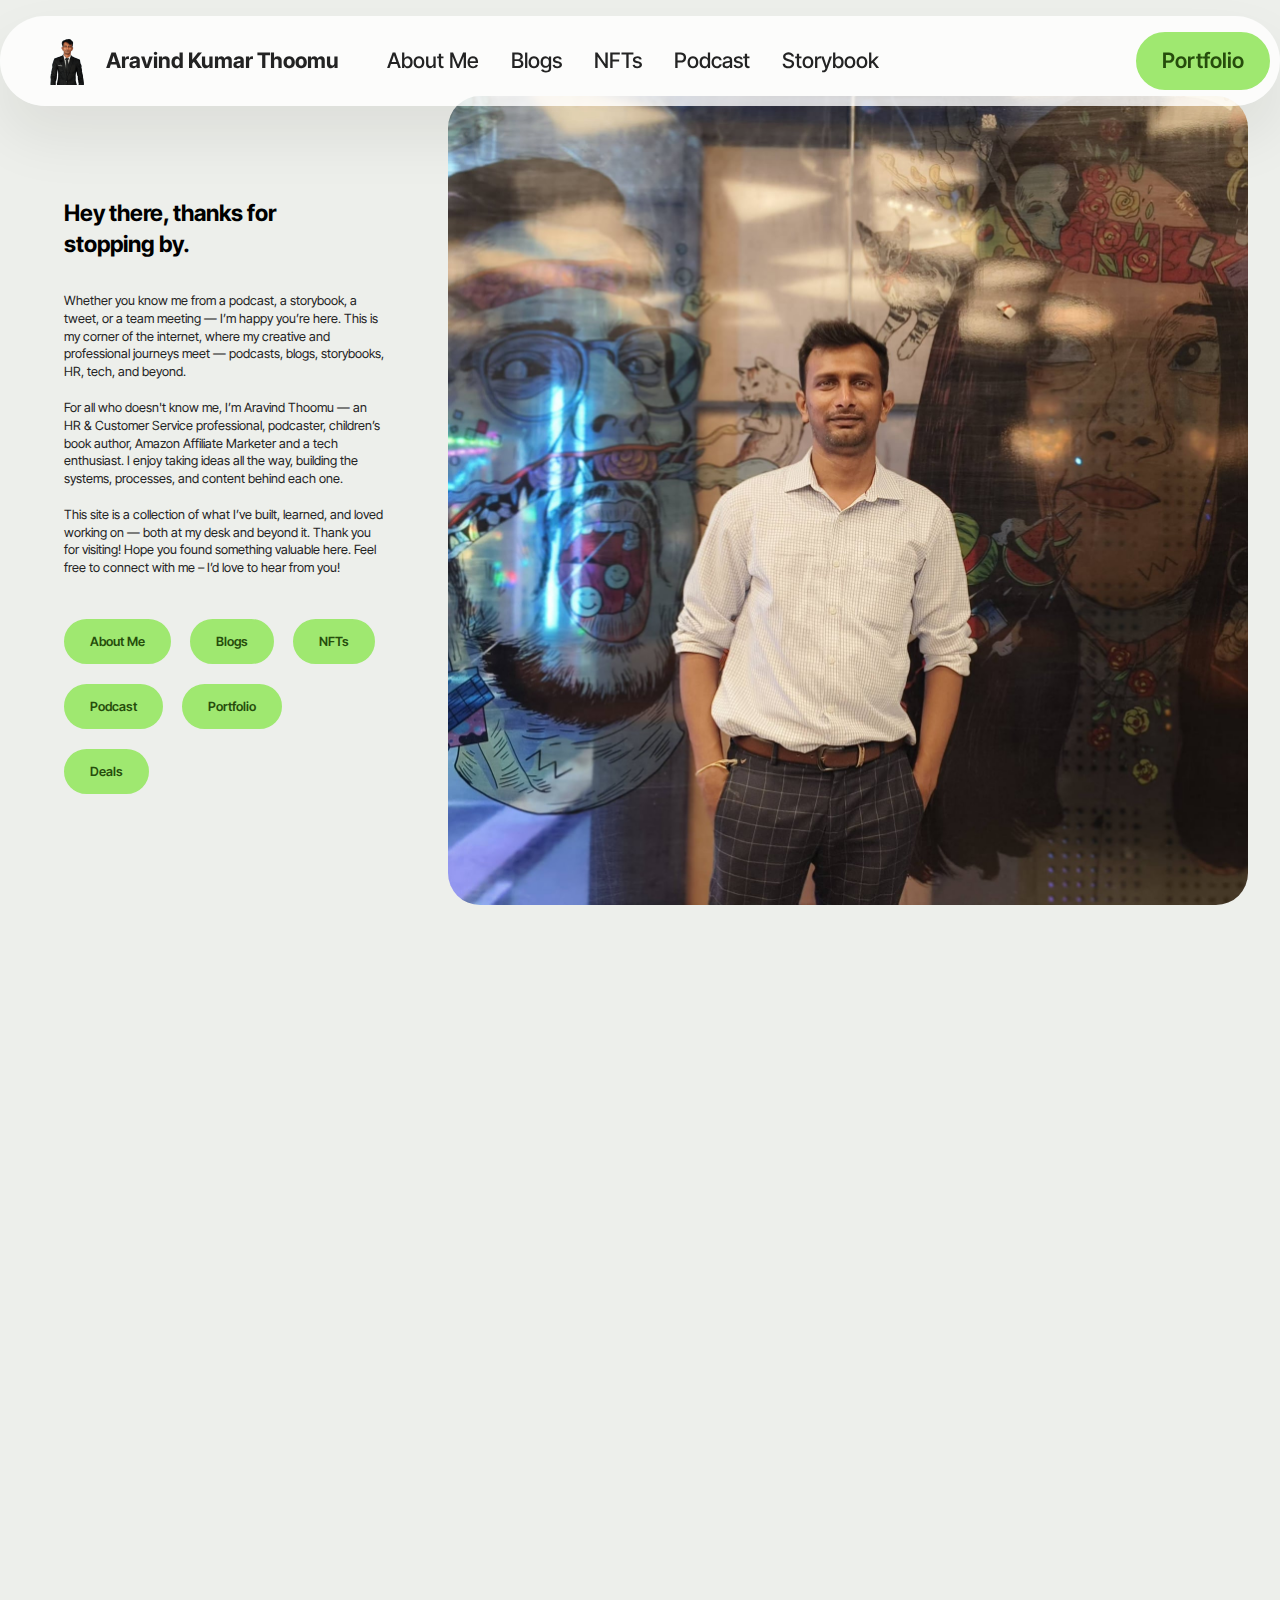
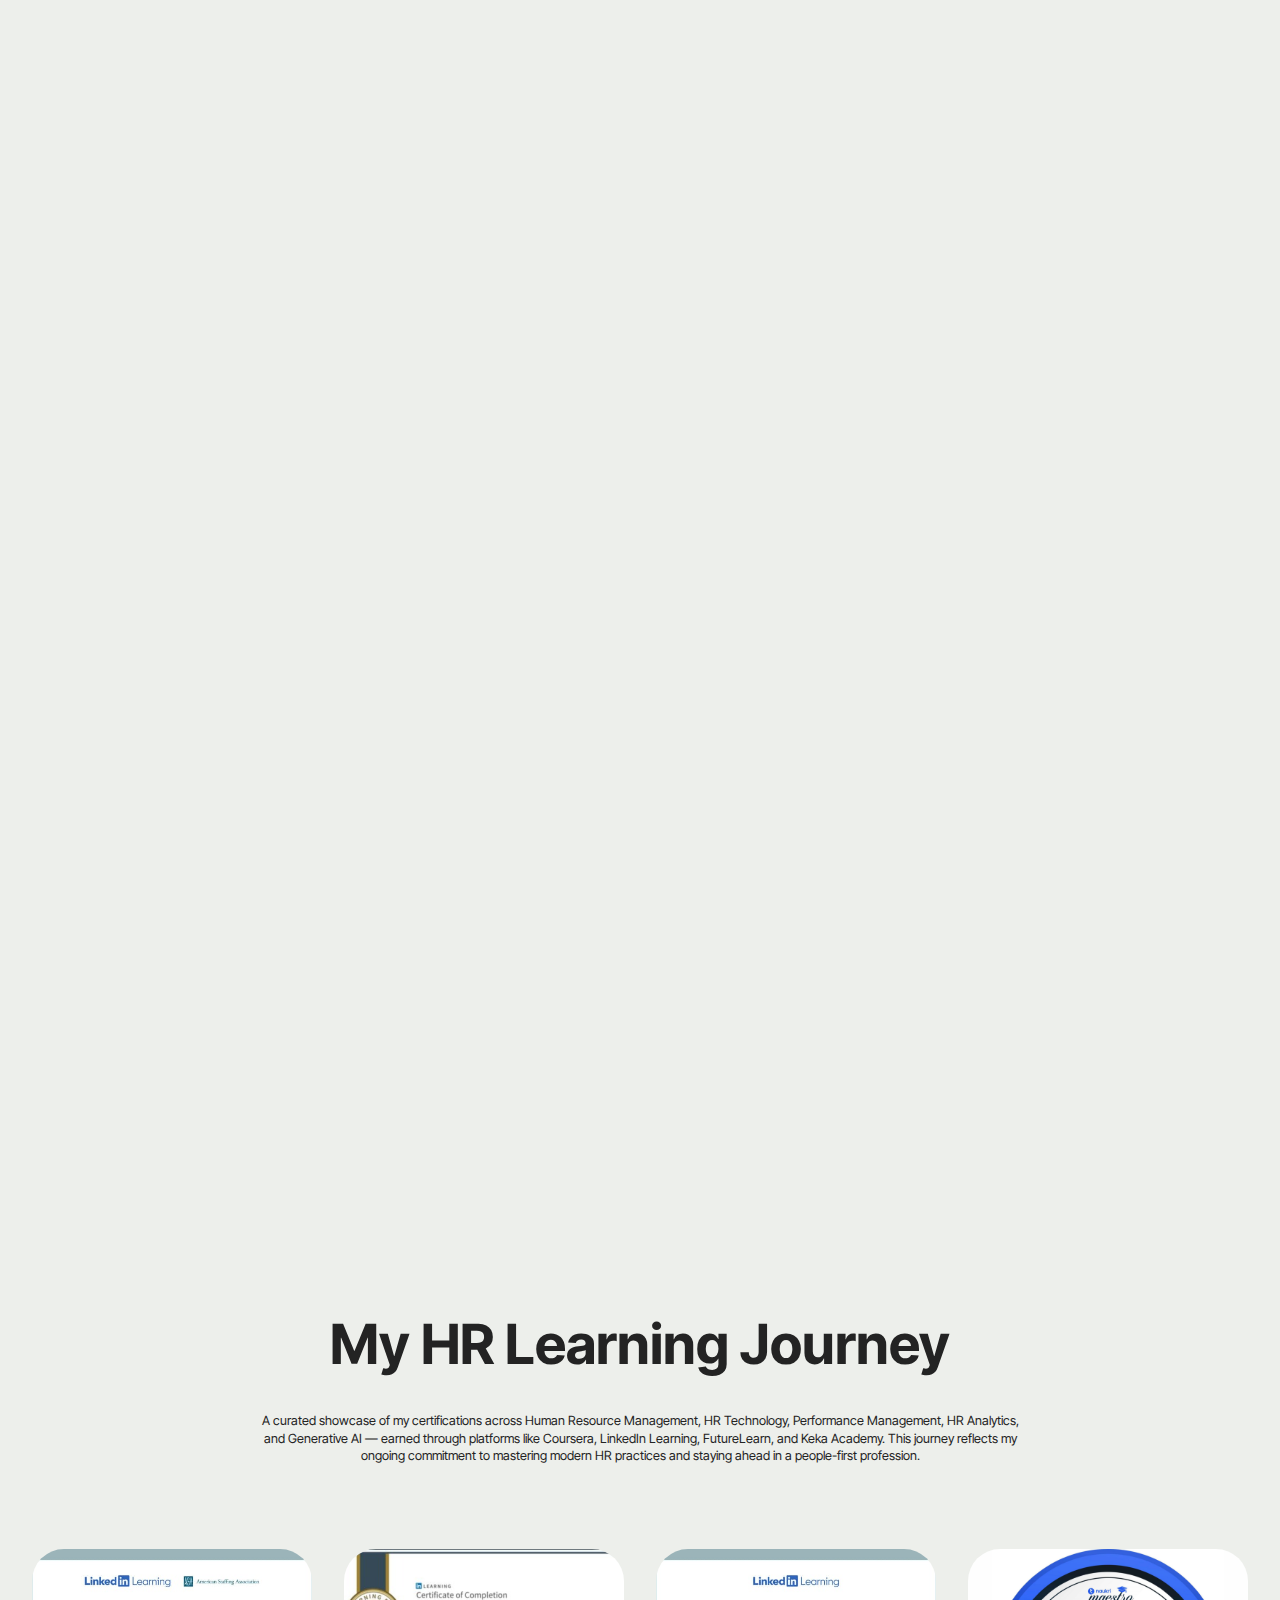
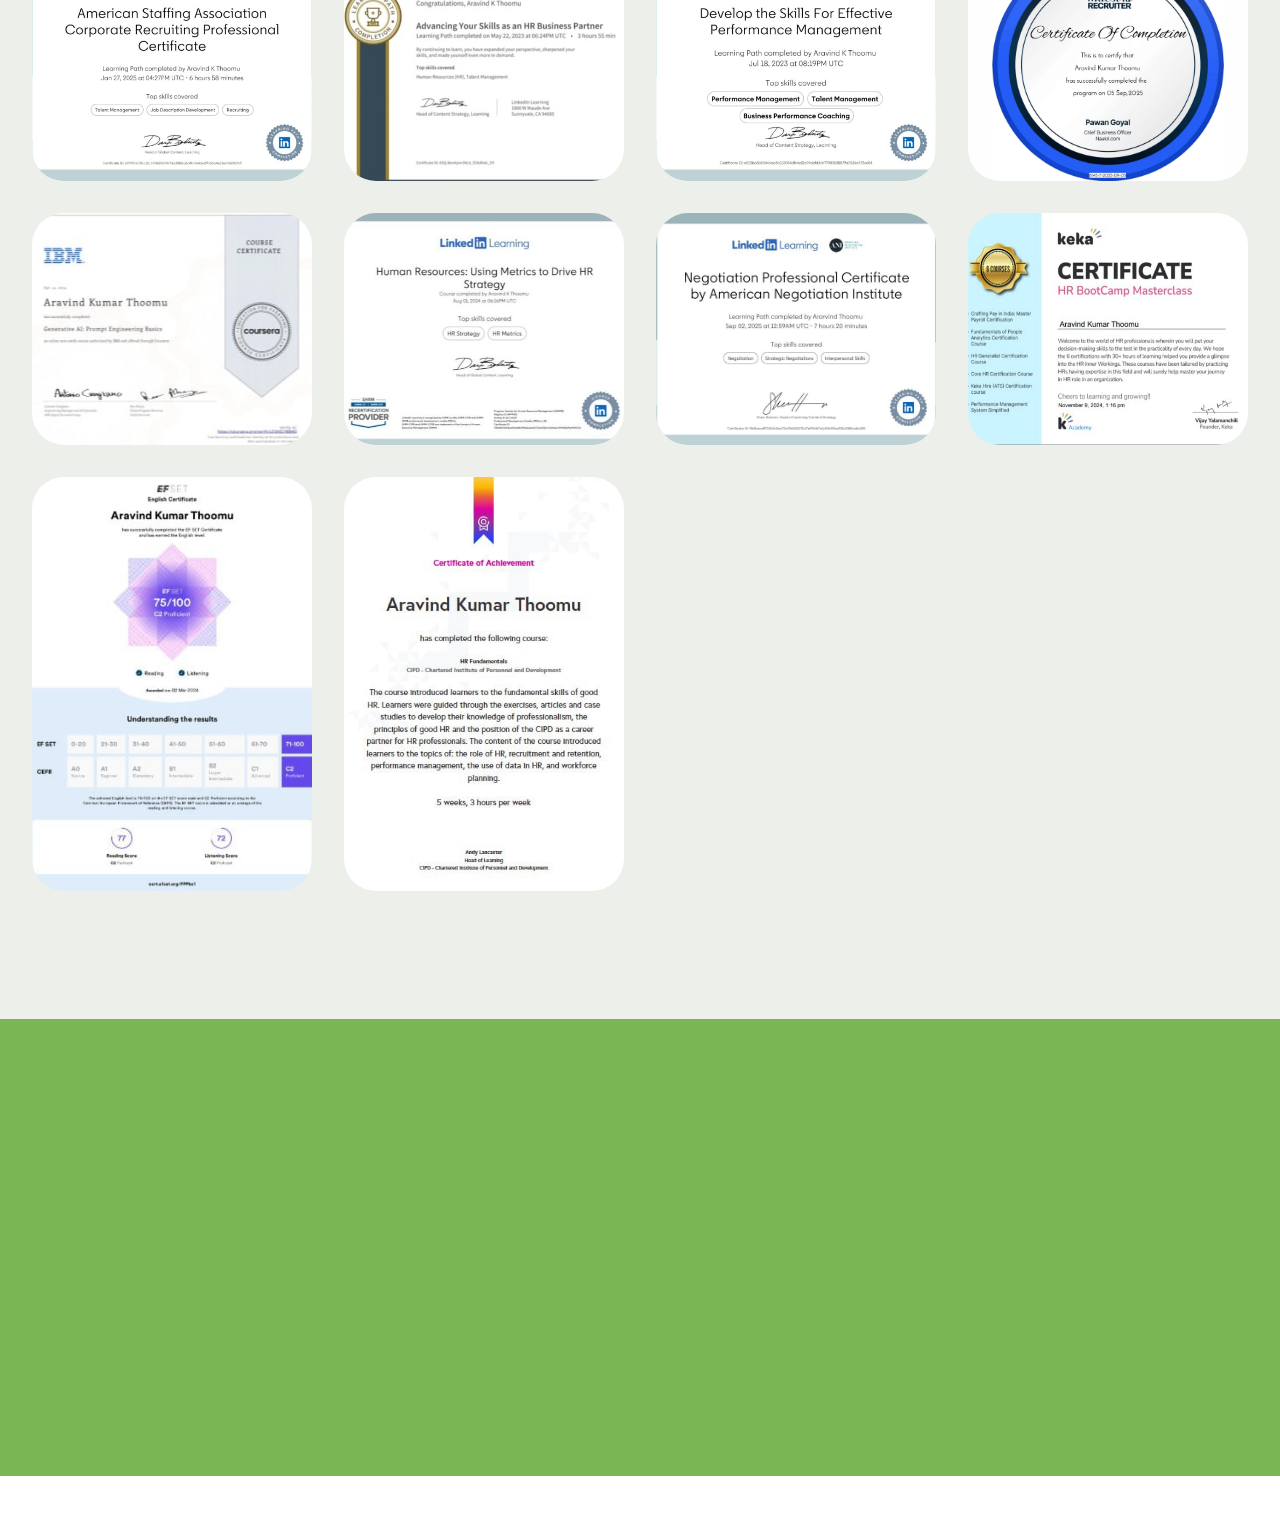
<file: index.html>
<!DOCTYPE html>
<html  >
<head>
  <!-- Site made with Mobirise Website Builder v6.0.6, https://mobirise.com -->
  <meta charset="UTF-8">
  <meta http-equiv="X-UA-Compatible" content="IE=edge">
  <meta name="generator" content="Mobirise v6.0.6, mobirise.com">
  <meta name="viewport" content="width=device-width, initial-scale=1, minimum-scale=1">
  <link rel="shortcut icon" href="assets/images/untitled-design-6-removebg-preview-96x96.png" type="image/x-icon">
  <meta name="description" content="">
  
  
  <title>Home</title>
  <link rel="stylesheet" href="assets/web/assets/mobirise-icons2/mobirise2.css">
  <link rel="stylesheet" href="assets/bootstrap/css/bootstrap.min.css">
  <link rel="stylesheet" href="assets/bootstrap/css/bootstrap-grid.min.css">
  <link rel="stylesheet" href="assets/bootstrap/css/bootstrap-reboot.min.css">
  <link rel="stylesheet" href="assets/animatecss/animate.css">
  <link rel="stylesheet" href="assets/dropdown/css/style.css">
  <link rel="stylesheet" href="assets/socicon/css/styles.css">
  <link rel="stylesheet" href="assets/theme/css/style.css">
  <link rel="preload" href="https://fonts.googleapis.com/css?family=Inter+Tight:100,200,300,400,500,600,700,800,900,100i,200i,300i,400i,500i,600i,700i,800i,900i&display=swap" as="style" onload="this.onload=null;this.rel='stylesheet'">
  <noscript><link rel="stylesheet" href="https://fonts.googleapis.com/css?family=Inter+Tight:100,200,300,400,500,600,700,800,900,100i,200i,300i,400i,500i,600i,700i,800i,900i&display=swap"></noscript>
  <link rel="preload" as="style" href="assets/mobirise/css/mbr-additional.css?v=31BIpY"><link rel="stylesheet" href="assets/mobirise/css/mbr-additional.css?v=31BIpY" type="text/css">

  
  
  
</head>
<body>
  
  <section data-bs-version="5.1" class="menu menu1 cid-uT6FuX7B9t" once="menu" id="menu01-0">
	

	<nav class="navbar navbar-dropdown navbar-fixed-top navbar-expand-lg">
		<div class="container">
			<div class="navbar-brand">
				<span class="navbar-logo">
					<a href="https://mobiri.se">
						<img src="assets/images/untitled-design-6-removebg-preview-96x96.png" alt="Mobirise Website Builder" style="height: 3rem;">
					</a>
				</span>
				<span class="navbar-caption-wrap"><a class="navbar-caption text-black text-primary display-4" href="index.html#header01-4">Aravind Kumar Thoomu</a></span>
			</div>
			<button class="navbar-toggler" type="button" data-toggle="collapse" data-bs-toggle="collapse" data-target="#navbarSupportedContent" data-bs-target="#navbarSupportedContent" aria-controls="navbarNavAltMarkup" aria-expanded="false" aria-label="Toggle navigation">
				<div class="hamburger">
					<span></span>
					<span></span>
					<span></span>
					<span></span>
				</div>
			</button>
			<div class="collapse navbar-collapse" id="navbarSupportedContent">
				<ul class="navbar-nav nav-dropdown" data-app-modern-menu="true"><li class="nav-item">
						<a class="nav-link link text-black text-primary display-4" href="index.html#header01-5">About Me</a>
					</li>
					<li class="nav-item">
						<a class="nav-link link text-black text-primary display-4" href="https://aravindthoomu.online/blog.html" aria-expanded="false">Blogs</a>
					</li>
					<li class="nav-item">
						<a class="nav-link link text-black text-primary display-4" href="index.html#article04-8">NFTs</a>
					</li><li class="nav-item"><a class="nav-link link text-black text-primary display-4" href="https://aravindthoomu.online/podcast.html">Podcast</a></li><li class="nav-item"><a class="nav-link link text-black text-primary display-4" href="index.html#features038-f">Storybook</a></li></ul>
				
				<div class="navbar-buttons mbr-section-btn"><a class="btn btn-primary display-4" href="index.html#list06-c">Portfolio</a></div>
			</div>
		</div>
	</nav>
</section>

<section data-bs-version="5.1" class="header1 cid-uT6INL2wCn" id="header01-4">
	

	
	

	<div class="container-fluid">
		<div class="row justify-content-center">
			<div class="col-12 col-md-12 col-lg-8 image-wrapper">
				<img class="w-100" src="assets/images/img-20240430-212426-1604x1622.jpg" alt="Mobirise Website Builder">
			</div>
			<div class="col-12 col-lg col-md-12">
				<div class="text-wrapper align-left">
					<h1 class="mbr-section-title mbr-fonts-style mb-4 display-5"><strong>Hey there, thanks for
</strong><div><strong>stopping by.</strong></div></h1>
					<p class="mbr-text mbr-fonts-style mb-4 display-7">Whether you know me from a podcast, a storybook, a tweet, or a team&nbsp;meeting — I’m happy you’re here. This is my corner of the internet, where my&nbsp;creative and professional journeys meet — podcasts, blogs, storybooks, HR,&nbsp;tech, and beyond.
<br>
<br>For all who doesn't know me, I’m Aravind Thoomu — an HR &amp; Customer Service professional, podcaster,&nbsp;children’s book author, Amazon Affiliate Marketer and a tech enthusiast. I enjoy taking ideas all the way, building the systems, processes, and content behind each one.
<br><br>This site is a collection of what I’ve built, learned, and loved working on — both&nbsp;at my desk and beyond it. Thank you for visiting! Hope you found something&nbsp;valuable here. Feel free to connect with me – I’d love to hear from you!<br></p>
					<div class="mbr-section-btn mt-3"><a class="btn btn-primary display-7" href="index.html#header01-5">About Me</a> <a class="btn btn-primary display-7" href="https://aravindthoomu.online/blog.html">Blogs</a> <a class="btn btn-primary display-7" href="index.html#article04-8">NFTs</a> <a class="btn btn-primary display-7" href="https://aravindthoomu.online/podcast.html">Podcast</a> <a class="btn btn-primary display-7" href="index.html#list06-c">Portfolio</a> <a class="btn btn-primary display-7" href="https://aravindthoomu.online/deals.html">Deals</a></div>
				</div>
			</div>
		</div>
	</div>
</section>

<section data-bs-version="5.1" class="header1 cid-uT6KRgUOqK" id="header01-5">
	

	
	

	<div class="container-fluid">
		<div class="row justify-content-center">
			<div class="col-12 col-md-12 col-lg-8 image-wrapper">
				<img class="w-100" src="assets/images/img-960-1604x1069.jpg" alt="Mobirise Website Builder">
			</div>
			<div class="col-12 col-lg col-md-12">
				<div class="text-wrapper align-left">
					<h1 class="mbr-section-title mbr-fonts-style mb-4 display-5"><strong>Hey, I'm Aravind
</strong><div><strong>Kumar Thoomu</strong></div></h1>
					<p class="mbr-text mbr-fonts-style mb-4 display-7">While my full name sits at the top, feel free to just call me Aravind. I’m an HR &amp;&nbsp;Customer Service professional, blogger, podcast host, storybook author, NFT&nbsp;creator, and tech enthusiast. 
<br>
<br>My work spans performance management, employee engagement, digital&nbsp;storytelling, and building communities that thrive on optimism and&nbsp;meaningful conversations.
<br><br><strong>What I Do:</strong><br>From resolving HR challenges to hosting a career-focused podcast series,&nbsp;my work sits at the intersection of people, process, purpose, and&nbsp; performance.
<br>
<br>
<br><strong>My Background:</strong><strong><br></strong>* 10+ years of experience across HR, customer service, &amp; digital marketing
<br>* PG Diploma in Computer Science – Griffith College, Dublin
<br>* Worked in India &amp; Ireland in industries from food, wellness to technology.
<br>
<br>
<br>I believe we’re all capable of wearing multiple hats and I’ve made it a point to&nbsp;explore every path that sparked my curiosity.<br></p>
					<div class="mbr-section-btn mt-3"><a class="btn btn-primary display-7" href="index.html#header01-4">Home</a> <a class="btn btn-primary display-7" href="https://aravindthoomu.online/blog.html">Blogs</a> <a class="btn btn-primary display-7" href="index.html#article04-8">NFTs</a> <a class="btn btn-primary display-7" href="https://aravindthoomu.online/podcast.html">Podcast</a> <a class="btn btn-primary display-7" href="index.html#list06-c">Portfolio</a> <a class="btn btn-primary display-7" href="index.html#article01-a">Books</a></div>
				</div>
			</div>
		</div>
	</div>
</section>

<section data-bs-version="5.1" class="start article4 cid-uT6TF8WrOd" id="article04-8">
	

	
	

	<div class="container">
		<div class="row justify-content-center">
			<div class="col-12 col-md-12 col-lg-6 image-wrapper">
				<img class="w-100" src="assets/images/untitled20design2012-1080x1080.png" alt="Mobirise Website Builder">
			</div>
			<div class="col-12 col-md-12 col-lg">
				<div class="text-wrapper align-left">
					<h1 class="mbr-section-title mbr-fonts-style mb-4 display-5"><strong>Digital Collectibles That Tell A Story!</strong></h1>
					<p class="mbr-text mbr-fonts-style mb-4 display-7"><strong>What are NFTs?
</strong><br>
<br>
<br>NFTs—Non-Fungible Tokens—are unique digital assets that live on the&nbsp;blockchain. Think of them as digital certificates of ownership—each one&nbsp;exclusive, provable, and tradable. They're not just pictures—they're a way to&nbsp;show belief in a creator’s vision, a digital collectible that can tell stories,&nbsp;connect communities, and in some cases, carry long-term value. But&nbsp;remember: always DYOR (Do Your Own Research) and verify before making&nbsp;any purchases.
<br>
<br>
<br><strong>Apex Personas: My NFT Collection</strong><br>
<br>Apex Personas and Apex Personas Unfurled are my storytelling meets NFT&nbsp;experiment—bringing characters from the children’s storybooks I’ve written&nbsp;(and those I’m yet to write) into the Web3 space. Each character is a symbol&nbsp;of human strength—preaching kindness, resilience, curiosity, and emotional&nbsp;intelligence. These NFTs aren’t just images—they’re personalities with&nbsp;purpose.
<br>
<br>
<br><em style="">The wallet linked to my OpenSea NFTs is inactive and inaccessible.  Please don’t send ETH or interact&nbsp;with any listings from that address.  Updated links will be shared soon. Stay safe &amp; always DYOR.</em></p>
					<div class="mbr-section-btn mt-3"><a class="btn btn-lg btn-success-outline display-7" href="https://mobiri.se">Coming Soon</a></div>
				</div>
			</div>
		</div>
	</div>
</section>

<section data-bs-version="5.1" class="features38 cid-uW74Ktc1hW" id="features038-f">
    

    
    

    <div class="container">
        <div class="row justify-content-center">
            <div class="col-12 col-md-12 col-lg">
                <div class="text-wrapper align-left">
                    <h1 class="mbr-section-title mbr-fonts-style mb-4 display-5"><strong>From Hobby to Heartfelt Pages!</strong></h1>
                    <p class="mbr-text align-left mbr-fonts-style mb-4 display-7">
                        What began as a simple hobby grew into a true passion — leading to the publication of my debut children’s storybook, The Adventures of Rile &amp; Coco. This engaging tale gently educates kids on the importance of using social media the right way, blending fun storytelling with valuable life lessons.
                    </p>
                    <div class="mbr-section-btn align-left mt-3"><a class="btn btn-primary display-7" href="https://amzn.to/4pmzFMf" target="_blank">Order Now</a></div>
                </div>
            </div>
            <div class="col-12 col-md-12 col-lg-6 image-wrapper">
                <img class="w-100" src="assets/images/concert20at20supertop20facebook20cover202-1187x669.png" alt="Mobirise Website Builder">
            </div>
        </div>
        <div class="row row-reverse justify-content-center">

            <div class="col-12 col-md-12 col-lg">
                <div class="text-wrapper align-left">
                    <h1 class="mbr-section-title mbr-fonts-style mb-4 display-5"><strong>Painting Positivity, One Character at a Time</strong></h1>
                    <p class="mbr-text align-left mbr-fonts-style mb-4 display-7">
                        Building on this journey, I also created a children’s coloring book, ABC's - Amazingly Beautiful Characters. Designed to instill positive human values through fun and creativity, it encourages kids to learn while expressing themselves through art.
                    </p>
                    <div class="mbr-section-btn align-left mt-3"><a class="btn btn-primary display-7" href="https://www.amazon.com/ABCs-Amazingly-Beautiful-Characters-Educational/dp/B0DJZ48GX2" target="_blank">Order Now</a></div>
                </div>
            </div>
            <div class="col-12 col-md-12 col-lg-6 image-wrapper">
                <img class="w-100" src="assets/images/yoabcs202-1187x767.png" alt="Mobirise Website Builder">
            </div>
        </div>
        
    </div>
</section>

<section data-bs-version="5.1" class="list06 cid-uT73dc2u2P" id="list06-c">
    
    <div class="container">
        <div class="col-12 mb-5 content-head">
            <h3 class="mbr-section-title mbr-fonts-style align-center mb-0 display-2">
                <strong>Work Experience</strong>
            </h3>
            
        </div>
        <div class="row justify-content-center ">
            <div class="col-12 col-lg-9">
                <div class="item features-without-image col-12 active">
                    <div class="item-wrapper">
                        <h5 class="mbr-card-title mbr-fonts-style mt-0 mb-3 display-5"><strong>Assistant Manager - HR</strong></h5>
                        <h6 class="mbr-card-subtitle mbr-fonts-style mt-0 mb-4 display-7">Sreyas Holistic Remedies, December 2023 - Present<br>
                        </h6>
                        <h6 class="mbr-card-subtitle mbr-fonts-style mt-0 mb-3 display-7">
                            <strong>Responsibilities</strong>
                        </h6>
                        <div class="counter-container mbr-text mbr-fonts-style display-7">
                            <ul>
                                <li>Drove scalable HR operations for 34+ clinics, transforming onboarding, payroll, and employee lifecycle processes using Keka HRMS.
</li><li>Designed and developed PMS frameworks—goal setting, 180-degree appraisals, feedback cycles, and leadership reporting.
</li><li>Implemented dashboards for attrition, engagement, and workforce analytics; enabled real-time CXO decision-making.
</li><li>Maintained 100% compliance on POSH, payroll, and statutory audits supporting our compliance partner. </li><li>Resolved 100+ complex employee queries every month using Keka helpdesk.
</li><li>Partnered with leadership for engagement, change management, and organizational transformation initiatives.</li><li>Worked in recruitment for corporate &amp; clinic roles (Doctors, Marketing Managers, Social Media Executives, etc.)</li>
                            </ul>
                        </div>
                        
                        
                        
                    </div>
                </div>
                <div class="item features-without-image col-12">
                    <div class="item-wrapper">
                        <h5 class="mbr-card-title mbr-fonts-style mt-0 mb-3 display-5"><strong>Human Resources Practitioner/Analyst</strong></h5>
                        <h6 class="mbr-card-subtitle mbr-fonts-style mt-0 mb-4 display-7">Global Projects – Accenture (Contract-BCForward), November 2021 – October 2023</h6>
                        <h6 class="mbr-card-subtitle mbr-fonts-style mt-0 mb-3 display-7">
                            <strong>Responsibilities</strong>
                        </h6>
                        <div class="counter-container mbr-text mbr-fonts-style display-7">
                            <ul>
                                <li>Oversaw daily HR operations for US businesses, including payroll support, benefits administration, and compliance, with a strong focus on cross-border employee issues.
</li><li>Conducted comprehensive virtual onboarding, managing an average of 60 calls daily and ensuring accurate documentation, which resulted in seamless employee integration and a 90% CSAT rating.
</li><li>Enabled seamless assistance to Accenture’s HR crisis desk during COVID-19, driving change communications, resource optimization, and dedicated Covid Helpdesk support.</li>
                            </ul>
                        </div>
                        
                        
                        
                    </div>
                </div><div class="item features-without-image col-12">
                    <div class="item-wrapper">
                        <h5 class="mbr-card-title mbr-fonts-style mt-0 mb-3 display-5"><strong>HR Recruitment &amp; Employer Branding Associate</strong></h5>
                        <h6 class="mbr-card-subtitle mbr-fonts-style mt-0 mb-4 display-7">Coastal Gateway, July 2020 – August 2021</h6>
                        <h6 class="mbr-card-subtitle mbr-fonts-style mt-0 mb-3 display-7">
                            <strong>Responsibilities</strong>
                        </h6>
                        <div class="counter-container mbr-text mbr-fonts-style display-7">
                            <ul>
                                <li>Recruited technical talent for US IT clients (Java, Data Engineering, Angular), enhancing digital sourcing strategies and EVP communications.
</li><li>Orchestrated full recruitment lifecycle by actively screening, sourcing, scheduling interviews, conducting coding tests, negotiating salaries, and managing offer letters.
</li><li>Crafted senior-level job descriptions (Java, Angular, Data Engineers; 5–10 years, up to 20 LPA), launched employer branding with blogs and asset packs, and grew LinkedIn presence to 300 followers—drawing high-quality applicants. Expanded brand via Medium and Instagram; initiated seamless onboarding for new hires.</li>
                            </ul>
                        </div>
                        
                        
                        
                    </div>
                </div><div class="item features-without-image col-12">
                    <div class="item-wrapper">
                        <h5 class="mbr-card-title mbr-fonts-style mt-0 mb-3 display-5"><strong>Restaurant Manager &amp; Business Growth Lead</strong></h5>
                        <h6 class="mbr-card-subtitle mbr-fonts-style mt-0 mb-4 display-7">Konkan Indian Restaurant | Dublin, August 2014 – January 2020</h6>
                        <h6 class="mbr-card-subtitle mbr-fonts-style mt-0 mb-3 display-7">
                            <strong>Responsibilities</strong>
                        </h6>
                        <div class="counter-container mbr-text mbr-fonts-style display-7">
                            <ul>
                                <li>Led a multicultural team of 15, driving strategic planning and operational improvements as Restaurant Manager. Streamlined processes and doubled sales with a diverse staff, maximizing team effectiveness and business results.
</li><li>Spearheaded staff training programs focused on upselling techniques, increasing average order value by 15% and improving customer satisfaction scores by 20% within six months through targeted skill development.
</li><li>Hired and developed staff who advanced to management, delivered lasting top performance and high customer retention. Elevated guest satisfaction, boosted positive TripAdvisor reviews, and cut complaints—strengthening team stability and business growth.</li>
                            </ul>
                        </div>
                        
                        
                        
                    </div>
                </div>
            </div>
        </div>
    </div>
</section>

<section data-bs-version="5.1" class="gallery1 mbr-gallery cid-uT76g4ZORz" id="gallery01-d">
    
    

    <div class="container-fluid">
        <div class="row justify-content-center">
            <div class="col-12 content-head">
                <div class="mb-5">
                    <h3 class="mbr-section-title mbr-fonts-style align-center m-0 display-2"><strong>My HR Learning Journey</strong></h3>
                    <h4 class="mbr-section-subtitle mbr-fonts-style align-center mb-0 mt-4 display-7">A curated showcase of my certifications across Human Resource Management, HR Technology, Performance Management, HR Analytics, and Generative AI — earned through platforms like Coursera, LinkedIn Learning, FutureLearn, and Keka Academy. This journey reflects my ongoing commitment to mastering modern HR practices and staying ahead in a people-first profession.<div><br></div><div><br></div></h4>
                </div>
            </div>
        </div>
        
        <div class="row mbr-gallery">
            <div class="col-12 col-md-6 col-lg-3 item gallery-image active">
                <div class="item-wrapper mb-3" data-toggle="modal" data-bs-toggle="modal" data-target="#v4wnv5mGFs-modal" data-bs-target="#v4wnv5mGFs-modal">
                    <img class="w-100" src="assets/images/ta-561x433.jpg" alt="Mobirise Website Builder" data-slide-to="0" data-bs-slide-to="0" data-target="#lb-v4wnv5mGFs" data-bs-target="#lb-v4wnv5mGFs">
                    <div class="icon-wrapper">
                        <span class="mobi-mbri mobi-mbri-search mbr-iconfont mbr-iconfont-btn"></span>
                    </div>
                </div>
                
            </div>
            <div class="col-12 col-md-6 col-lg-3 item gallery-image">
                <div class="item-wrapper mb-3" data-toggle="modal" data-bs-toggle="modal" data-target="#v4wnv5mGFs-modal" data-bs-target="#v4wnv5mGFs-modal">
                    <img class="w-100" src="assets/images/hrbp-561x433.jpeg" alt="Mobirise Website Builder" data-slide-to="1" data-bs-slide-to="1" data-target="#lb-v4wnv5mGFs" data-bs-target="#lb-v4wnv5mGFs">
                    <div class="icon-wrapper">
                        <span class="mobi-mbri mobi-mbri-search mbr-iconfont mbr-iconfont-btn"></span>
                    </div>
                </div>
                
            </div>
            <div class="col-12 col-md-6 col-lg-3 item gallery-image">
                <div class="item-wrapper mb-3" data-toggle="modal" data-bs-toggle="modal" data-target="#v4wnv5mGFs-modal" data-bs-target="#v4wnv5mGFs-modal">
                    <img class="w-100" src="assets/images/pms-561x433.jpg" alt="Mobirise Website Builder" data-slide-to="2" data-bs-slide-to="2" data-target="#lb-v4wnv5mGFs" data-bs-target="#lb-v4wnv5mGFs">
                    <div class="icon-wrapper">
                        <span class="mobi-mbri mobi-mbri-search mbr-iconfont mbr-iconfont-btn"></span>
                    </div>
                </div>
                
            </div>
            <div class="col-12 col-md-6 col-lg-3 item gallery-image">
                <div class="item-wrapper mb-3" data-toggle="modal" data-bs-toggle="modal" data-target="#v4wnv5mGFs-modal" data-bs-target="#v4wnv5mGFs-modal">
                    <img class="w-100" src="assets/images/certificate-naukri-maestro-recruitment-program-fundamental-level-aravind-kumar-thoomu-3300x2550.jpg" alt="Mobirise Website Builder" data-slide-to="3" data-bs-slide-to="3" data-target="#lb-v4wnv5mGFs" data-bs-target="#lb-v4wnv5mGFs">
                    <div class="icon-wrapper">
                        <span class="mobi-mbri mobi-mbri-search mbr-iconfont mbr-iconfont-btn"></span>
                    </div>
                </div>
                
            </div>
            
            
            
            <div class="col-12 col-md-6 col-lg-3 item gallery-image">
                <div class="item-wrapper mb-3" data-toggle="modal" data-bs-toggle="modal" data-target="#v4wnv5mGFs-modal" data-bs-target="#v4wnv5mGFs-modal">
                    <img class="w-100" src="assets/images/gen20ai-561x294.jpeg" alt="Mobirise Website Builder" data-slide-to="4" data-bs-slide-to="4" data-target="#lb-v4wnv5mGFs" data-bs-target="#lb-v4wnv5mGFs">
                    <div class="icon-wrapper">
                        <span class="mobi-mbri mobi-mbri-search mbr-iconfont mbr-iconfont-btn"></span>
                    </div>
                </div>
                
            </div><div class="col-12 col-md-6 col-lg-3 item gallery-image">
                <div class="item-wrapper mb-3" data-toggle="modal" data-bs-toggle="modal" data-target="#v4wnv5mGFs-modal" data-bs-target="#v4wnv5mGFs-modal">
                    <img class="w-100" src="assets/images/people20analytics-561x428.jpeg" alt="Mobirise Website Builder" data-slide-to="5" data-bs-slide-to="5" data-target="#lb-v4wnv5mGFs" data-bs-target="#lb-v4wnv5mGFs">
                    <div class="icon-wrapper">
                        <span class="mobi-mbri mobi-mbri-search mbr-iconfont mbr-iconfont-btn"></span>
                    </div>
                </div>
                
            </div><div class="col-12 col-md-6 col-lg-3 item gallery-image">
                <div class="item-wrapper mb-3" data-toggle="modal" data-bs-toggle="modal" data-target="#v4wnv5mGFs-modal" data-bs-target="#v4wnv5mGFs-modal">
                    <img class="w-100" src="assets/images/negotiation-702x540.jpg" alt="Mobirise Website Builder" data-slide-to="6" data-bs-slide-to="6" data-target="#lb-v4wnv5mGFs" data-bs-target="#lb-v4wnv5mGFs">
                    <div class="icon-wrapper">
                        <span class="mobi-mbri mobi-mbri-search mbr-iconfont mbr-iconfont-btn"></span>
                    </div>
                </div>
                
            </div><div class="col-12 col-md-6 col-lg-3 item gallery-image">
                <div class="item-wrapper mb-3" data-toggle="modal" data-bs-toggle="modal" data-target="#v4wnv5mGFs-modal" data-bs-target="#v4wnv5mGFs-modal">
                    <img class="w-100" src="assets/images/keka-561x430.jpg" alt="Mobirise Website Builder" data-slide-to="7" data-bs-slide-to="7" data-target="#lb-v4wnv5mGFs" data-bs-target="#lb-v4wnv5mGFs">
                    <div class="icon-wrapper">
                        <span class="mobi-mbri mobi-mbri-search mbr-iconfont mbr-iconfont-btn"></span>
                    </div>
                </div>
                
            </div><div class="col-12 col-md-6 col-lg-3 item gallery-image">
                <div class="item-wrapper mb-3" data-toggle="modal" data-bs-toggle="modal" data-target="#v4wnv5mGFs-modal" data-bs-target="#v4wnv5mGFs-modal">
                    <img class="w-100" src="assets/images/ef20set-346x492.jpg" alt="Mobirise Website Builder" data-slide-to="8" data-bs-slide-to="8" data-target="#lb-v4wnv5mGFs" data-bs-target="#lb-v4wnv5mGFs">
                    <div class="icon-wrapper">
                        <span class="mobi-mbri mobi-mbri-search mbr-iconfont mbr-iconfont-btn"></span>
                    </div>
                </div>
                
            </div><div class="col-12 col-md-6 col-lg-3 item gallery-image">
                <div class="item-wrapper mb-3" data-toggle="modal" data-bs-toggle="modal" data-target="#v4wnv5mGFs-modal" data-bs-target="#v4wnv5mGFs-modal">
                    <img class="w-100" src="assets/images/hr-486x560.jpg" alt="Mobirise Website Builder" data-slide-to="9" data-bs-slide-to="9" data-target="#lb-v4wnv5mGFs" data-bs-target="#lb-v4wnv5mGFs">
                    <div class="icon-wrapper">
                        <span class="mobi-mbri mobi-mbri-search mbr-iconfont mbr-iconfont-btn"></span>
                    </div>
                </div>
                
            </div>
        </div>

        <div class="modal mbr-slider" tabindex="-1" role="dialog" aria-hidden="true" id="v4wnv5mGFs-modal">
            <div class="modal-dialog" role="document">
                <div class="modal-content">
                    <div class="modal-body">
                        <div class="carousel slide" data-pause="false" data-bs-pause="false" id="lb-v4wnv5mGFs" data-interval="5000" data-bs-interval="5000">
                            <div class="carousel-inner">
                                <div class="carousel-item active">
                                    <img class="d-block w-100" src="assets/images/ta-561x433.jpg" alt="Mobirise Website Builder">
                                </div>
                                <div class="carousel-item">
                                    <img class="d-block w-100" src="assets/images/hrbp-561x433.jpeg" alt="Mobirise Website Builder">
                                </div>
                                <div class="carousel-item">
                                    <img class="d-block w-100" src="assets/images/pms-561x433.jpg" alt="Mobirise Website Builder">
                                </div>
                                <div class="carousel-item">
                                    <img class="d-block w-100" src="assets/images/certificate-naukri-maestro-recruitment-program-fundamental-level-aravind-kumar-thoomu-3300x2550.jpg" alt="Mobirise Website Builder">
                                </div>
                                
                                
                                
                                <div class="carousel-item">
                                    <img class="d-block w-100" src="assets/images/gen20ai-561x294.jpeg" alt="Mobirise Website Builder">
                                </div><div class="carousel-item">
                                    <img class="d-block w-100" src="assets/images/people20analytics-561x428.jpeg" alt="Mobirise Website Builder">
                                </div><div class="carousel-item">
                                    <img class="d-block w-100" src="assets/images/negotiation-702x540.jpg" alt="Mobirise Website Builder">
                                </div><div class="carousel-item">
                                    <img class="d-block w-100" src="assets/images/keka-561x430.jpg" alt="Mobirise Website Builder">
                                </div><div class="carousel-item">
                                    <img class="d-block w-100" src="assets/images/ef20set-346x492.jpg" alt="Mobirise Website Builder">
                                </div><div class="carousel-item">
                                    <img class="d-block w-100" src="assets/images/hr-486x560.jpg" alt="Mobirise Website Builder">
                                </div>
                            </div>
                            <ol class="carousel-indicators">
                                <li data-slide-to="0" data-bs-slide-to="0" class="active" data-target="#lb-v4wnv5mGFs" data-bs-target="#lb-v4wnv5mGFs"></li><li data-slide-to="1" data-bs-slide-to="1" class="" data-target="#lb-v4wnv5mGFs" data-bs-target="#lb-v4wnv5mGFs"></li>
                                <li data-slide-to="2" data-bs-slide-to="2" data-target="#lb-v4wnv5mGFs" data-bs-target="#lb-v4wnv5mGFs"></li>
                                <li data-slide-to="3" data-bs-slide-to="3" data-target="#lb-v4wnv5mGFs" data-bs-target="#lb-v4wnv5mGFs"></li>
                                <li data-slide-to="4" data-bs-slide-to="4" data-target="#lb-v4wnv5mGFs" data-bs-target="#lb-v4wnv5mGFs"></li>
                                <li data-slide-to="5" data-bs-slide-to="5" data-target="#lb-v4wnv5mGFs" data-bs-target="#lb-v4wnv5mGFs"></li><li data-slide-to="6" data-bs-slide-to="6" data-target="#lb-v4wnv5mGFs" data-bs-target="#lb-v4wnv5mGFs"></li>
                                <li data-slide-to="7" data-bs-slide-to="7" data-target="#lb-v4wnv5mGFs" data-bs-target="#lb-v4wnv5mGFs"></li>
                                <li data-slide-to="8" data-bs-slide-to="8" data-target="#lb-v4wnv5mGFs" data-bs-target="#lb-v4wnv5mGFs"></li><li data-slide-to="9" data-bs-slide-to="9" data-target="#lb-v4wnv5mGFs" data-bs-target="#lb-v4wnv5mGFs"></li>
                                
                            </ol>
                            <a role="button" href="" class="close" data-dismiss="modal" data-bs-dismiss="modal" aria-label="Close">
                            </a>
                            <a class="carousel-control-prev carousel-control" role="button" data-slide="prev" data-bs-slide="prev" href="#lb-v4wnv5mGFs">
                                <span class="mobi-mbri mobi-mbri-arrow-prev" aria-hidden="true"></span>
                                <span class="sr-only visually-hidden">Previous</span>
                            </a>
                            <a class="carousel-control-next carousel-control" role="button" data-slide="next" data-bs-slide="next" href="#lb-v4wnv5mGFs">
                                <span class="mobi-mbri mobi-mbri-arrow-next" aria-hidden="true"></span>
                                <span class="sr-only visually-hidden">Next</span>
                            </a>
                        </div>
                    </div>
                </div>
            </div>
        </div>
    </div>
</section>

<section data-bs-version="5.1" class="footer3 cid-uT7bSvX37r" once="footers" id="footer03-e">

        

    

    <div class="container">
        <div class="row">
            <div class="row-links">
                <ul class="header-menu">
                  
                  
                  
                  
                <li class="header-menu-item mbr-fonts-style display-5"><br></li><li class="header-menu-item mbr-fonts-style display-5"></li><li class="header-menu-item mbr-fonts-style display-5"><strong><em>Get in Touch :)</em></strong><div>
</div><div>For inquiries, collaborations, or feedback, you can write to me at <strong><em>info@aravindthoomu.online</em></strong></div></li><li class="header-menu-item mbr-fonts-style display-5"></li></ul>
              </div>

            <div class="col-12 mt-4">
                <div class="social-row">
                    <div class="soc-item">
                        <a href="https://www.facebook.com/AravindKThoomu/" target="_blank">
                            <span class="mbr-iconfont display-7 socicon-facebook socicon"></span>
                        </a>
                    </div>
                    <div class="soc-item">
                        <a href="https://x.com/AravindKThoomu" target="_blank">
                            <span class="mbr-iconfont socicon-twitter socicon"></span>
                        </a>
                    </div>
                    <div class="soc-item">
                        <a href="https://www.instagram.com/aravindkumarthoomu/" target="_blank">
                            <span class="mbr-iconfont socicon-instagram socicon"></span>
                        </a>
                    </div>
                    <div class="soc-item">
                        <a href="https://www.linkedin.com/in/aravind-k-thoomu/" target="_blank">
                            <span class="mbr-iconfont socicon-linkedin socicon"></span>
                        </a>
                    </div>
                    <div class="soc-item">
                        <a href="https://www.amazon.in/stores/Aravind-Kumar-Thoomu/author/B09W8NLJGS?ref=sr_ntt_srch_lnk_1&qid=1754497712&sr=1-1&isDramIntegrated=true&shoppingPortalEnabled=true" target="_blank">
                            <span class="mbr-iconfont socicon-amazon socicon"></span>
                        </a>
                    </div>
                </div>
            </div>
            <div class="col-12 mt-5">
                <p class="mbr-fonts-style copyright display-7">
                    © Copyright 2030 Mobirise - All Rights Reserved
                </p>
            </div>
        </div>
    </div>
</section><section class="display-7" style="padding: 0;align-items: center;justify-content: center;flex-wrap: wrap;    align-content: center;display: flex;position: relative;height: 4rem;"><a href="https://mobiri.se/" style="flex: 1 1;height: 4rem;position: absolute;width: 100%;z-index: 1;"><img alt="" style="height: 4rem;" src="[data-uri]"></a><p style="margin: 0;text-align: center;" class="display-7">&#8204;</p><a style="z-index:1" href="https://mobirise.com/builder/ai-website-builder.html">Free AI Website Software</a></section><script src="assets/bootstrap/js/bootstrap.bundle.min.js"></script>  <script src="assets/smoothscroll/smooth-scroll.js"></script>  <script src="assets/ytplayer/index.js"></script>  <script src="assets/dropdown/js/navbar-dropdown.js"></script>  <script src="assets/theme/js/script.js"></script>  
  
  
  <input name="animation" type="hidden">
  </body>
</html>
</file>
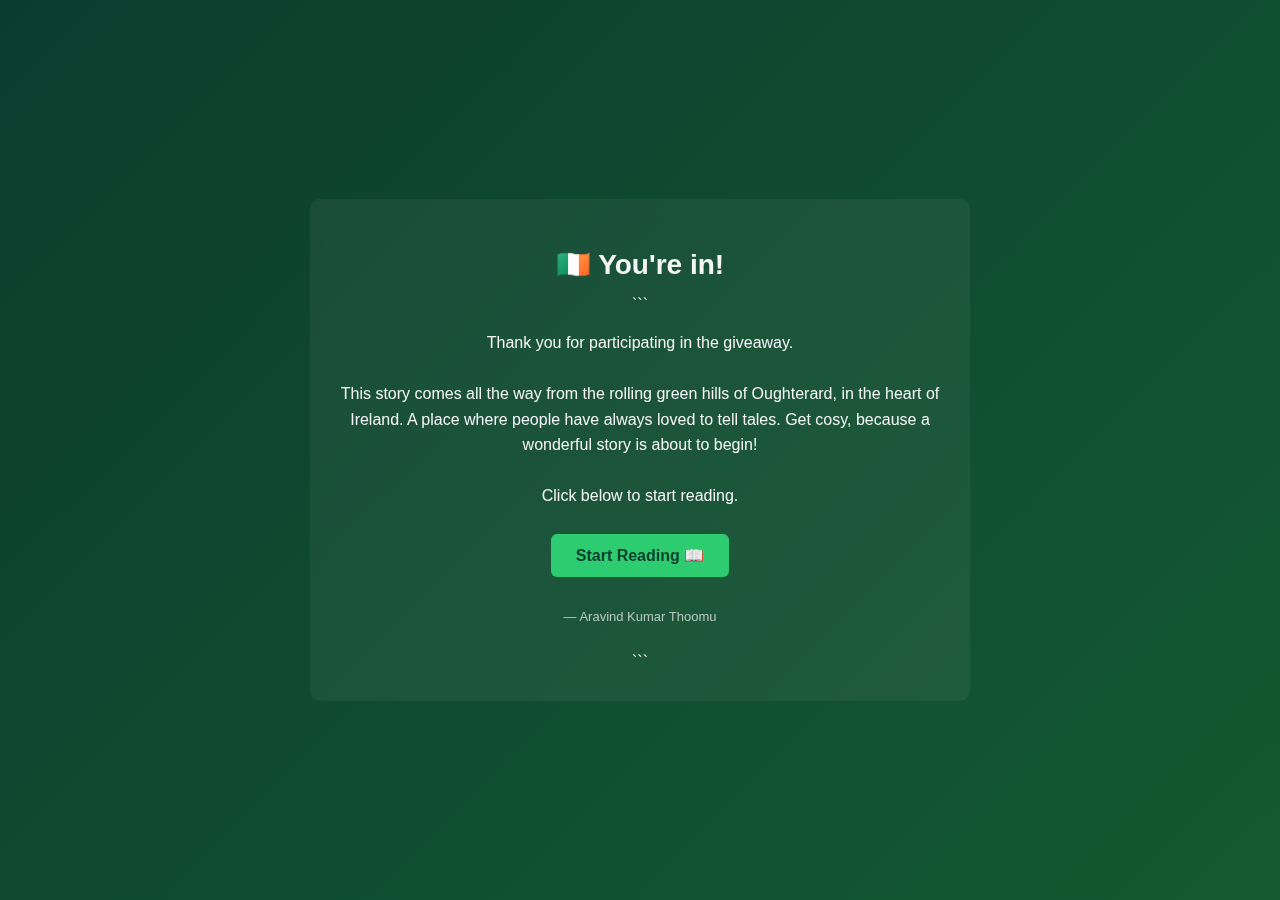
<file: giveaway/index.html>
<!DOCTYPE html>

<html lang="en">
<head>
  <meta charset="UTF-8">
  <title>Giveaway Access</title>

  <style>
    body {
      margin: 0;
      font-family: Arial, sans-serif;
      background: linear-gradient(135deg, #0b3d2e, #145a32);
      color: #f5f5f5;
      display: flex;
      align-items: center;
      justify-content: center;
      height: 100vh;
      text-align: center;
    }

    .container {
      max-width: 600px;
      padding: 30px;
      background: rgba(255, 255, 255, 0.05);
      border-radius: 10px;
      backdrop-filter: blur(6px);
    }

    h1 {
      font-size: 28px;
      margin-bottom: 15px;
    }

    p {
      font-size: 16px;
      line-height: 1.6;
      margin-bottom: 25px;
    }

    .btn {
      display: inline-block;
      padding: 12px 25px;
      background: #2ecc71;
      color: #0b3d2e;
      text-decoration: none;
      font-weight: bold;
      border-radius: 6px;
    }

    .btn:hover {
      background: #27ae60;
    }
  </style>

</head>

<body>

  <div class="container">
    <h1>🇮🇪 You're in!</h1>

```
<p>
  Thank you for participating in the giveaway.<br><br>
  This story comes all the way from the rolling green hills of Oughterard, in the heart of Ireland.
  A place where people have always loved to tell tales. Get cosy, because a wonderful story is about to begin!<br><br>
  Click below to start reading.
</p>

<a href="/storybook.html" class="btn">Start Reading 📖</a>

<p style="margin-top:30px; font-size:13px; opacity:0.7;">
  — Aravind Kumar Thoomu
</p>
```

  </div>

</body>
</html>
</file>
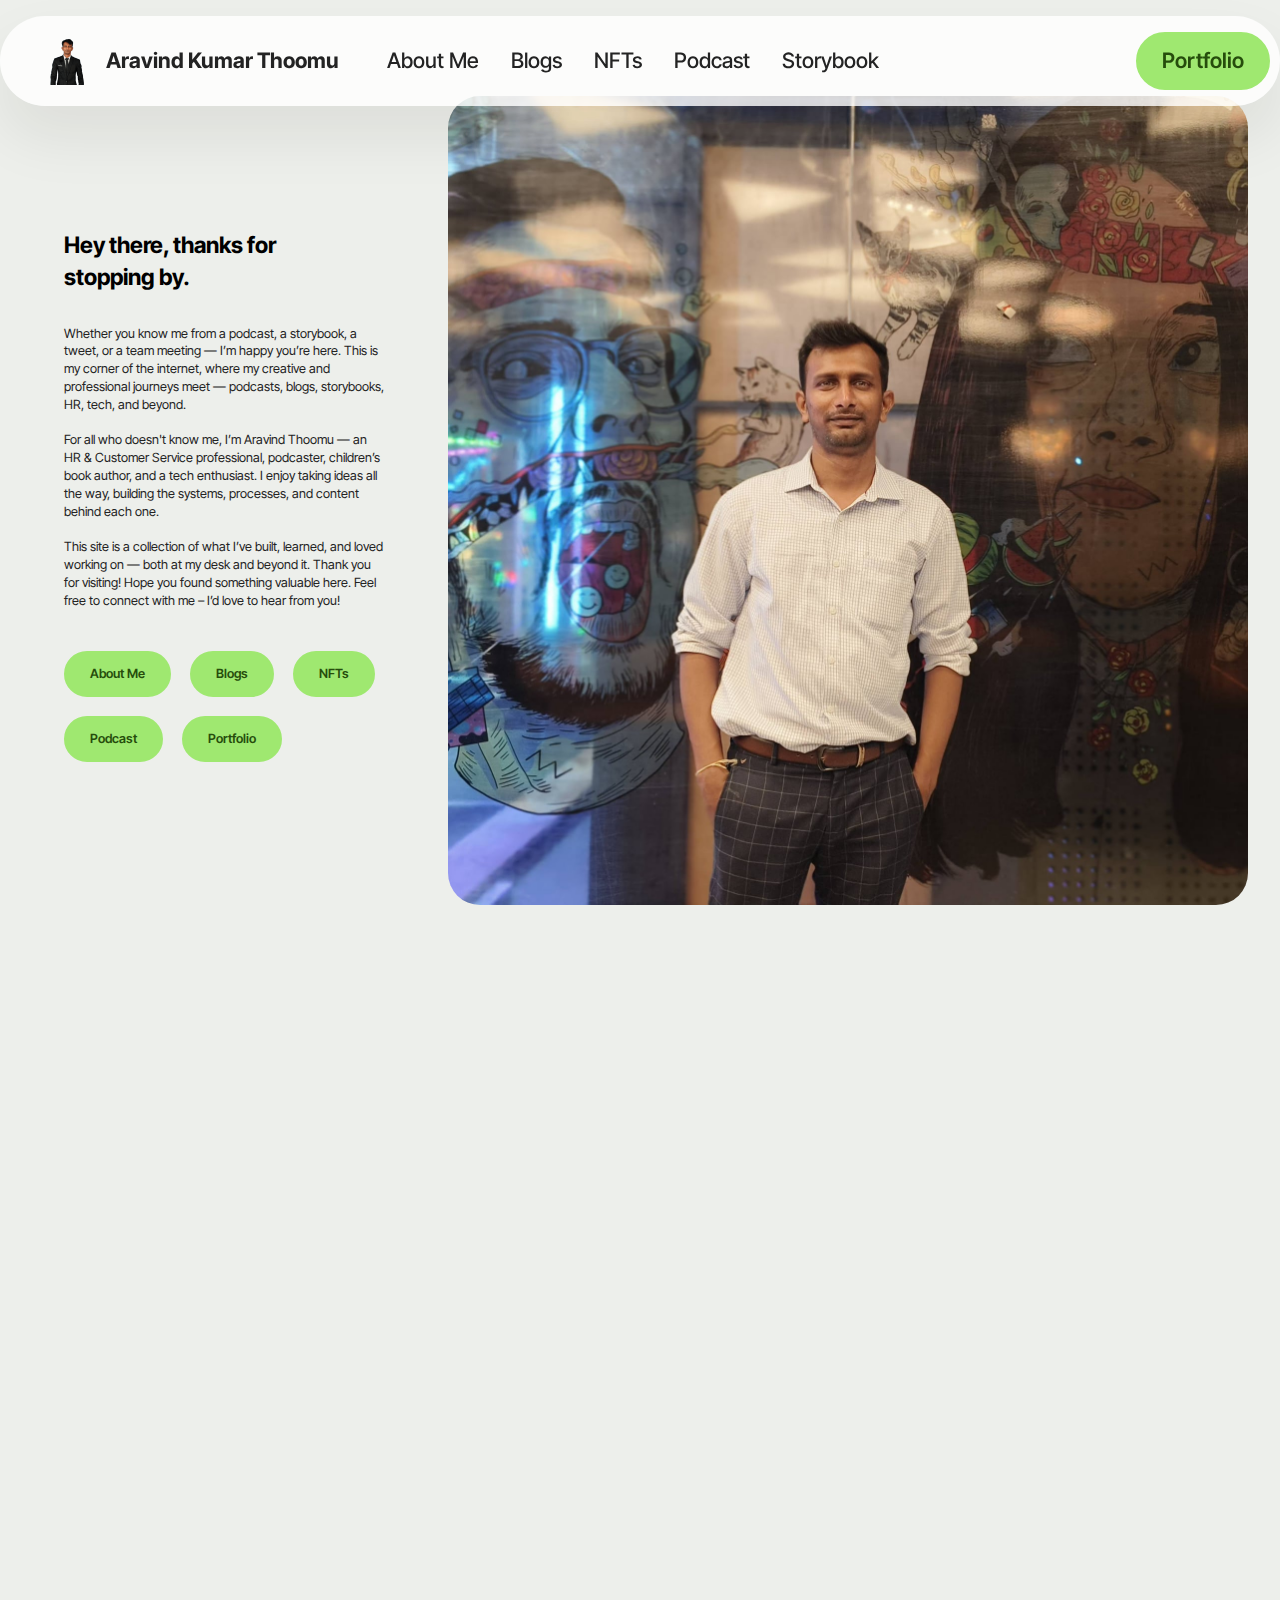
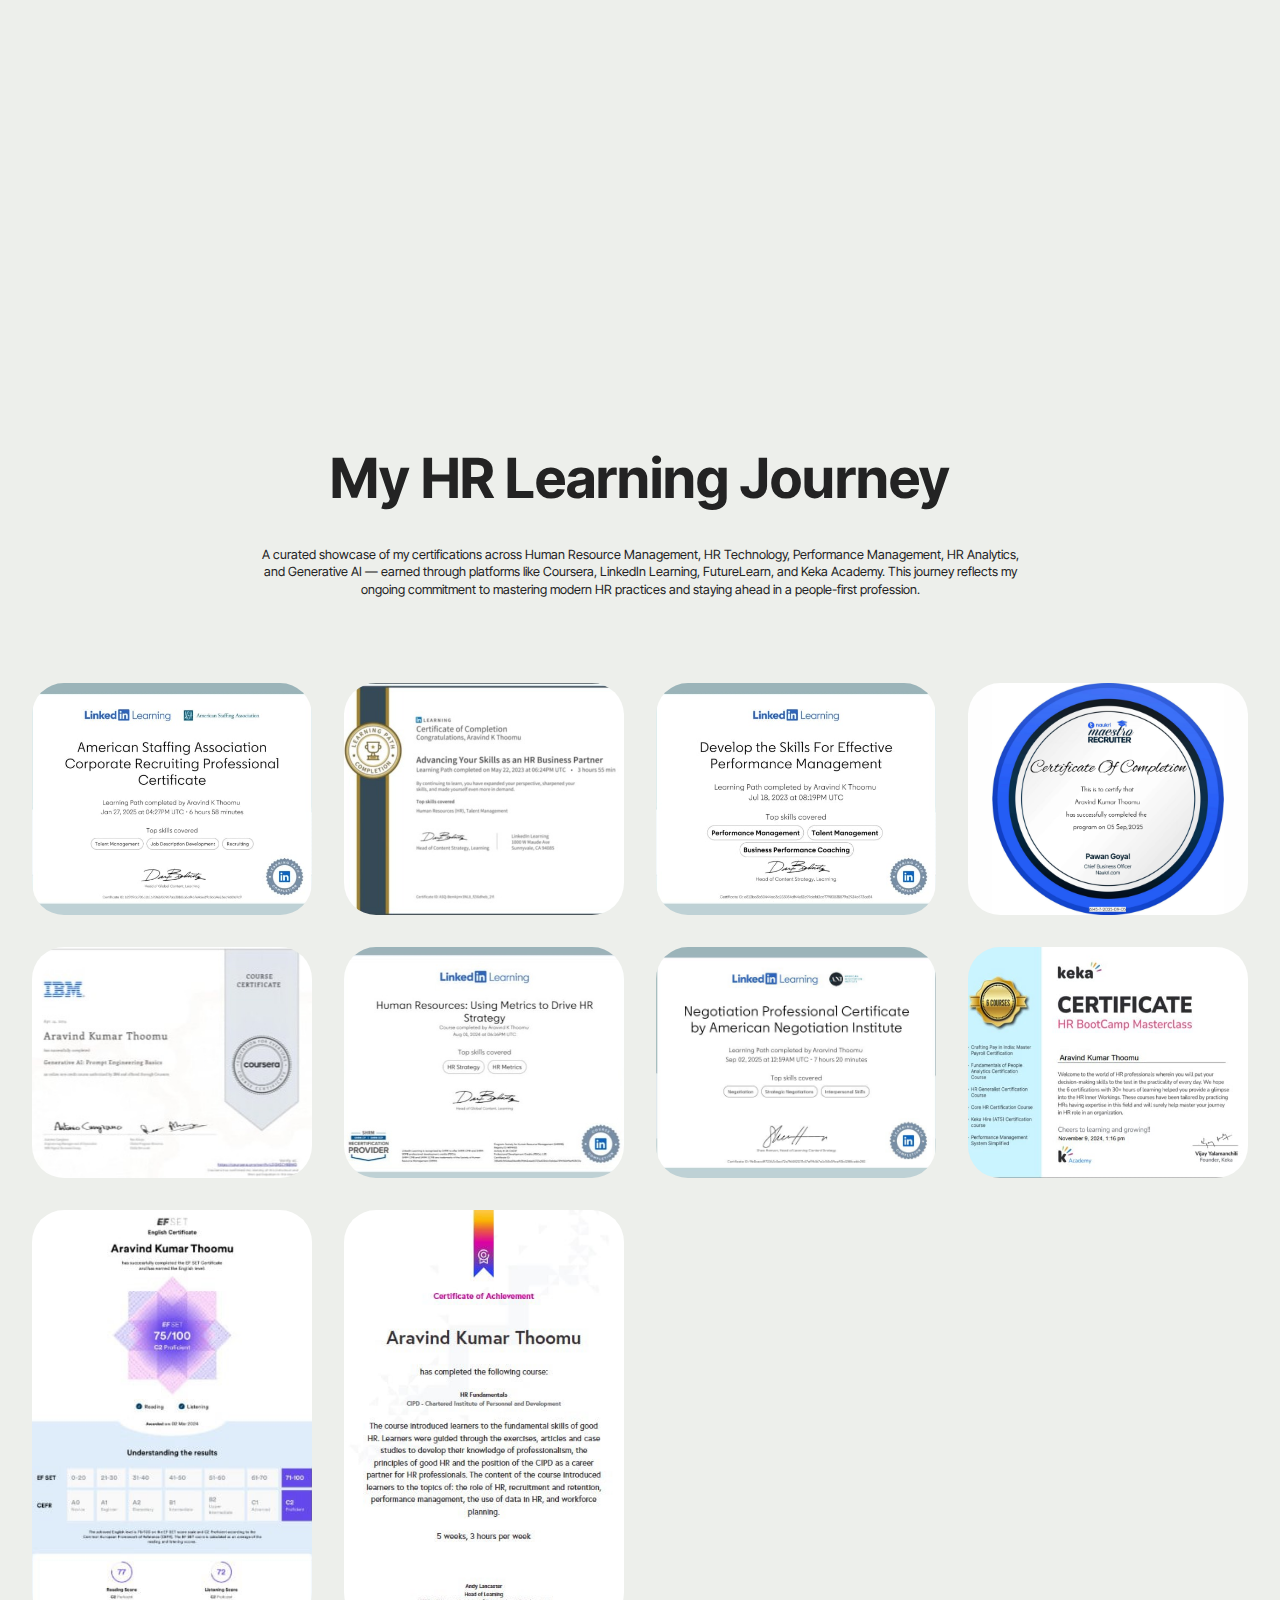
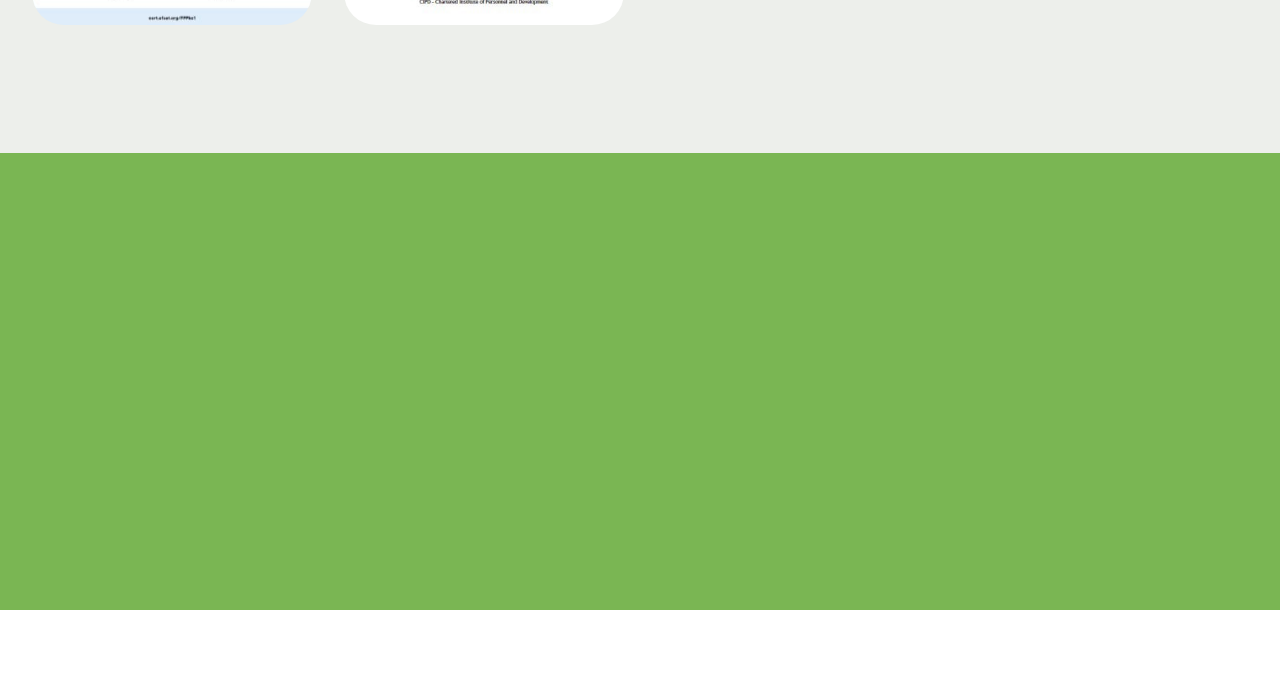
<file: Website (Podcast Updated)/index.html>
<!DOCTYPE html>
<html  >
<head>
  <!-- Site made with Mobirise Website Builder v6.0.6, https://mobirise.com -->
  <meta charset="UTF-8">
  <meta http-equiv="X-UA-Compatible" content="IE=edge">
  <meta name="generator" content="Mobirise v6.0.6, mobirise.com">
  <meta name="viewport" content="width=device-width, initial-scale=1, minimum-scale=1">
  <link rel="shortcut icon" href="assets/images/untitled-design-6-removebg-preview-96x96.png" type="image/x-icon">
  <meta name="description" content="">
  
  
  <title>Home</title>
  <link rel="stylesheet" href="assets/web/assets/mobirise-icons2/mobirise2.css">
  <link rel="stylesheet" href="assets/bootstrap/css/bootstrap.min.css">
  <link rel="stylesheet" href="assets/bootstrap/css/bootstrap-grid.min.css">
  <link rel="stylesheet" href="assets/bootstrap/css/bootstrap-reboot.min.css">
  <link rel="stylesheet" href="assets/animatecss/animate.css">
  <link rel="stylesheet" href="assets/dropdown/css/style.css">
  <link rel="stylesheet" href="assets/socicon/css/styles.css">
  <link rel="stylesheet" href="assets/theme/css/style.css">
  <link rel="preload" href="https://fonts.googleapis.com/css?family=Inter+Tight:100,200,300,400,500,600,700,800,900,100i,200i,300i,400i,500i,600i,700i,800i,900i&display=swap" as="style" onload="this.onload=null;this.rel='stylesheet'">
  <noscript><link rel="stylesheet" href="https://fonts.googleapis.com/css?family=Inter+Tight:100,200,300,400,500,600,700,800,900,100i,200i,300i,400i,500i,600i,700i,800i,900i&display=swap"></noscript>
  <link rel="preload" as="style" href="assets/mobirise/css/mbr-additional.css?v=xgjIep"><link rel="stylesheet" href="assets/mobirise/css/mbr-additional.css?v=xgjIep" type="text/css">

  
  
  
</head>
<body>
  
  <section data-bs-version="5.1" class="menu menu1 cid-uT6FuX7B9t" once="menu" id="menu01-0">
	

	<nav class="navbar navbar-dropdown navbar-fixed-top navbar-expand-lg">
		<div class="container">
			<div class="navbar-brand">
				<span class="navbar-logo">
					<a href="https://mobiri.se">
						<img src="assets/images/untitled-design-6-removebg-preview-96x96.png" alt="Mobirise Website Builder" style="height: 3rem;">
					</a>
				</span>
				<span class="navbar-caption-wrap"><a class="navbar-caption text-black text-primary display-4" href="index.html#header01-4">Aravind Kumar Thoomu</a></span>
			</div>
			<button class="navbar-toggler" type="button" data-toggle="collapse" data-bs-toggle="collapse" data-target="#navbarSupportedContent" data-bs-target="#navbarSupportedContent" aria-controls="navbarNavAltMarkup" aria-expanded="false" aria-label="Toggle navigation">
				<div class="hamburger">
					<span></span>
					<span></span>
					<span></span>
					<span></span>
				</div>
			</button>
			<div class="collapse navbar-collapse" id="navbarSupportedContent">
				<ul class="navbar-nav nav-dropdown" data-app-modern-menu="true"><li class="nav-item">
						<a class="nav-link link text-black text-primary display-4" href="index.html#header01-5">About Me</a>
					</li>
					<li class="nav-item">
						<a class="nav-link link text-black text-primary display-4" href="index.html#features03-6" aria-expanded="false">Blogs</a>
					</li>
					<li class="nav-item">
						<a class="nav-link link text-black text-primary display-4" href="index.html#article04-8">NFTs</a>
					</li><li class="nav-item"><a class="nav-link link text-black text-primary display-4" href="http://podcast.html">Podcast</a></li><li class="nav-item"><a class="nav-link link text-black text-primary display-4" href="index.html#features038-f">Storybook</a></li></ul>
				
				<div class="navbar-buttons mbr-section-btn"><a class="btn btn-primary display-4" href="index.html#list06-c">Portfolio</a></div>
			</div>
		</div>
	</nav>
</section>

<section data-bs-version="5.1" class="header1 cid-uT6INL2wCn" id="header01-4">
	

	
	

	<div class="container-fluid">
		<div class="row justify-content-center">
			<div class="col-12 col-md-12 col-lg-8 image-wrapper">
				<img class="w-100" src="assets/images/img-20240430-212426-1604x1622.jpg" alt="Mobirise Website Builder">
			</div>
			<div class="col-12 col-lg col-md-12">
				<div class="text-wrapper align-left">
					<h1 class="mbr-section-title mbr-fonts-style mb-4 display-5"><strong>Hey there, thanks for
</strong><div><strong>stopping by.</strong></div></h1>
					<p class="mbr-text mbr-fonts-style mb-4 display-7">Whether you know me from a podcast, a storybook, a tweet, or a team&nbsp;meeting — I’m happy you’re here. This is my corner of the internet, where my&nbsp;creative and professional journeys meet — podcasts, blogs, storybooks, HR,&nbsp;tech, and beyond.
<br>
<br>For all who doesn't know me, I’m Aravind Thoomu — an HR &amp; Customer Service professional, podcaster,&nbsp;children’s book author, and a tech enthusiast. I enjoy taking ideas all the way, building the systems, processes, and content behind each one.
<br><br>This site is a collection of what I’ve built, learned, and loved working on — both&nbsp;at my desk and beyond it. Thank you for visiting! Hope you found something&nbsp;valuable here. Feel free to connect with me – I’d love to hear from you!<br></p>
					<div class="mbr-section-btn mt-3"><a class="btn btn-primary display-7" href="index.html#header01-5">About Me</a> <a class="btn btn-primary display-7" href="index.html#features03-6">Blogs</a> <a class="btn btn-primary display-7" href="index.html#article04-8">NFTs</a> <a class="btn btn-primary display-7" href="index.html#features03-7">Podcast</a> <a class="btn btn-primary display-7" href="index.html#list06-c">Portfolio</a></div>
				</div>
			</div>
		</div>
	</div>
</section>

<section data-bs-version="5.1" class="header1 cid-uT6KRgUOqK" id="header01-5">
	

	
	

	<div class="container-fluid">
		<div class="row justify-content-center">
			<div class="col-12 col-md-12 col-lg-8 image-wrapper">
				<img class="w-100" src="assets/images/img-960-1604x1069.jpg" alt="Mobirise Website Builder">
			</div>
			<div class="col-12 col-lg col-md-12">
				<div class="text-wrapper align-left">
					<h1 class="mbr-section-title mbr-fonts-style mb-4 display-5"><strong>Hey, I'm Aravind
</strong><div><strong>Kumar Thoomu</strong></div></h1>
					<p class="mbr-text mbr-fonts-style mb-4 display-7">While my full name sits at the top, feel free to just call me Aravind. I’m an HR &amp;&nbsp;Customer Service professional, blogger, podcast host, storybook author, NFT&nbsp;creator, and tech enthusiast. 
<br>
<br>My work spans performance management, employee engagement, digital&nbsp;storytelling, and building communities that thrive on optimism and&nbsp;meaningful conversations.
<br><br><strong>What I Do:</strong><br>From resolving HR challenges to hosting a career-focused podcast series,&nbsp;my work sits at the intersection of people, process, purpose, and&nbsp; performance.
<br>
<br>
<br><strong>My Background:</strong><strong><br></strong>* 10+ years of experience across HR, customer service, &amp; digital marketing
<br>* PG Diploma in Computer Science – Griffith College, Dublin
<br>* Worked in India &amp; Ireland in industries from food, wellness to technology.
<br>
<br>
<br>I believe we’re all capable of wearing multiple hats and I’ve made it a point to&nbsp;explore every path that sparked my curiosity.<br></p>
					<div class="mbr-section-btn mt-3"><a class="btn btn-primary display-7" href="index.html#header01-4">Home</a> <a class="btn btn-primary display-7" href="index.html#features03-6">Blogs</a> <a class="btn btn-primary display-7" href="index.html#article04-8">NFTs</a> <a class="btn btn-primary display-7" href="index.html#features03-7">Podcast</a> <a class="btn btn-primary display-7" href="index.html#list06-c">Portfolio</a> <a class="btn btn-primary display-7" href="index.html#article01-a">Books</a></div>
				</div>
			</div>
		</div>
	</div>
</section>

<section data-bs-version="5.1" class="features03 cid-uT6Mm0ovOJ" id="features03-6">
	
	
	<div class="container-fluid">
		<div class="row justify-content-center mb-5">
			<div class="col-12 content-head">
				<div class="mbr-section-head">
					<h4 class="mbr-section-title mbr-fonts-style align-center mb-0 display-5"><strong>Insights, reflections,&nbsp;</strong><strong style="font-size: calc(1.175rem + 0.325 * ((100vw - 62rem) / 25));">and career stories from&nbsp;</strong><strong style="font-size: calc(1.175rem + 0.325 * ((100vw - 62rem) / 25));">my journey.&nbsp;</strong></h4>
					
				</div>
			</div>
		</div>
		<div class="row">
			<div class="item features-image col-12 col-md-6 col-lg-4 active">
				<div class="item-wrapper">
					<div class="item-img mb-3">
						<img src="assets/images/12-770x390.jpg" alt="Mobirise Website Builder" title="">
					</div>
					<div class="item-content align-left">
						<h5 class="item-title mbr-fonts-style mt-0 mb-2 display-5"><strong>24 Ways to Elevate Your Wellbeing in 2024: A Guide to Thriving in the New Year.</strong></h5>
						<p class="mbr-text mbr-fonts-style mb-3 display-7">
						    Don’t you feel like 2019 was just a year ago? I do. After giving it a thought, I realized how we take time for granted. Forget about time, most of us are not even prioritizing our well-being actively...</p>
						<div class="mbr-section-btn item-footer"><a href="https://medium.com/@aravindthoomu/24-ways-to-elevate-your-wellbeing-in-2024-a-guide-to-thriving-in-the-new-year-d8e7a69cc438" class="btn item-btn btn-primary display-7">Read More</a></div>
					</div>
				</div>
			</div>
			<div class="item features-image col-12 col-md-6 col-lg-4">
				<div class="item-wrapper">
					<div class="item-img mb-3">
						<img src="assets/images/1-770x433.jpg" alt="Mobirise Website Builder" title="" data-slide-to="1" data-bs-slide-to="1">
					</div>
					<div class="item-content align-left">
						<h5 class="item-title mbr-fonts-style mb-2 mt-0 display-5"><strong>Here’s why learning, doing, and adapting will always matter!</strong></h5>
						<p class="mbr-text mbr-fonts-style mb-3 display-7">
						In today’s fast-paced world, it can be tempting to feel overwhelmed by how quickly things are changing. But as we look to the future — whether in 2025 or 2035 — there’s one skill set that will always stay relevant: the ability to learn, do, and adapt...<br>
						</p>
						<div class="mbr-section-btn item-footer"><a href="https://medium.com/@aravindthoomu/heres-why-learning-doing-and-adapting-will-always-matter-eac6bd67fd9b" class="btn item-btn btn-primary display-7">Read More</a></div>
					</div>
				</div>
			</div>
			<div class="item features-image col-12 col-md-6 col-lg-4">
				<div class="item-wrapper">
					<div class="item-img mb-3">
						<img src="assets/images/26-770x415.jpg" alt="Mobirise Website Builder" title="" data-slide-to="2" data-bs-slide-to="2">
					</div>
					<div class="item-content align-left">
						<h5 class="item-title mbr-fonts-style mb-2 mt-0 display-5"><strong>6 winning odds to stay in love with your pursuit &amp; progress.</strong></h5>
						<p class="mbr-text mbr-fonts-style mb-3 display-7">
						In today’s exponentially advancing world in 2022, most of us human beings by default are dreaming big &amp; better. We know that we have plenty of options, we have better medical care, we have better technology, we have better education, and collectively we are in the most optimistic era of human development.<br>
						</p>
						<div class="mbr-section-btn item-footer"><a href="https://medium.com/@aravindthoomu/6-tips-the-winning-odds-to-stay-in-love-with-your-pursuit-and-to-progress-in-your-dream-role-ad6d3378e8f6" class="btn item-btn btn-primary display-7">Read More</a></div>
					</div>
				</div>
			</div>
		</div>
	</div>
</section>

<section data-bs-version="5.1" class="start article4 cid-uT6TF8WrOd" id="article04-8">
	

	
	

	<div class="container">
		<div class="row justify-content-center">
			<div class="col-12 col-md-12 col-lg-6 image-wrapper">
				<img class="w-100" src="assets/images/untitled20design2012-1080x1080.png" alt="Mobirise Website Builder">
			</div>
			<div class="col-12 col-md-12 col-lg">
				<div class="text-wrapper align-left">
					<h1 class="mbr-section-title mbr-fonts-style mb-4 display-5"><strong>Digital Collectibles That Tell A Story!</strong></h1>
					<p class="mbr-text mbr-fonts-style mb-4 display-7"><strong>What are NFTs?
</strong><br>
<br>
<br>NFTs—Non-Fungible Tokens—are unique digital assets that live on the&nbsp;blockchain. Think of them as digital certificates of ownership—each one&nbsp;exclusive, provable, and tradable. They're not just pictures—they're a way to&nbsp;show belief in a creator’s vision, a digital collectible that can tell stories,&nbsp;connect communities, and in some cases, carry long-term value. But&nbsp;remember: always DYOR (Do Your Own Research) and verify before making&nbsp;any purchases.
<br>
<br>
<br><strong>Apex Personas: My NFT Collection</strong><br>
<br>Apex Personas and Apex Personas Unfurled are my storytelling meets NFT&nbsp;experiment—bringing characters from the children’s storybooks I’ve written&nbsp;(and those I’m yet to write) into the Web3 space. Each character is a symbol&nbsp;of human strength—preaching kindness, resilience, curiosity, and emotional&nbsp;intelligence. These NFTs aren’t just images—they’re personalities with&nbsp;purpose.
<br>
<br>
<br><em style="">The wallet linked to my OpenSea NFTs is inactive and inaccessible.  Please don’t send ETH or interact&nbsp;with any listings from that address.  Updated links will be shared soon. Stay safe &amp; always DYOR.</em></p>
					<div class="mbr-section-btn mt-3"><a class="btn btn-lg btn-success-outline display-7" href="https://mobiri.se">Coming Soon</a></div>
				</div>
			</div>
		</div>
	</div>
</section>

<section data-bs-version="5.1" class="features38 cid-uW74Ktc1hW" id="features038-f">
    

    
    

    <div class="container">
        <div class="row justify-content-center">
            <div class="col-12 col-md-12 col-lg">
                <div class="text-wrapper align-left">
                    <h1 class="mbr-section-title mbr-fonts-style mb-4 display-5"><strong>From Hobby to Heartfelt Pages!</strong></h1>
                    <p class="mbr-text align-left mbr-fonts-style mb-4 display-7">
                        What began as a simple hobby grew into a true passion — leading to the publication of my debut children’s storybook, The Adventures of Rile &amp; Coco. This engaging tale gently educates kids on the importance of using social media the right way, blending fun storytelling with valuable life lessons.
                    </p>
                    <div class="mbr-section-btn align-left mt-3"><a class="btn btn-primary display-7" href="https://www.amazon.in/Adventures-Riley-Aravind-Kumar-Thoomu-ebook/dp/B09VZQBT13" target="_blank">Order Now</a></div>
                </div>
            </div>
            <div class="col-12 col-md-12 col-lg-6 image-wrapper">
                <img class="w-100" src="assets/images/concert20at20supertop20facebook20cover202-1187x669.png" alt="Mobirise Website Builder">
            </div>
        </div>
        <div class="row row-reverse justify-content-center">

            <div class="col-12 col-md-12 col-lg">
                <div class="text-wrapper align-left">
                    <h1 class="mbr-section-title mbr-fonts-style mb-4 display-5"><strong>Painting Positivity, One Character at a Time</strong></h1>
                    <p class="mbr-text align-left mbr-fonts-style mb-4 display-7">
                        Building on this journey, I also created a children’s coloring book, ABC's - Amazingly Beautiful Characters. Designed to instill positive human values through fun and creativity, it encourages kids to learn while expressing themselves through art.
                    </p>
                    <div class="mbr-section-btn align-left mt-3"><a class="btn btn-primary display-7" href="https://www.amazon.com/ABCs-Amazingly-Beautiful-Characters-Educational/dp/B0DJZ48GX2" target="_blank">Order Now</a></div>
                </div>
            </div>
            <div class="col-12 col-md-12 col-lg-6 image-wrapper">
                <img class="w-100" src="assets/images/yoabcs202-1187x767.png" alt="Mobirise Website Builder">
            </div>
        </div>
        
    </div>
</section>

<section data-bs-version="5.1" class="list06 cid-uT73dc2u2P" id="list06-c">
    
    <div class="container">
        <div class="col-12 mb-5 content-head">
            <h3 class="mbr-section-title mbr-fonts-style align-center mb-0 display-2">
                <strong>Work Experience</strong>
            </h3>
            
        </div>
        <div class="row justify-content-center ">
            <div class="col-12 col-lg-9">
                <div class="item features-without-image col-12 active">
                    <div class="item-wrapper">
                        <h5 class="mbr-card-title mbr-fonts-style mt-0 mb-3 display-5"><strong>Assistant Manager - HR</strong></h5>
                        <h6 class="mbr-card-subtitle mbr-fonts-style mt-0 mb-4 display-7">Sreyas Holistic Remedies, December 2023 - Present<br>
                        </h6>
                        <h6 class="mbr-card-subtitle mbr-fonts-style mt-0 mb-3 display-7">
                            <strong>Responsibilities</strong>
                        </h6>
                        <div class="counter-container mbr-text mbr-fonts-style display-7">
                            <ul>
                                <li>Drove scalable HRBP operations for 34+ clinics, transforming onboarding, payroll, and employee lifecycle processes using Keka HRMS.
</li><li>Designed and developed PMS frameworks—goal setting, 180-degree appraisals, feedback cycles, and leadership reporting.
</li><li>Implemented dashboards for attrition, engagement, and workforce analytics; enabled real-time CXO decision-making.
</li><li>Maintained 100% compliance on POSH, payroll, and statutory audits supporting our compliance partner. </li><li>Resolved 100+ complex employee queries every month using Keka helpdesk.
</li><li>Partnered with leadership for engagement, change management, and organizational transformation initiatives.</li>
                            </ul>
                        </div>
                        
                        
                        
                    </div>
                </div>
                <div class="item features-without-image col-12">
                    <div class="item-wrapper">
                        <h5 class="mbr-card-title mbr-fonts-style mt-0 mb-3 display-5"><strong>Human Resources Practitioner/Analyst</strong></h5>
                        <h6 class="mbr-card-subtitle mbr-fonts-style mt-0 mb-4 display-7">Global Projects – Accenture (Contract-BCForward), November 2021 – October 2023</h6>
                        <h6 class="mbr-card-subtitle mbr-fonts-style mt-0 mb-3 display-7">
                            <strong>Responsibilities</strong>
                        </h6>
                        <div class="counter-container mbr-text mbr-fonts-style display-7">
                            <ul>
                                <li>Oversaw daily HR operations for US businesses, including payroll support, benefits administration, and compliance, with a strong focus on cross-border employee issues.
</li><li>Conducted comprehensive virtual onboarding, managing an average of 60 calls daily and ensuring accurate documentation, which resulted in seamless employee integration and a 90% CSAT rating.
</li><li>Enabled seamless assistance to Accenture’s HR crisis desk during COVID-19, driving change communications, resource optimization, and dedicated Covid Helpdesk support.</li>
                            </ul>
                        </div>
                        
                        
                        
                    </div>
                </div><div class="item features-without-image col-12">
                    <div class="item-wrapper">
                        <h5 class="mbr-card-title mbr-fonts-style mt-0 mb-3 display-5"><strong>HR Recruitment &amp; Employer Branding Associate</strong></h5>
                        <h6 class="mbr-card-subtitle mbr-fonts-style mt-0 mb-4 display-7">Coastal Gateway, July 2020 – August 2021</h6>
                        <h6 class="mbr-card-subtitle mbr-fonts-style mt-0 mb-3 display-7">
                            <strong>Responsibilities</strong>
                        </h6>
                        <div class="counter-container mbr-text mbr-fonts-style display-7">
                            <ul>
                                <li>Recruited technical talent for US IT clients (Java, Data Engineering, Angular), enhancing digital sourcing strategies and EVP communications.
</li><li>Orchestrated full recruitment lifecycle by actively screening, sourcing, scheduling interviews, conducting coding tests, negotiating salaries, and managing offer letters.
</li><li>Crafted senior-level job descriptions (Java, Angular, Data Engineers; 5–10 years, up to 20 LPA), launched employer branding with blogs and asset packs, and grew LinkedIn presence to 300 followers—drawing high-quality applicants. Expanded brand via Medium and Instagram; initiated seamless onboarding for new hires.</li>
                            </ul>
                        </div>
                        
                        
                        
                    </div>
                </div><div class="item features-without-image col-12">
                    <div class="item-wrapper">
                        <h5 class="mbr-card-title mbr-fonts-style mt-0 mb-3 display-5"><strong>Restaurant Manager &amp; Business Growth Lead</strong></h5>
                        <h6 class="mbr-card-subtitle mbr-fonts-style mt-0 mb-4 display-7">Konkan Indian Restaurant | Dublin, August 2014 – January 2020</h6>
                        <h6 class="mbr-card-subtitle mbr-fonts-style mt-0 mb-3 display-7">
                            <strong>Responsibilities</strong>
                        </h6>
                        <div class="counter-container mbr-text mbr-fonts-style display-7">
                            <ul>
                                <li>Led a multicultural team of 15, driving strategic planning and operational improvements as Restaurant Manager. Streamlined processes and doubled sales with a diverse staff, maximizing team effectiveness and business results.
</li><li>Spearheaded staff training programs focused on upselling techniques, increasing average order value by 15% and improving customer satisfaction scores by 20% within six months through targeted skill development.
</li><li>Hired and developed staff who advanced to management, delivered lasting top performance and high customer retention. Elevated guest satisfaction, boosted positive TripAdvisor reviews, and cut complaints—strengthening team stability and business growth.</li>
                            </ul>
                        </div>
                        
                        
                        
                    </div>
                </div>
            </div>
        </div>
    </div>
</section>

<section data-bs-version="5.1" class="gallery1 mbr-gallery cid-uT76g4ZORz" id="gallery01-d">
    
    

    <div class="container-fluid">
        <div class="row justify-content-center">
            <div class="col-12 content-head">
                <div class="mb-5">
                    <h3 class="mbr-section-title mbr-fonts-style align-center m-0 display-2"><strong>My HR Learning Journey</strong></h3>
                    <h4 class="mbr-section-subtitle mbr-fonts-style align-center mb-0 mt-4 display-7">A curated showcase of my certifications across Human Resource Management, HR Technology, Performance Management, HR Analytics, and Generative AI — earned through platforms like Coursera, LinkedIn Learning, FutureLearn, and Keka Academy. This journey reflects my ongoing commitment to mastering modern HR practices and staying ahead in a people-first profession.<div><br></div><div><br></div></h4>
                </div>
            </div>
        </div>
        
        <div class="row mbr-gallery">
            <div class="col-12 col-md-6 col-lg-3 item gallery-image active">
                <div class="item-wrapper mb-3" data-toggle="modal" data-bs-toggle="modal" data-target="#uZiVZ0aVe9-modal" data-bs-target="#uZiVZ0aVe9-modal">
                    <img class="w-100" src="assets/images/ta-561x433.jpg" alt="Mobirise Website Builder" data-slide-to="0" data-bs-slide-to="0" data-target="#lb-uZiVZ0aVe9" data-bs-target="#lb-uZiVZ0aVe9">
                    <div class="icon-wrapper">
                        <span class="mobi-mbri mobi-mbri-search mbr-iconfont mbr-iconfont-btn"></span>
                    </div>
                </div>
                
            </div>
            <div class="col-12 col-md-6 col-lg-3 item gallery-image">
                <div class="item-wrapper mb-3" data-toggle="modal" data-bs-toggle="modal" data-target="#uZiVZ0aVe9-modal" data-bs-target="#uZiVZ0aVe9-modal">
                    <img class="w-100" src="assets/images/hrbp-561x433.jpeg" alt="Mobirise Website Builder" data-slide-to="1" data-bs-slide-to="1" data-target="#lb-uZiVZ0aVe9" data-bs-target="#lb-uZiVZ0aVe9">
                    <div class="icon-wrapper">
                        <span class="mobi-mbri mobi-mbri-search mbr-iconfont mbr-iconfont-btn"></span>
                    </div>
                </div>
                
            </div>
            <div class="col-12 col-md-6 col-lg-3 item gallery-image">
                <div class="item-wrapper mb-3" data-toggle="modal" data-bs-toggle="modal" data-target="#uZiVZ0aVe9-modal" data-bs-target="#uZiVZ0aVe9-modal">
                    <img class="w-100" src="assets/images/pms-561x433.jpg" alt="Mobirise Website Builder" data-slide-to="2" data-bs-slide-to="2" data-target="#lb-uZiVZ0aVe9" data-bs-target="#lb-uZiVZ0aVe9">
                    <div class="icon-wrapper">
                        <span class="mobi-mbri mobi-mbri-search mbr-iconfont mbr-iconfont-btn"></span>
                    </div>
                </div>
                
            </div>
            <div class="col-12 col-md-6 col-lg-3 item gallery-image">
                <div class="item-wrapper mb-3" data-toggle="modal" data-bs-toggle="modal" data-target="#uZiVZ0aVe9-modal" data-bs-target="#uZiVZ0aVe9-modal">
                    <img class="w-100" src="assets/images/certificate-naukri-maestro-recruitment-program-fundamental-level-aravind-kumar-thoomu-3300x2550.jpg" alt="Mobirise Website Builder" data-slide-to="3" data-bs-slide-to="3" data-target="#lb-uZiVZ0aVe9" data-bs-target="#lb-uZiVZ0aVe9">
                    <div class="icon-wrapper">
                        <span class="mobi-mbri mobi-mbri-search mbr-iconfont mbr-iconfont-btn"></span>
                    </div>
                </div>
                
            </div>
            
            
            
            <div class="col-12 col-md-6 col-lg-3 item gallery-image">
                <div class="item-wrapper mb-3" data-toggle="modal" data-bs-toggle="modal" data-target="#uZiVZ0aVe9-modal" data-bs-target="#uZiVZ0aVe9-modal">
                    <img class="w-100" src="assets/images/gen20ai-561x294.jpeg" alt="Mobirise Website Builder" data-slide-to="4" data-bs-slide-to="4" data-target="#lb-uZiVZ0aVe9" data-bs-target="#lb-uZiVZ0aVe9">
                    <div class="icon-wrapper">
                        <span class="mobi-mbri mobi-mbri-search mbr-iconfont mbr-iconfont-btn"></span>
                    </div>
                </div>
                
            </div><div class="col-12 col-md-6 col-lg-3 item gallery-image">
                <div class="item-wrapper mb-3" data-toggle="modal" data-bs-toggle="modal" data-target="#uZiVZ0aVe9-modal" data-bs-target="#uZiVZ0aVe9-modal">
                    <img class="w-100" src="assets/images/people20analytics-561x428.jpeg" alt="Mobirise Website Builder" data-slide-to="5" data-bs-slide-to="5" data-target="#lb-uZiVZ0aVe9" data-bs-target="#lb-uZiVZ0aVe9">
                    <div class="icon-wrapper">
                        <span class="mobi-mbri mobi-mbri-search mbr-iconfont mbr-iconfont-btn"></span>
                    </div>
                </div>
                
            </div><div class="col-12 col-md-6 col-lg-3 item gallery-image">
                <div class="item-wrapper mb-3" data-toggle="modal" data-bs-toggle="modal" data-target="#uZiVZ0aVe9-modal" data-bs-target="#uZiVZ0aVe9-modal">
                    <img class="w-100" src="assets/images/negotiation-702x540.jpg" alt="Mobirise Website Builder" data-slide-to="6" data-bs-slide-to="6" data-target="#lb-uZiVZ0aVe9" data-bs-target="#lb-uZiVZ0aVe9">
                    <div class="icon-wrapper">
                        <span class="mobi-mbri mobi-mbri-search mbr-iconfont mbr-iconfont-btn"></span>
                    </div>
                </div>
                
            </div><div class="col-12 col-md-6 col-lg-3 item gallery-image">
                <div class="item-wrapper mb-3" data-toggle="modal" data-bs-toggle="modal" data-target="#uZiVZ0aVe9-modal" data-bs-target="#uZiVZ0aVe9-modal">
                    <img class="w-100" src="assets/images/keka-561x430.jpg" alt="Mobirise Website Builder" data-slide-to="7" data-bs-slide-to="7" data-target="#lb-uZiVZ0aVe9" data-bs-target="#lb-uZiVZ0aVe9">
                    <div class="icon-wrapper">
                        <span class="mobi-mbri mobi-mbri-search mbr-iconfont mbr-iconfont-btn"></span>
                    </div>
                </div>
                
            </div><div class="col-12 col-md-6 col-lg-3 item gallery-image">
                <div class="item-wrapper mb-3" data-toggle="modal" data-bs-toggle="modal" data-target="#uZiVZ0aVe9-modal" data-bs-target="#uZiVZ0aVe9-modal">
                    <img class="w-100" src="assets/images/ef20set-346x492.jpg" alt="Mobirise Website Builder" data-slide-to="8" data-bs-slide-to="8" data-target="#lb-uZiVZ0aVe9" data-bs-target="#lb-uZiVZ0aVe9">
                    <div class="icon-wrapper">
                        <span class="mobi-mbri mobi-mbri-search mbr-iconfont mbr-iconfont-btn"></span>
                    </div>
                </div>
                
            </div><div class="col-12 col-md-6 col-lg-3 item gallery-image">
                <div class="item-wrapper mb-3" data-toggle="modal" data-bs-toggle="modal" data-target="#uZiVZ0aVe9-modal" data-bs-target="#uZiVZ0aVe9-modal">
                    <img class="w-100" src="assets/images/hr-486x560.jpg" alt="Mobirise Website Builder" data-slide-to="9" data-bs-slide-to="9" data-target="#lb-uZiVZ0aVe9" data-bs-target="#lb-uZiVZ0aVe9">
                    <div class="icon-wrapper">
                        <span class="mobi-mbri mobi-mbri-search mbr-iconfont mbr-iconfont-btn"></span>
                    </div>
                </div>
                
            </div>
        </div>

        <div class="modal mbr-slider" tabindex="-1" role="dialog" aria-hidden="true" id="uZiVZ0aVe9-modal">
            <div class="modal-dialog" role="document">
                <div class="modal-content">
                    <div class="modal-body">
                        <div class="carousel slide" data-pause="false" data-bs-pause="false" id="lb-uZiVZ0aVe9" data-interval="5000" data-bs-interval="5000">
                            <div class="carousel-inner">
                                <div class="carousel-item active">
                                    <img class="d-block w-100" src="assets/images/ta-561x433.jpg" alt="Mobirise Website Builder">
                                </div>
                                <div class="carousel-item">
                                    <img class="d-block w-100" src="assets/images/hrbp-561x433.jpeg" alt="Mobirise Website Builder">
                                </div>
                                <div class="carousel-item">
                                    <img class="d-block w-100" src="assets/images/pms-561x433.jpg" alt="Mobirise Website Builder">
                                </div>
                                <div class="carousel-item">
                                    <img class="d-block w-100" src="assets/images/certificate-naukri-maestro-recruitment-program-fundamental-level-aravind-kumar-thoomu-3300x2550.jpg" alt="Mobirise Website Builder">
                                </div>
                                
                                
                                
                                <div class="carousel-item">
                                    <img class="d-block w-100" src="assets/images/gen20ai-561x294.jpeg" alt="Mobirise Website Builder">
                                </div><div class="carousel-item">
                                    <img class="d-block w-100" src="assets/images/people20analytics-561x428.jpeg" alt="Mobirise Website Builder">
                                </div><div class="carousel-item">
                                    <img class="d-block w-100" src="assets/images/negotiation-702x540.jpg" alt="Mobirise Website Builder">
                                </div><div class="carousel-item">
                                    <img class="d-block w-100" src="assets/images/keka-561x430.jpg" alt="Mobirise Website Builder">
                                </div><div class="carousel-item">
                                    <img class="d-block w-100" src="assets/images/ef20set-346x492.jpg" alt="Mobirise Website Builder">
                                </div><div class="carousel-item">
                                    <img class="d-block w-100" src="assets/images/hr-486x560.jpg" alt="Mobirise Website Builder">
                                </div>
                            </div>
                            <ol class="carousel-indicators">
                                <li data-slide-to="0" data-bs-slide-to="0" class="active" data-target="#lb-uZiVZ0aVe9" data-bs-target="#lb-uZiVZ0aVe9"></li><li data-slide-to="1" data-bs-slide-to="1" class="" data-target="#lb-uZiVZ0aVe9" data-bs-target="#lb-uZiVZ0aVe9"></li>
                                <li data-slide-to="2" data-bs-slide-to="2" data-target="#lb-uZiVZ0aVe9" data-bs-target="#lb-uZiVZ0aVe9"></li>
                                <li data-slide-to="3" data-bs-slide-to="3" data-target="#lb-uZiVZ0aVe9" data-bs-target="#lb-uZiVZ0aVe9"></li>
                                <li data-slide-to="4" data-bs-slide-to="4" data-target="#lb-uZiVZ0aVe9" data-bs-target="#lb-uZiVZ0aVe9"></li>
                                <li data-slide-to="5" data-bs-slide-to="5" data-target="#lb-uZiVZ0aVe9" data-bs-target="#lb-uZiVZ0aVe9"></li><li data-slide-to="6" data-bs-slide-to="6" data-target="#lb-uZiVZ0aVe9" data-bs-target="#lb-uZiVZ0aVe9"></li>
                                <li data-slide-to="7" data-bs-slide-to="7" data-target="#lb-uZiVZ0aVe9" data-bs-target="#lb-uZiVZ0aVe9"></li>
                                <li data-slide-to="8" data-bs-slide-to="8" data-target="#lb-uZiVZ0aVe9" data-bs-target="#lb-uZiVZ0aVe9"></li><li data-slide-to="9" data-bs-slide-to="9" data-target="#lb-uZiVZ0aVe9" data-bs-target="#lb-uZiVZ0aVe9"></li>
                                
                            </ol>
                            <a role="button" href="" class="close" data-dismiss="modal" data-bs-dismiss="modal" aria-label="Close">
                            </a>
                            <a class="carousel-control-prev carousel-control" role="button" data-slide="prev" data-bs-slide="prev" href="#lb-uZiVZ0aVe9">
                                <span class="mobi-mbri mobi-mbri-arrow-prev" aria-hidden="true"></span>
                                <span class="sr-only visually-hidden">Previous</span>
                            </a>
                            <a class="carousel-control-next carousel-control" role="button" data-slide="next" data-bs-slide="next" href="#lb-uZiVZ0aVe9">
                                <span class="mobi-mbri mobi-mbri-arrow-next" aria-hidden="true"></span>
                                <span class="sr-only visually-hidden">Next</span>
                            </a>
                        </div>
                    </div>
                </div>
            </div>
        </div>
    </div>
</section>

<section data-bs-version="5.1" class="footer3 cid-uT7bSvX37r" once="footers" id="footer03-e">

        

    

    <div class="container">
        <div class="row">
            <div class="row-links">
                <ul class="header-menu">
                  
                  
                  
                  
                <li class="header-menu-item mbr-fonts-style display-5"><br></li><li class="header-menu-item mbr-fonts-style display-5"></li><li class="header-menu-item mbr-fonts-style display-5"><strong><em>Get in Touch :)</em></strong><div>
</div><div>For inquiries, collaborations, or feedback, you can write to me at <strong><em>info@aravindthoomu.online</em></strong></div></li><li class="header-menu-item mbr-fonts-style display-5"></li></ul>
              </div>

            <div class="col-12 mt-4">
                <div class="social-row">
                    <div class="soc-item">
                        <a href="https://www.facebook.com/AravindKThoomu/" target="_blank">
                            <span class="mbr-iconfont display-7 socicon-facebook socicon"></span>
                        </a>
                    </div>
                    <div class="soc-item">
                        <a href="https://x.com/AravindKThoomu" target="_blank">
                            <span class="mbr-iconfont socicon-twitter socicon"></span>
                        </a>
                    </div>
                    <div class="soc-item">
                        <a href="https://www.instagram.com/aravindkumarthoomu/" target="_blank">
                            <span class="mbr-iconfont socicon-instagram socicon"></span>
                        </a>
                    </div>
                    <div class="soc-item">
                        <a href="https://www.linkedin.com/in/aravind-k-thoomu/" target="_blank">
                            <span class="mbr-iconfont socicon-linkedin socicon"></span>
                        </a>
                    </div>
                    <div class="soc-item">
                        <a href="https://www.amazon.in/stores/Aravind-Kumar-Thoomu/author/B09W8NLJGS?ref=sr_ntt_srch_lnk_1&qid=1754497712&sr=1-1&isDramIntegrated=true&shoppingPortalEnabled=true" target="_blank">
                            <span class="mbr-iconfont socicon-amazon socicon"></span>
                        </a>
                    </div>
                </div>
            </div>
            <div class="col-12 mt-5">
                <p class="mbr-fonts-style copyright display-7">
                    © Copyright 2030 Mobirise - All Rights Reserved
                </p>
            </div>
        </div>
    </div>
</section><section class="display-7" style="padding: 0;align-items: center;justify-content: center;flex-wrap: wrap;    align-content: center;display: flex;position: relative;height: 4rem;"><a href="https://mobiri.se/" style="flex: 1 1;height: 4rem;position: absolute;width: 100%;z-index: 1;"><img alt="" style="height: 4rem;" src="[data-uri]"></a><p style="margin: 0;text-align: center;" class="display-7">&#8204;</p><a style="z-index:1" href="https://mobirise.com/html-builder.html">HTML Website Generator</a></section><script src="assets/bootstrap/js/bootstrap.bundle.min.js"></script>  <script src="assets/smoothscroll/smooth-scroll.js"></script>  <script src="assets/ytplayer/index.js"></script>  <script src="assets/dropdown/js/navbar-dropdown.js"></script>  <script src="assets/theme/js/script.js"></script>  
  
  
  <input name="animation" type="hidden">
  </body>
</html>
</file>
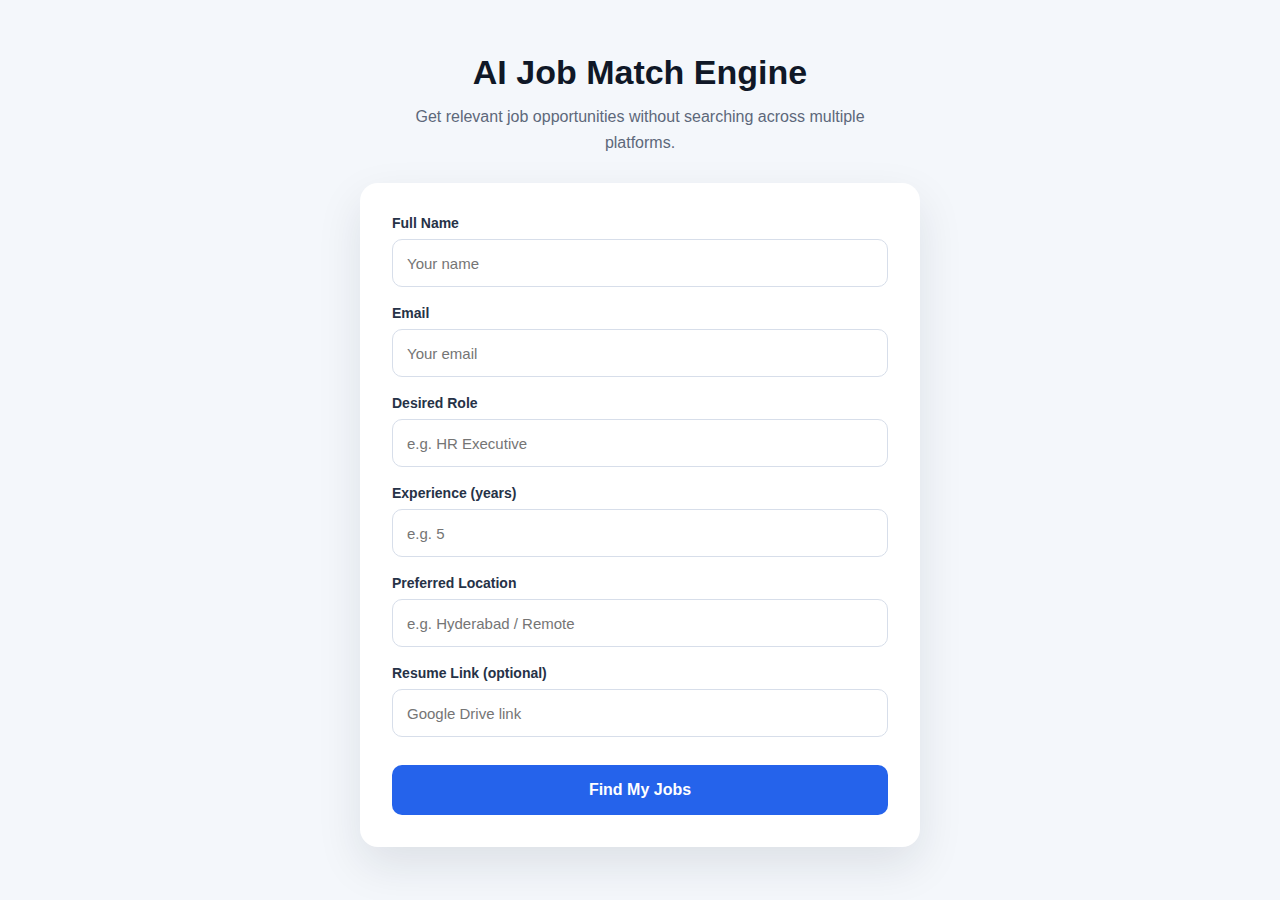
<file: hr-tools/job-match/index.html>
<!DOCTYPE html>
<html lang="en">
<head>
  <meta charset="UTF-8">
  <meta name="viewport" content="width=device-width, initial-scale=1.0">
  <title>AI Job Match Engine</title>

  <style>
    * {
      box-sizing: border-box;
      margin: 0;
      padding: 0;
    }

    body {
      min-height: 100vh;
      font-family: Arial, Helvetica, sans-serif;
      color: #172033;
      background: #f4f7fb;
      display: flex;
      align-items: center;
      justify-content: center;
      padding: 32px 16px;
    }

    .page {
      width: 100%;
      max-width: 560px;
    }

    header {
      text-align: center;
      margin-bottom: 28px;
    }

    h1 {
      font-size: 34px;
      line-height: 1.15;
      font-weight: 700;
      color: #101827;
      margin-bottom: 12px;
    }

    .subtitle {
      font-size: 16px;
      line-height: 1.6;
      color: #5d687a;
      max-width: 480px;
      margin: 0 auto;
    }

    .form-card {
      background: #ffffff;
      border-radius: 18px;
      box-shadow: 0 18px 45px rgba(23, 32, 51, 0.1);
      padding: 32px;
    }

    .form-group {
      margin-bottom: 18px;
    }

    label {
      display: block;
      font-size: 14px;
      font-weight: 700;
      color: #263247;
      margin-bottom: 8px;
    }

    input {
      width: 100%;
      height: 48px;
      border: 1px solid #d7deea;
      border-radius: 10px;
      padding: 0 14px;
      font-size: 15px;
    }

    input:focus {
      outline: none;
      border-color: #2563eb;
      box-shadow: 0 0 0 4px rgba(37, 99, 235, 0.12);
    }

    button {
      width: 100%;
      min-height: 50px;
      border: none;
      border-radius: 10px;
      background: #2563eb;
      color: #ffffff;
      font-size: 16px;
      font-weight: 700;
      cursor: pointer;
      margin-top: 10px;
    }

    button:hover {
      background: #1e4fd6;
    }

    .success-message {
      display: none;
      margin-top: 16px;
      color: green;
      font-size: 14px;
      text-align: center;
    }
  </style>
</head>

<body>

  <div class="page">

    <header>
      <h1>AI Job Match Engine</h1>
      <p class="subtitle">
        Get relevant job opportunities without searching across multiple platforms.
      </p>
    </header>

    <div class="form-card">

   <form 
  action="https://docs.google.com/forms/d/e/1FAIpQLSclLjMYcTEoG__zQWskmkfEu0Nq0VGCvyNMguwg4cegna4whw/formResponse"
  method="POST"
  target="_blank"
>

  <div class="form-group">
    <label>Full Name</label>
    <input name="entry.611097507" type="text" placeholder="Your name" required>
  </div>

  <div class="form-group">
    <label>Email</label>
    <input name="entry.1429205622" type="email" placeholder="Your email" required>
  </div>

  <div class="form-group">
    <label>Desired Role</label>
    <input name="entry.237557691" type="text" placeholder="e.g. HR Executive" required>
  </div>

  <div class="form-group">
    <label>Experience (years)</label>
    <input name="entry.1902715661" type="text" placeholder="e.g. 5" required>
  </div>

  <div class="form-group">
    <label>Preferred Location</label>
    <input name="entry.1437050643" type="text" placeholder="e.g. Hyderabad / Remote" required>
  </div>

  <div class="form-group">
    <label>Resume Link (optional)</label>
    <input name="entry.1031752222" type="text" placeholder="Google Drive link">
  </div>

  <button type="submit">Find My Jobs</button>

</form>

    </div>

  </div>

  <script>
    function handleSubmit(event) {
      event.preventDefault();
      document.getElementById("successMsg").style.display = "block";
    }
  </script>

</body>
</html>
</file>
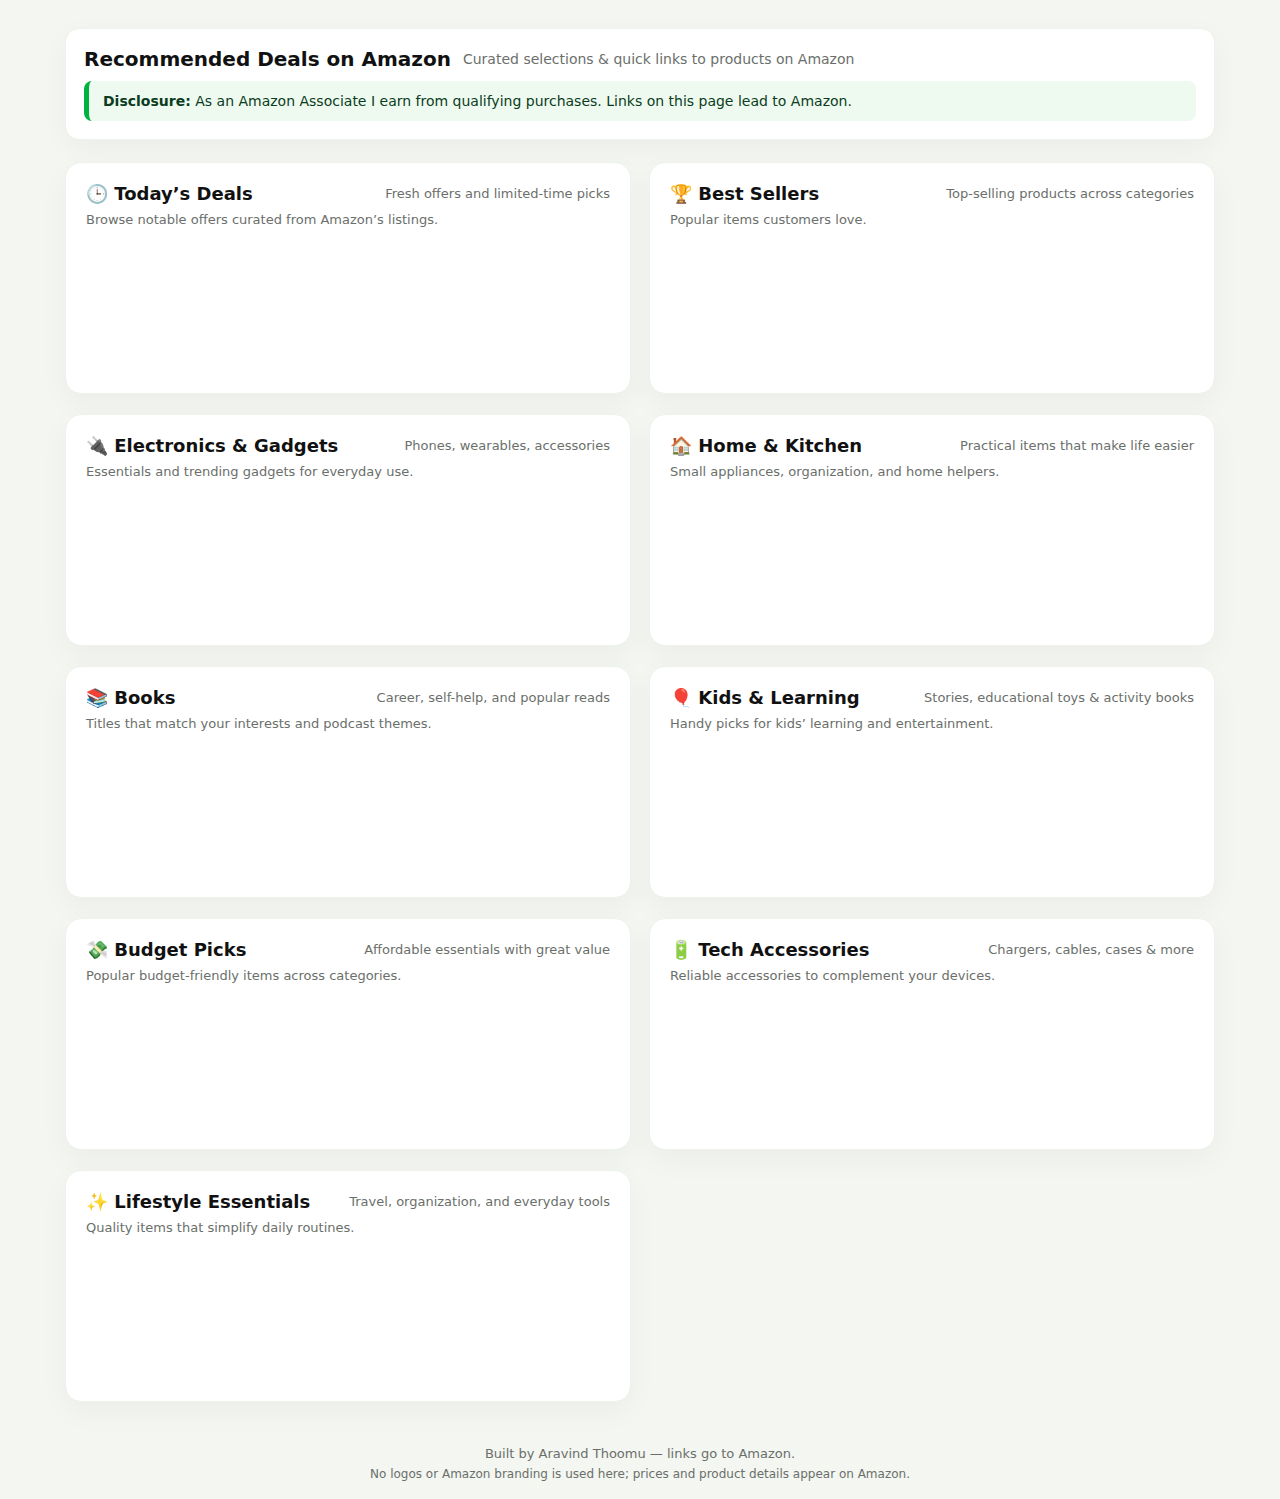
<file: Deals.html>
<!doctype html>
<html lang="en">
<head>
<meta charset="utf-8" />
<meta name="viewport" content="width=device-width,initial-scale=1" />
<title>Recommended Deals on Amazon — Aravind Thoomu</title>

<!-- Soft-Green, Premium Card Store Styles -->
<style>
  :root{
    --bg:#f3f6f1;
    --card:#ffffff;
    --accent:#00b341;
    --muted:#6b6f6b;
    --border:#eef1ec;
    --radius:16px;
    --maxw:1150px;
  }
  html,body{height:100%;margin:0;font-family:Inter, system-ui, -apple-system, "Segoe UI", Roboto, "Helvetica Neue", Arial; background:var(--bg); color:#111;}
  .wrap{max-width:var(--maxw);margin:28px auto;padding:0 18px;}
  header{background:var(--card);border-radius:14px;padding:18px;border:1px solid var(--border);box-shadow:0 8px 28px rgba(3,9,6,0.04);display:flex;flex-direction:column;gap:10px}
  .brand{display:flex;align-items:center;gap:12px;flex-wrap:wrap}
  .brand h1{margin:0;font-size:20px;font-weight:700}
  .subtitle{color:var(--muted);font-size:14px;margin:0}
  .disclosure{background:#eefaf0;padding:12px 14px;border-left:5px solid var(--accent);border-radius:8px;font-size:14px;color:#0b3c22}
  main{margin-top:22px;display:grid;grid-template-columns:1fr;gap:20px}
  .section-card{background:var(--card);border-radius:var(--radius);padding:20px;border:1px solid var(--border);box-shadow:0 10px 30px rgba(3,9,6,0.04);transition:transform .18s ease,box-shadow .18s ease}
  .section-card:hover{transform:translateY(-3px);box-shadow:0 16px 36px rgba(3,9,6,0.06)}
  .section-title{display:flex;align-items:center;justify-content:space-between;gap:12px}
  .section-title h2{margin:0;font-size:18px;font-weight:700}
  .section-desc{color:var(--muted);font-size:13px;margin-top:8px}
  .widget-wrap{margin-top:16px;min-height:130px}
  .fallback{padding:12px;border-radius:8px;background:#fcfcfc;border:1px solid #f0f0f0;color:#333}
  footer{margin-top:26px;padding:18px;text-align:center;color:var(--muted);font-size:13px}
  .tiny{font-size:13px;color:var(--muted)}
  @media (min-width:960px){ main{grid-template-columns:repeat(2,1fr);column-gap:18px} }
  @media (max-width:520px){ .brand h1{font-size:18px} :root{--radius:12px} }
  a.cta{display:inline-block;padding:10px 14px;border-radius:10px;background:var(--accent);color:#fff;text-decoration:none;font-weight:600}
</style>

<!-- Universal Amazon CDN (global) -->
<script async src="https://amazon-adsystem.com/onetag/v2?inst=aravindkthoom-21"></script>

</head>
<body>
  <div class="wrap">

    <!-- Header & Disclosure -->
    <header>
      <div class="brand">
        <h1>Recommended Deals on Amazon</h1>
        <div class="subtitle">Curated selections & quick links to products on Amazon</div>
      </div>

      <div class="disclosure">
        <strong>Disclosure:</strong> As an Amazon Associate I earn from qualifying purchases. Links on this page lead to Amazon.
      </div>
    </header>

    <main>

      <!-- A: Today's Deals -->
      <section class="section-card" id="sec-today">
        <div class="section-title">
          <h2>🕒 Today’s Deals</h2>
          <div class="tiny">Fresh offers and limited-time picks</div>
        </div>
        <p class="section-desc">Browse notable offers curated from Amazon’s listings.</p>
        <div class="widget-wrap" id="w-today">
          <script>
            amzn_assoc_ad_type = "responsive_search_widget";
            amzn_assoc_tracking_id = "aravindkthoom-21";
            amzn_assoc_default_search_phrase = "today's deals";
            amzn_assoc_rows = "4";
            amzn_assoc_columns = "1";
          </script>
          <script async src="https://amazon-adsystem.com/widgets/onejs"></script>
          <noscript class="fallback">JavaScript is disabled. <a href="https://www.amazon.com/s?k=today%27s+deals&tag=aravindkthoom-21" target="_blank" rel="nofollow noopener">See Today's Deals on Amazon</a></noscript>
        </div>
      </section>

      <!-- B: Best Sellers -->
      <section class="section-card" id="sec-bestsellers">
        <div class="section-title">
          <h2>🏆 Best Sellers</h2>
          <div class="tiny">Top-selling products across categories</div>
        </div>
        <p class="section-desc">Popular items customers love.</p>
        <div class="widget-wrap" id="w-bestsellers">
          <script>
            amzn_assoc_ad_type = "responsive_search_widget";
            amzn_assoc_tracking_id = "aravindkthoom-21";
            amzn_assoc_default_search_phrase = "best sellers";
            amzn_assoc_rows = "4";
            amzn_assoc_columns = "1";
          </script>
          <script async src="https://amazon-adsystem.com/widgets/onejs"></script>
          <noscript class="fallback"><a href="https://www.amazon.com/gp/bestsellers?tag=aravindkthoom-21" target="_blank" rel="nofollow noopener">See Best Sellers on Amazon</a></noscript>
        </div>
      </section>

      <!-- C: Electronics & Gadgets -->
      <section class="section-card" id="sec-electronics">
        <div class="section-title">
          <h2>🔌 Electronics & Gadgets</h2>
          <div class="tiny">Phones, wearables, accessories</div>
        </div>
        <p class="section-desc">Essentials and trending gadgets for everyday use.</p>
        <div class="widget-wrap" id="w-electronics">
          <script>
            amzn_assoc_ad_type = "responsive_search_widget";
            amzn_assoc_tracking_id = "aravindkthoom-21";
            amzn_assoc_default_search_phrase = "electronics deals";
            amzn_assoc_rows = "4";
            amzn_assoc_columns = "1";
          </script>
          <script async src="https://amazon-adsystem.com/widgets/onejs"></script>
          <noscript class="fallback"><a href="https://www.amazon.com/s?k=electronics+deals&tag=aravindkthoom-21" target="_blank" rel="nofollow noopener">See Electronics Deals</a></noscript>
        </div>
      </section>

      <!-- D: Home & Kitchen -->
      <section class="section-card" id="sec-home">
        <div class="section-title">
          <h2>🏠 Home & Kitchen</h2>
          <div class="tiny">Practical items that make life easier</div>
        </div>
        <p class="section-desc">Small appliances, organization, and home helpers.</p>
        <div class="widget-wrap" id="w-home">
          <script>
            amzn_assoc_ad_type = "responsive_search_widget";
            amzn_assoc_tracking_id = "aravindkthoom-21";
            amzn_assoc_default_search_phrase = "home and kitchen deals";
            amzn_assoc_rows = "4";
            amzn_assoc_columns = "1";
          </script>
          <script async src="https://amazon-adsystem.com/widgets/onejs"></script>
          <noscript class="fallback"><a href="https://www.amazon.com/s?k=home+and+kitchen+deals&tag=aravindkthoom-21" target="_blank" rel="nofollow noopener">See Home & Kitchen Deals</a></noscript>
        </div>
      </section>

      <!-- E: Books -->
      <section class="section-card" id="sec-books">
        <div class="section-title">
          <h2>📚 Books</h2>
          <div class="tiny">Career, self-help, and popular reads</div>
        </div>
        <p class="section-desc">Titles that match your interests and podcast themes.</p>
        <div class="widget-wrap" id="w-books">
          <script>
            amzn_assoc_ad_type = "responsive_search_widget";
            amzn_assoc_tracking_id = "aravindkthoom-21";
            amzn_assoc_default_search_phrase = "career books";
            amzn_assoc_rows = "4";
            amzn_assoc_columns = "1";
          </script>
          <script async src="https://amazon-adsystem.com/widgets/onejs"></script>
          <noscript class="fallback"><a href="https://www.amazon.com/s?k=career+books&tag=aravindkthoom-21" target="_blank" rel="nofollow noopener">See Career Books on Amazon</a></noscript>
        </div>
      </section>

      <!-- F: Kids & Learning -->
      <section class="section-card" id="sec-kids">
        <div class="section-title">
          <h2>🎈 Kids & Learning</h2>
          <div class="tiny">Stories, educational toys & activity books</div>
        </div>
        <p class="section-desc">Handy picks for kids’ learning and entertainment.</p>
        <div class="widget-wrap" id="w-kids">
          <script>
            amzn_assoc_ad_type = "responsive_search_widget";
            amzn_assoc_tracking_id = "aravindkthoom-21";
            amzn_assoc_default_search_phrase = "kids learning books toys";
            amzn_assoc_rows = "4";
            amzn_assoc_columns = "1";
          </script>
          <script async src="https://amazon-adsystem.com/widgets/onejs"></script>
          <noscript class="fallback"><a href="https://www.amazon.com/s?k=kids+learning+books&tag=aravindkthoom-21" target="_blank" rel="nofollow noopener">See Kids Books & Toys</a></noscript>
        </div>
      </section>

      <!-- G: Budget Picks (title per request) -->
      <section class="section-card" id="sec-budget">
        <div class="section-title">
          <h2>💸 Budget Picks</h2>
          <div class="tiny">Affordable essentials with great value</div>
        </div>
        <p class="section-desc">Popular budget-friendly items across categories.</p>
        <div class="widget-wrap" id="w-budget">
          <script>
            amzn_assoc_ad_type = "responsive_search_widget";
            amzn_assoc_tracking_id = "aravindkthoom-21";
            amzn_assoc_default_search_phrase = "under 20";
            amzn_assoc_rows = "4";
            amzn_assoc_columns = "1";
          </script>
          <script async src="https://amazon-adsystem.com/widgets/onejs"></script>
          <noscript class="fallback"><a href="https://www.amazon.com/s?k=under+20&tag=aravindkthoom-21" target="_blank" rel="nofollow noopener">See Budget Picks on Amazon</a></noscript>
        </div>
      </section>

      <!-- H: Tech Accessories -->
      <section class="section-card" id="sec-accessories">
        <div class="section-title">
          <h2>🔋 Tech Accessories</h2>
          <div class="tiny">Chargers, cables, cases & more</div>
        </div>
        <p class="section-desc">Reliable accessories to complement your devices.</p>
        <div class="widget-wrap" id="w-accessories">
          <script>
            amzn_assoc_ad_type = "responsive_search_widget";
            amzn_assoc_tracking_id = "aravindkthoom-21";
            amzn_assoc_default_search_phrase = "tech accessories";
            amzn_assoc_rows = "4";
            amzn_assoc_columns = "1";
          </script>
          <script async src="https://amazon-adsystem.com/widgets/onejs"></script>
          <noscript class="fallback"><a href="https://www.amazon.com/s?k=tech+accessories&tag=aravindkthoom-21" target="_blank" rel="nofollow noopener">See Tech Accessories</a></noscript>
        </div>
      </section>

      <!-- I: Lifestyle Essentials -->
      <section class="section-card" id="sec-lifestyle">
        <div class="section-title">
          <h2>✨ Lifestyle Essentials</h2>
          <div class="tiny">Travel, organization, and everyday tools</div>
        </div>
        <p class="section-desc">Quality items that simplify daily routines.</p>
        <div class="widget-wrap" id="w-lifestyle">
          <script>
            amzn_assoc_ad_type = "responsive_search_widget";
            amzn_assoc_tracking_id = "aravindkthoom-21";
            amzn_assoc_default_search_phrase = "lifestyle essentials";
            amzn_assoc_rows = "4";
            amzn_assoc_columns = "1";
          </script>
          <script async src="https://amazon-adsystem.com/widgets/onejs"></script>
          <noscript class="fallback"><a href="https://www.amazon.com/s?k=lifestyle+essentials&tag=aravindkthoom-21" target="_blank" rel="nofollow noopener">See Lifestyle Essentials</a></noscript>
        </div>
      </section>

    </main>

    <footer>
      <div>Built by Aravind Thoomu — links go to Amazon.</div>
      <div style="margin-top:6px;font-size:12px;color:var(--muted)">No logos or Amazon branding is used here; prices and product details appear on Amazon.</div>
    </footer>
  </div>

  <!-- Widget health-check: show fallback if widgets blocked -->
  <script>
    (function checkWidgets() {
      const ids = ['w-today','w-bestsellers','w-electronics','w-home','w-books','w-kids','w-budget','w-accessories','w-lifestyle'];
      setTimeout(() => {
        ids.forEach(id => {
          const c = document.getElementById(id);
          if(!c) return;
          const hasFrame = !!c.querySelector('iframe, .amzn-assoc-ad, img, a');
          if(!hasFrame && !c.querySelector('.fallback-js')) {
            const map = {
              'w-today':'today%27s+deals',
              'w-bestsellers':'best+sellers',
              'w-electronics':'electronics+deals',
              'w-home':'home+and+kitchen+deals',
              'w-books':'career+books',
              'w-kids':'kids+books',
              'w-budget':'under+20',
              'w-accessories':'tech+accessories',
              'w-lifestyle':'lifestyle+essentials'
            };
            const q = map[id] || 'deals';
            const url = 'https://www.amazon.com/s?k=' + encodeURIComponent(q) + '&tag=aravindkthoom-21';
            const fallback = document.createElement('div');
            fallback.className = 'fallback fallback-js';
            fallback.innerHTML = 'Live widgets didn’t load (often blocked by extensions or network). <a href="' + url + '" target="_blank" rel="nofollow noopener">Open related deals on Amazon</a>';
            c.appendChild(fallback);
          }
        });
      }, 2000);
    })();
  </script>

</body>
</html>
</file>
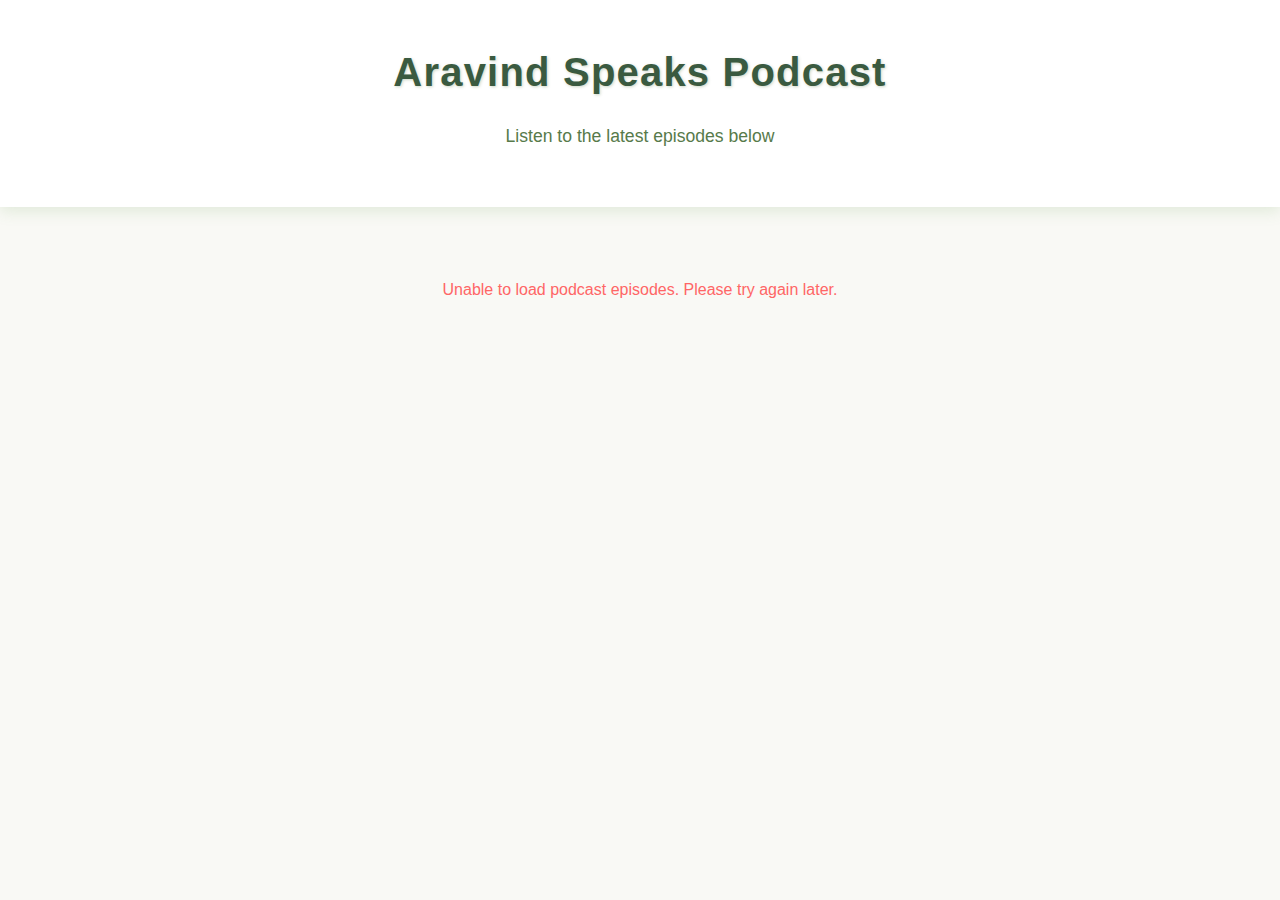
<file: podcast.html>
<!DOCTYPE html>
<html lang="en">
<head>
  <!-- Google tag (gtag.js) -->
<script async src="https://www.googletagmanager.com/gtag/js?id=G-PFS7TNZGML"></script>
<script>
  window.dataLayer = window.dataLayer || [];
  function gtag(){dataLayer.push(arguments);}
  gtag('js', new Date());

  gtag('config', 'G-PFS7TNZGML');
</script>
<meta charset="UTF-8" />
<meta name="viewport" content="width=device-width, initial-scale=1" />
<title>Podcast - Aravind Speaks</title>
<style>
  body {
      margin: 0;
      font-family: 'Segoe UI', Tahoma, Geneva, Verdana, sans-serif;
      background-color: #f9f9f5;
      color: #2e3d29;
      line-height: 1.6;
  }
  header {
      text-align: center;
      padding: 40px 20px;
      background-color: white;
      box-shadow: 0 4px 15px rgba(80, 145, 60, 0.15);
  }
  header h1 {
      font-size: 2.5rem;
      color: #3a5a40;
      letter-spacing: 1.2px;
      margin: 0 0 10px 0;
      text-shadow: 1px 1px 3px rgba(90, 120, 70, 0.3);
  }
  header p {
      color: #577a4a;
      font-weight: 500;
      font-size: 1.1rem;
  }
  main.container {
      max-width: 1100px;
      margin: 20px auto;
      padding: 0 20px 40px 20px;
      display: grid;
      grid-template-columns: repeat(auto-fit,minmax(280px,1fr));
      gap: 20px;
  }
  .episode-card {
      background: white;
      border-radius: 16px;
      box-shadow: 0 6px 20px rgba(70, 140, 60, 0.12);
      overflow: hidden;
      display: flex;
      flex-direction: column;
      transition: transform 0.3s ease, box-shadow 0.3s ease;
      cursor: default;
  }
  .episode-card:hover {
      box-shadow: 0 10px 25px rgba(80, 160, 70, 0.3);
      transform: translateY(-6px);
  }
  .episode-image {
      width: 100%;
      aspect-ratio: 1/1;
      object-fit: cover;
      background-color: #dde6d0;
  }
  .episode-content {
      flex: 1;
      padding: 20px;
      display: flex;
      flex-direction: column;
      color: #3a533a;
  }
  .episode-content h3 {
      margin: 0 0 10px 0;
      font-size: 1.25rem;
      color: #2d4630;
      user-select: text;
  }
  .episode-content .date {
      font-size: 0.9rem;
      color: #6b7a55;
      margin-bottom: 10px;
      font-weight: 600;
  }
  .episode-content .desc {
      flex: 1;
      font-size: 1rem;
      color: #576845;
      margin-bottom: 15px;
      user-select: text;
  }
  .episode-content audio {
      width: 100%;
      outline-offset: 3px;
      outline-color: #7ebd59;
      border-radius: 8px;
      box-shadow: 0 2px 8px rgba(126, 189, 89, 0.3);
      cursor: pointer;
  }
  @media (max-width: 600px) {
      header h1 {
          font-size: 1.9rem;
      }
      main.container {
          grid-template-columns: 1fr;
          padding: 0 10px 30px 10px;
      }
  }
</style>
</head>
<body>

<header>
  <h1>Aravind Speaks Podcast</h1>
  <p>Listen to the latest episodes below</p>
</header>

<main class="container" id="episodes">
  <!-- Episodes will be injected here -->
</main>

<script>
  const rssURL = "https://anchor.fm/s/4a4bdd28/podcast/rss";
  const proxyURL = "https://api.codetabs.com/v1/proxy?quest=" + encodeURIComponent(rssURL);

  // Function to format date nicely
  const formatDate = (str) => {
    const d = new Date(str);
    return d.toLocaleDateString(undefined, { year: "numeric", month: "short", day: "numeric" });
  };

  fetch(proxyURL)
    .then(res => res.text())
    .then(str => {
      const parser = new DOMParser();
      const xml = parser.parseFromString(str, "application/xml");
      const items = xml.querySelectorAll("item");
      const container = document.getElementById("episodes");

      if (!items || items.length === 0) throw new Error("No episodes found");

      // To handle single playback
      let currentAudio = null;

      items.forEach((item, index) => {
        const title = item.querySelector("title")?.textContent || "Untitled Episode";
        const pubDate = item.querySelector("pubDate")?.textContent || "";
        const desc = item.querySelector("description")?.textContent || "";
        const enclosure = item.querySelector("enclosure");
        const audioUrl = enclosure ? enclosure.getAttribute("url") : null;

        // Image - try multiple sources
        let imgUrl = "";
        const itunesImage = item.getElementsByTagName("itunes:image")[0];
        const imageTag = xml.querySelector("image url");
        if (itunesImage) {
          imgUrl = itunesImage.getAttribute("href");
        } else if (imageTag) {
          imgUrl = imageTag.textContent;
        } else {
          // Try to extract image URL from description content
          const imgMatch = desc.match(/<img[^>]+src="([^">]+)"/i);
          if (imgMatch) imgUrl = imgMatch[1];
        }
        if (!imgUrl) imgUrl = "https://via.placeholder.com/400x400/7ebd59/ffffff?text=Podcast";

        // Create card div
        const card = document.createElement("div");
        card.className = "episode-card";

        const imgEl = document.createElement("img");
        imgEl.className = "episode-image";
        imgEl.src = imgUrl;
        imgEl.alt = title;

        const content = document.createElement("div");
        content.className = "episode-content";

        const h3 = document.createElement("h3");
        h3.textContent = title;

        const dateDiv = document.createElement("div");
        dateDiv.className = "date";
        dateDiv.textContent = formatDate(pubDate);

        const descDiv = document.createElement("div");
        descDiv.className = "desc";
        descDiv.textContent = desc.length > 140 ? desc.slice(0, 137) + "..." : desc;

        content.appendChild(h3);
        content.appendChild(dateDiv);
        content.appendChild(descDiv);

        if(audioUrl) {
          const audioEl = document.createElement("audio");
          audioEl.controls = true;
          audioEl.src = audioUrl;

          // Pause currently playing audio when new audio plays
          audioEl.addEventListener("play", () => {
            if(currentAudio && currentAudio !== audioEl) {
              currentAudio.pause();
            }
            currentAudio = audioEl;
          });

          content.appendChild(audioEl);
        }

        card.appendChild(imgEl);
        card.appendChild(content);
        container.appendChild(card);
      });
    })
    .catch(err => {
      const container = document.getElementById("episodes");
      container.innerHTML = `<p style="color:#ff6666; text-align:center; margin-top:50px;">Unable to load podcast episodes. Please try again later.</p>`;
      console.error("RSS fetch or parse error", err);
    });
</script>

</body>
</html>
</file>
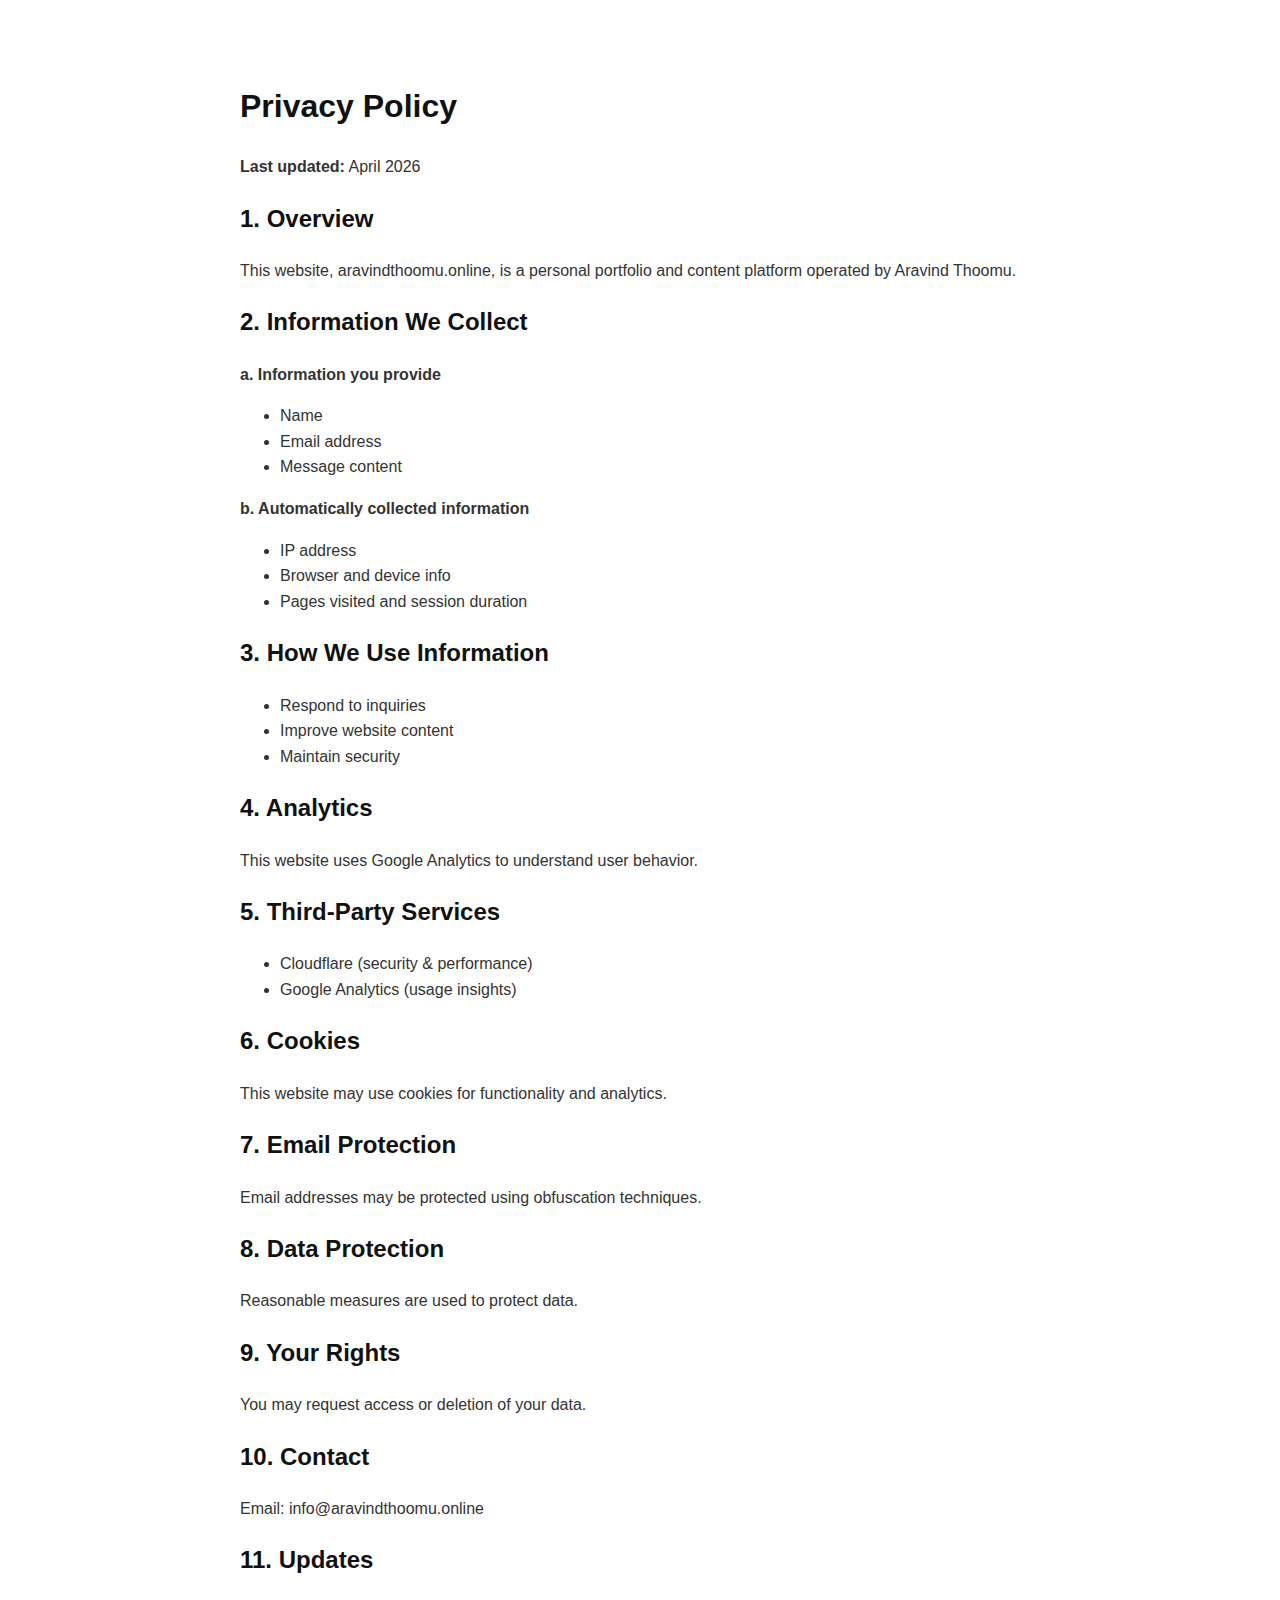
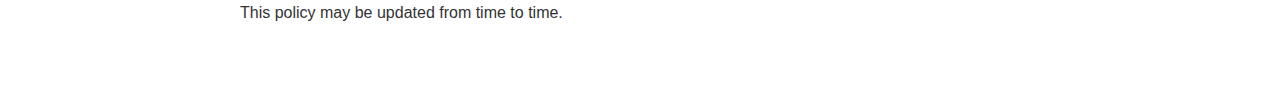
<file: Privacy.html>
<!DOCTYPE html>
<html lang="en">
<head>
    <meta charset="UTF-8">
    <meta name="viewport" content="width=device-width, initial-scale=1.0">
    <title>Privacy Policy</title>

    <style>
        body {
            font-family: Arial, sans-serif;
            line-height: 1.6;
            max-width: 800px;
            margin: 40px auto;
            padding: 20px;
            color: #333;
        }
        h1, h2 {
            color: #111;
        }
    </style>
</head>

<body>

<h1>Privacy Policy</h1>
<p><strong>Last updated:</strong> April 2026</p>

<h2>1. Overview</h2>
<p>This website, aravindthoomu.online, is a personal portfolio and content platform operated by Aravind Thoomu.</p>

<h2>2. Information We Collect</h2>
<p><strong>a. Information you provide</strong></p>
<ul>
<li>Name</li>
<li>Email address</li>
<li>Message content</li>
</ul>

<p><strong>b. Automatically collected information</strong></p>
<ul>
<li>IP address</li>
<li>Browser and device info</li>
<li>Pages visited and session duration</li>
</ul>

<h2>3. How We Use Information</h2>
<ul>
<li>Respond to inquiries</li>
<li>Improve website content</li>
<li>Maintain security</li>
</ul>

<h2>4. Analytics</h2>
<p>This website uses Google Analytics to understand user behavior.</p>

<h2>5. Third-Party Services</h2>
<ul>
<li>Cloudflare (security & performance)</li>
<li>Google Analytics (usage insights)</li>
</ul>

<h2>6. Cookies</h2>
<p>This website may use cookies for functionality and analytics.</p>

<h2>7. Email Protection</h2>
<p>Email addresses may be protected using obfuscation techniques.</p>

<h2>8. Data Protection</h2>
<p>Reasonable measures are used to protect data.</p>

<h2>9. Your Rights</h2>
<p>You may request access or deletion of your data.</p>

<h2>10. Contact</h2>
<p>Email: info@aravindthoomu.online</p>

<h2>11. Updates</h2>
<p>This policy may be updated from time to time.</p>

</body>
</html>
</file>
<file: assets/web/assets/mobirise-icons2/mobirise2.css>
@font-face {
  font-family: 'Moririse2';
  font-display: swap;
  src:  url('mobirise2.eot?f2bix4');
  src:  url('mobirise2.eot?f2bix4#iefix') format('embedded-opentype'),
    url('mobirise2.ttf?f2bix4') format('truetype'),
    url('mobirise2.woff?f2bix4') format('woff'),
    url('mobirise2.svg?f2bix4#mobirise2') format('svg');
  font-weight: normal;
  font-style: normal;
}

[class^="mobi-"], [class*=" mobi-"] {
  /* use !important to prevent issues with browser extensions that change fonts */
  font-family: 'Moririse2' !important;
  speak: none;
  font-style: normal;
  font-weight: normal;
  font-variant: normal;
  text-transform: none;
  line-height: 1;

  /* Better Font Rendering =========== */
  -webkit-font-smoothing: antialiased;
  -moz-osx-font-smoothing: grayscale;
}

.mobi-mbri-add-submenu:before {
  content: "\e900";
}
.mobi-mbri-alert:before {
  content: "\e901";
}
.mobi-mbri-align-center:before {
  content: "\e902";
}
.mobi-mbri-align-justify:before {
  content: "\e903";
}
.mobi-mbri-align-left:before {
  content: "\e904";
}
.mobi-mbri-align-right:before {
  content: "\e905";
}
.mobi-mbri-android:before {
  content: "\e906";
}
.mobi-mbri-apple:before {
  content: "\e907";
}
.mobi-mbri-arrow-down:before {
  content: "\e908";
}
.mobi-mbri-arrow-next:before {
  content: "\e909";
}
.mobi-mbri-arrow-prev:before {
  content: "\e90a";
}
.mobi-mbri-arrow-up:before {
  content: "\e90b";
}
.mobi-mbri-bold:before {
  content: "\e90c";
}
.mobi-mbri-bookmark:before {
  content: "\e90d";
}
.mobi-mbri-bootstrap:before {
  content: "\e90e";
}
.mobi-mbri-briefcase:before {
  content: "\e90f";
}
.mobi-mbri-browse:before {
  content: "\e910";
}
.mobi-mbri-bulleted-list:before {
  content: "\e911";
}
.mobi-mbri-calendar:before {
  content: "\e912";
}
.mobi-mbri-camera:before {
  content: "\e913";
}
.mobi-mbri-cart-add:before {
  content: "\e914";
}
.mobi-mbri-cart-full:before {
  content: "\e915";
}
.mobi-mbri-cash:before {
  content: "\e916";
}
.mobi-mbri-change-style:before {
  content: "\e917";
}
.mobi-mbri-chat:before {
  content: "\e918";
}
.mobi-mbri-clock:before {
  content: "\e919";
}
.mobi-mbri-close:before {
  content: "\e91a";
}
.mobi-mbri-cloud:before {
  content: "\e91b";
}
.mobi-mbri-code:before {
  content: "\e91c";
}
.mobi-mbri-contact-form:before {
  content: "\e91d";
}
.mobi-mbri-credit-card:before {
  content: "\e91e";
}
.mobi-mbri-cursor-click:before {
  content: "\e91f";
}
.mobi-mbri-cust-feedback:before {
  content: "\e920";
}
.mobi-mbri-database:before {
  content: "\e921";
}
.mobi-mbri-delivery:before {
  content: "\e922";
}
.mobi-mbri-desktop:before {
  content: "\e923";
}
.mobi-mbri-devices:before {
  content: "\e924";
}
.mobi-mbri-down:before {
  content: "\e925";
}
.mobi-mbri-download-2:before {
  content: "\e926";
}
.mobi-mbri-download:before {
  content: "\e927";
}
.mobi-mbri-drag-n-drop-2:before {
  content: "\e928";
}
.mobi-mbri-drag-n-drop:before {
  content: "\e929";
}
.mobi-mbri-edit-2:before {
  content: "\e92a";
}
.mobi-mbri-edit:before {
  content: "\e92b";
}
.mobi-mbri-error:before {
  content: "\e92c";
}
.mobi-mbri-extension:before {
  content: "\e92d";
}
.mobi-mbri-features:before {
  content: "\e92e";
}
.mobi-mbri-file:before {
  content: "\e92f";
}
.mobi-mbri-flag:before {
  content: "\e930";
}
.mobi-mbri-folder:before {
  content: "\e931";
}
.mobi-mbri-gift:before {
  content: "\e932";
}
.mobi-mbri-github:before {
  content: "\e933";
}
.mobi-mbri-globe-2:before {
  content: "\e934";
}
.mobi-mbri-globe:before {
  content: "\e935";
}
.mobi-mbri-growing-chart:before {
  content: "\e936";
}
.mobi-mbri-hearth:before {
  content: "\e937";
}
.mobi-mbri-help:before {
  content: "\e938";
}
.mobi-mbri-home:before {
  content: "\e939";
}
.mobi-mbri-hot-cup:before {
  content: "\e93a";
}
.mobi-mbri-idea:before {
  content: "\e93b";
}
.mobi-mbri-image-gallery:before {
  content: "\e93c";
}
.mobi-mbri-image-slider:before {
  content: "\e93d";
}
.mobi-mbri-info:before {
  content: "\e93e";
}
.mobi-mbri-italic:before {
  content: "\e93f";
}
.mobi-mbri-key:before {
  content: "\e940";
}
.mobi-mbri-laptop:before {
  content: "\e941";
}
.mobi-mbri-layers:before {
  content: "\e942";
}
.mobi-mbri-left-right:before {
  content: "\e943";
}
.mobi-mbri-left:before {
  content: "\e944";
}
.mobi-mbri-letter:before {
  content: "\e945";
}
.mobi-mbri-like:before {
  content: "\e946";
}
.mobi-mbri-link:before {
  content: "\e947";
}
.mobi-mbri-lock:before {
  content: "\e948";
}
.mobi-mbri-login:before {
  content: "\e949";
}
.mobi-mbri-logout:before {
  content: "\e94a";
}
.mobi-mbri-magic-stick:before {
  content: "\e94b";
}
.mobi-mbri-map-pin:before {
  content: "\e94c";
}
.mobi-mbri-menu:before {
  content: "\e94d";
}
.mobi-mbri-mobile-2:before {
  content: "\e94e";
}
.mobi-mbri-mobile-horizontal:before {
  content: "\e94f";
}
.mobi-mbri-mobile:before {
  content: "\e950";
}
.mobi-mbri-mobirise:before {
  content: "\e951";
}
.mobi-mbri-more-horizontal:before {
  content: "\e952";
}
.mobi-mbri-more-vertical:before {
  content: "\e953";
}
.mobi-mbri-music:before {
  content: "\e954";
}
.mobi-mbri-new-file:before {
  content: "\e955";
}
.mobi-mbri-numbered-list:before {
  content: "\e956";
}
.mobi-mbri-opened-folder:before {
  content: "\e957";
}
.mobi-mbri-pages:before {
  content: "\e958";
}
.mobi-mbri-paper-plane:before {
  content: "\e959";
}
.mobi-mbri-paperclip:before {
  content: "\e95a";
}
.mobi-mbri-phone:before {
  content: "\e95b";
}
.mobi-mbri-photo:before {
  content: "\e95c";
}
.mobi-mbri-photos:before {
  content: "\e95d";
}
.mobi-mbri-pin:before {
  content: "\e95e";
}
.mobi-mbri-play:before {
  content: "\e95f";
}
.mobi-mbri-plus:before {
  content: "\e960";
}
.mobi-mbri-preview:before {
  content: "\e961";
}
.mobi-mbri-print:before {
  content: "\e962";
}
.mobi-mbri-protect:before {
  content: "\e963";
}
.mobi-mbri-question:before {
  content: "\e964";
}
.mobi-mbri-quote-left:before {
  content: "\e965";
}
.mobi-mbri-quote-right:before {
  content: "\e966";
}
.mobi-mbri-redo:before {
  content: "\e967";
}
.mobi-mbri-refresh:before {
  content: "\e968";
}
.mobi-mbri-responsive-2:before {
  content: "\e969";
}
.mobi-mbri-responsive:before {
  content: "\e96a";
}
.mobi-mbri-right:before {
  content: "\e96b";
}
.mobi-mbri-rocket:before {
  content: "\e96c";
}
.mobi-mbri-sad-face:before {
  content: "\e96d";
}
.mobi-mbri-sale:before {
  content: "\e96e";
}
.mobi-mbri-save:before {
  content: "\e96f";
}
.mobi-mbri-search:before {
  content: "\e970";
}
.mobi-mbri-setting-2:before {
  content: "\e971";
}
.mobi-mbri-setting-3:before {
  content: "\e972";
}
.mobi-mbri-setting:before {
  content: "\e973";
}
.mobi-mbri-share:before {
  content: "\e974";
}
.mobi-mbri-shopping-bag:before {
  content: "\e975";
}
.mobi-mbri-shopping-basket:before {
  content: "\e976";
}
.mobi-mbri-shopping-cart:before {
  content: "\e977";
}
.mobi-mbri-sites:before {
  content: "\e978";
}
.mobi-mbri-smile-face:before {
  content: "\e979";
}
.mobi-mbri-speed:before {
  content: "\e97a";
}
.mobi-mbri-star:before {
  content: "\e97b";
}
.mobi-mbri-success:before {
  content: "\e97c";
}
.mobi-mbri-sun:before {
  content: "\e97d";
}
.mobi-mbri-sun2:before {
  content: "\e97e";
}
.mobi-mbri-tablet-vertical:before {
  content: "\e97f";
}
.mobi-mbri-tablet:before {
  content: "\e980";
}
.mobi-mbri-target:before {
  content: "\e981";
}
.mobi-mbri-timer:before {
  content: "\e982";
}
.mobi-mbri-to-ftp:before {
  content: "\e983";
}
.mobi-mbri-to-local-drive:before {
  content: "\e984";
}
.mobi-mbri-touch-swipe:before {
  content: "\e985";
}
.mobi-mbri-touch:before {
  content: "\e986";
}
.mobi-mbri-trash:before {
  content: "\e987";
}
.mobi-mbri-underline:before {
  content: "\e988";
}
.mobi-mbri-undo:before {
  content: "\e989";
}
.mobi-mbri-unlink:before {
  content: "\e98a";
}
.mobi-mbri-unlock:before {
  content: "\e98b";
}
.mobi-mbri-up-down:before {
  content: "\e98c";
}
.mobi-mbri-up:before {
  content: "\e98d";
}
.mobi-mbri-update:before {
  content: "\e98e";
}
.mobi-mbri-upload-2:before {
  content: "\e98f";
}
.mobi-mbri-upload:before {
  content: "\e990";
}
.mobi-mbri-user-2:before {
  content: "\e991";
}
.mobi-mbri-user:before {
  content: "\e992";
}
.mobi-mbri-users:before {
  content: "\e993";
}
.mobi-mbri-video-play:before {
  content: "\e994";
}
.mobi-mbri-video:before {
  content: "\e995";
}
.mobi-mbri-watch:before {
  content: "\e996";
}
.mobi-mbri-website-theme-2:before {
  content: "\e997";
}
.mobi-mbri-website-theme:before {
  content: "\e998";
}
.mobi-mbri-wifi:before {
  content: "\e999";
}
.mobi-mbri-windows:before {
  content: "\e99a";
}
.mobi-mbri-zoom-in:before {
  content: "\e99b";
}
.mobi-mbri-zoom-out:before {
  content: "\e99c";
}
</file>
<file: assets/dropdown/css/style.css>
.navbar-dropdown {
  left: 0;
  padding: 0;
  position: absolute;
  right: 0;
  top: 0;
  transition: all 0.45s ease;
  z-index: 1030;
  background: #282828; }
  .navbar-dropdown .navbar-logo {
    margin-right: 0.8rem;
    transition: margin 0.3s ease-in-out;
    vertical-align: middle; }
    .navbar-dropdown .navbar-logo img {
      height: 3.125rem;
      transition: all 0.3s ease-in-out; }
    .navbar-dropdown .navbar-logo.mbr-iconfont {
      font-size: 3.125rem;
      line-height: 3.125rem; }
  .navbar-dropdown .navbar-caption {
    font-weight: 700;
    white-space: normal;
    vertical-align: -4px;
    line-height: 3.125rem !important; }
    .navbar-dropdown .navbar-caption, .navbar-dropdown .navbar-caption:hover {
      color: inherit;
      text-decoration: none; }
  .navbar-dropdown .mbr-iconfont + .navbar-caption {
    vertical-align: -1px; }
  .navbar-dropdown.navbar-fixed-top {
    position: fixed; }
  .navbar-dropdown .navbar-brand span {
    vertical-align: -4px; }
  .navbar-dropdown.bg-color.transparent {
    background: none; }
  .navbar-dropdown.navbar-short .navbar-brand {
    padding: 0.625rem 0; }
    .navbar-dropdown.navbar-short .navbar-brand span {
      vertical-align: -1px; }
  .navbar-dropdown.navbar-short .navbar-caption {
    line-height: 2.375rem !important;
    vertical-align: -2px; }
  .navbar-dropdown.navbar-short .navbar-logo {
    margin-right: 0.5rem; }
    .navbar-dropdown.navbar-short .navbar-logo img {
      height: 2.375rem; }
    .navbar-dropdown.navbar-short .navbar-logo.mbr-iconfont {
      font-size: 2.375rem;
      line-height: 2.375rem; }
  .navbar-dropdown.navbar-short .mbr-table-cell {
    height: 3.625rem; }
  .navbar-dropdown .navbar-close {
    left: 0.6875rem;
    position: fixed;
    top: 0.75rem;
    z-index: 1000; }
  .navbar-dropdown .hamburger-icon {
    content: "";
    display: inline-block;
    vertical-align: middle;
    width: 16px;
    -webkit-box-shadow: 0 -6px 0 1px #282828,0 0 0 1px #282828,0 6px 0 1px #282828;
    -moz-box-shadow: 0 -6px 0 1px #282828,0 0 0 1px #282828,0 6px 0 1px #282828;
    box-shadow: 0 -6px 0 1px #282828,0 0 0 1px #282828,0 6px 0 1px #282828; }

.dropdown-menu .dropdown-toggle[data-toggle="dropdown-submenu"]::after {
  border-bottom: 0.35em solid transparent;
  border-left: 0.35em solid;
  border-right: 0;
  border-top: 0.35em solid transparent;
  margin-left: 0.3rem; }

.dropdown-menu .dropdown-item:focus {
  outline: 0; }

.nav-dropdown {
  font-size: 0.75rem;
  font-weight: 500;
  height: auto !important; }
  .nav-dropdown .nav-btn {
    padding-left: 1rem; }
  .nav-dropdown .link {
    margin: .667em 1.667em;
    font-weight: 500;
    padding: 0;
    transition: color .2s ease-in-out; }
    .nav-dropdown .link.dropdown-toggle {
      margin-right: 2.583em; }
      .nav-dropdown .link.dropdown-toggle::after {
        margin-left: .25rem;
        border-top: 0.35em solid;
        border-right: 0.35em solid transparent;
        border-left: 0.35em solid transparent;
        border-bottom: 0; }
      .nav-dropdown .link.dropdown-toggle[aria-expanded="true"] {
        margin: 0;
        padding: 0.667em 3.263em  0.667em 1.667em; }
  .nav-dropdown .link::after,
  .nav-dropdown .dropdown-item::after {
    color: inherit; }
  .nav-dropdown .btn {
    font-size: 0.75rem;
    font-weight: 700;
    letter-spacing: 0;
    margin-bottom: 0;
    padding-left: 1.25rem;
    padding-right: 1.25rem; }
  .nav-dropdown .dropdown-menu {
    border-radius: 0;
    border: 0;
    left: 0;
    margin: 0;
    padding-bottom: 1.25rem;
    padding-top: 1.25rem;
    position: relative; }
  .nav-dropdown .dropdown-submenu {
    margin-left: 0.125rem;
    top: 0; }
  .nav-dropdown .dropdown-item {
    font-weight: 500;
    line-height: 2;
    padding: 0.3846em 4.615em 0.3846em 1.5385em;
    position: relative;
    transition: color .2s ease-in-out, background-color .2s ease-in-out; }
    .nav-dropdown .dropdown-item::after {
      margin-top: -0.3077em;
      position: absolute;
      right: 1.1538em;
      top: 50%; }
    .nav-dropdown .dropdown-item:focus, .nav-dropdown .dropdown-item:hover {
      background: none; }

@media (max-width: 767px) {
  .nav-dropdown.navbar-toggleable-sm {
    bottom: 0;
    display: none;
    left: 0;
    overflow-x: hidden;
    position: fixed;
    top: 0;
    transform: translateX(-100%);
    -ms-transform: translateX(-100%);
    -webkit-transform: translateX(-100%);
    width: 18.75rem;
    z-index: 999; } }
.nav-dropdown.navbar-toggleable-xl {
  bottom: 0;
  display: none;
  left: 0;
  overflow-x: hidden;
  position: fixed;
  top: 0;
  transform: translateX(-100%);
  -ms-transform: translateX(-100%);
  -webkit-transform: translateX(-100%);
  width: 18.75rem;
  z-index: 999; }

.nav-dropdown-sm {
  display: block !important;
  overflow-x: hidden;
  overflow: auto;
  padding-top: 3.875rem; }
  .nav-dropdown-sm::after {
    content: "";
    display: block;
    height: 3rem;
    width: 100%; }
  .nav-dropdown-sm.collapse.in ~ .navbar-close {
    display: block !important; }
  .nav-dropdown-sm.collapsing, .nav-dropdown-sm.collapse.in {
    transform: translateX(0);
    -ms-transform: translateX(0);
    -webkit-transform: translateX(0);
    transition: all 0.25s ease-out;
    -webkit-transition: all 0.25s ease-out;
    background: #282828; }
  .nav-dropdown-sm.collapsing[aria-expanded="false"] {
    transform: translateX(-100%);
    -ms-transform: translateX(-100%);
    -webkit-transform: translateX(-100%); }
  .nav-dropdown-sm .nav-item {
    display: block;
    margin-left: 0 !important;
    padding-left: 0; }
  .nav-dropdown-sm .link,
  .nav-dropdown-sm .dropdown-item {
    border-top: 1px dotted rgba(255, 255, 255, 0.1);
    font-size: 0.8125rem;
    line-height: 1.6;
    margin: 0 !important;
    padding: 0.875rem 2.4rem 0.875rem 1.5625rem !important;
    position: relative;
    white-space: normal; }
    .nav-dropdown-sm .link:focus, .nav-dropdown-sm .link:hover,
    .nav-dropdown-sm .dropdown-item:focus,
    .nav-dropdown-sm .dropdown-item:hover {
      background: rgba(0, 0, 0, 0.2) !important;
      color: #c0a375; }
  .nav-dropdown-sm .nav-btn {
    position: relative;
    padding: 1.5625rem 1.5625rem 0 1.5625rem; }
    .nav-dropdown-sm .nav-btn::before {
      border-top: 1px dotted rgba(255, 255, 255, 0.1);
      content: "";
      left: 0;
      position: absolute;
      top: 0;
      width: 100%; }
    .nav-dropdown-sm .nav-btn + .nav-btn {
      padding-top: 0.625rem; }
      .nav-dropdown-sm .nav-btn + .nav-btn::before {
        display: none; }
  .nav-dropdown-sm .btn {
    padding: 0.625rem 0; }
  .nav-dropdown-sm .dropdown-toggle[data-toggle="dropdown-submenu"]::after {
    margin-left: .25rem;
    border-top: 0.35em solid;
    border-right: 0.35em solid transparent;
    border-left: 0.35em solid transparent;
    border-bottom: 0; }
  .nav-dropdown-sm .dropdown-toggle[data-toggle="dropdown-submenu"][aria-expanded="true"]::after {
    border-top: 0;
    border-right: 0.35em solid transparent;
    border-left: 0.35em solid transparent;
    border-bottom: 0.35em solid; }
  .nav-dropdown-sm .dropdown-menu {
    margin: 0;
    padding: 0;
    position: relative;
    top: 0;
    left: 0;
    width: 100%;
    border: 0;
    float: none;
    border-radius: 0;
    background: none; }
  .nav-dropdown-sm .dropdown-submenu {
    left: 100%;
    margin-left: 0.125rem;
    margin-top: -1.25rem;
    top: 0; }

.navbar-toggleable-sm .nav-dropdown .dropdown-menu {
  position: absolute; }

.navbar-toggleable-sm .nav-dropdown .dropdown-submenu {
  left: 100%;
  margin-left: 0.125rem;
  margin-top: -1.25rem;
  top: 0; }

.navbar-toggleable-sm.opened .nav-dropdown .dropdown-menu {
  position: relative; }

.navbar-toggleable-sm.opened .nav-dropdown .dropdown-submenu {
  left: 0;
  margin-left: 00rem;
  margin-top: 0rem;
  top: 0; }

.is-builder .nav-dropdown.collapsing {
  transition: none !important; }
</file>
<file: assets/socicon/css/styles.css>
@charset "UTF-8";

@font-face {
  font-family: 'Socicon';
  src:  url('../fonts/socicon.eot');
  src:  url('../fonts/socicon.eot?#iefix') format('embedded-opentype'),
    url('../fonts/socicon.woff2') format('woff2'),
    url('../fonts/socicon.ttf') format('truetype'),
    url('../fonts/socicon.woff') format('woff'),
    url('../fonts/socicon.svg#socicon') format('svg');
  font-weight: normal;
  font-style: normal;
  font-display: swap;
}

[data-icon]:before {
  font-family: "socicon" !important;
  content: attr(data-icon);
  font-style: normal !important;
  font-weight: normal !important;
  font-variant: normal !important;
  text-transform: none !important;
  speak: none;
  line-height: 1;
  -webkit-font-smoothing: antialiased;
  -moz-osx-font-smoothing: grayscale;
}

[class^="socicon-"], [class*=" socicon-"] {
  /* use !important to prevent issues with browser extensions that change fonts */
  font-family: 'Socicon' !important;
  speak: none;
  font-style: normal;
  font-weight: normal;
  font-variant: normal;
  text-transform: none;
  line-height: 1;

  /* Better Font Rendering =========== */
  -webkit-font-smoothing: antialiased;
  -moz-osx-font-smoothing: grayscale;
}

.socicon-500px:before {
  content: "\e000";
}
.socicon-8tracks:before {
  content: "\e001";
}
.socicon-airbnb:before {
  content: "\e002";
}
.socicon-alliance:before {
  content: "\e003";
}
.socicon-amazon:before {
  content: "\e004";
}
.socicon-amplement:before {
  content: "\e005";
}
.socicon-android:before {
  content: "\e006";
}
.socicon-angellist:before {
  content: "\e007";
}
.socicon-apple:before {
  content: "\e008";
}
.socicon-appnet:before {
  content: "\e009";
}
.socicon-baidu:before {
  content: "\e00a";
}
.socicon-bandcamp:before {
  content: "\e00b";
}
.socicon-battlenet:before {
  content: "\e00c";
}
.socicon-mixer:before {
  content: "\e00d";
}
.socicon-bebee:before {
  content: "\e00e";
}
.socicon-bebo:before {
  content: "\e00f";
}
.socicon-behance:before {
  content: "\e010";
}
.socicon-blizzard:before {
  content: "\e011";
}
.socicon-blogger:before {
  content: "\e012";
}
.socicon-buffer:before {
  content: "\e013";
}
.socicon-chrome:before {
  content: "\e014";
}
.socicon-coderwall:before {
  content: "\e015";
}
.socicon-curse:before {
  content: "\e016";
}
.socicon-dailymotion:before {
  content: "\e017";
}
.socicon-deezer:before {
  content: "\e018";
}
.socicon-delicious:before {
  content: "\e019";
}
.socicon-deviantart:before {
  content: "\e01a";
}
.socicon-diablo:before {
  content: "\e01b";
}
.socicon-digg:before {
  content: "\e01c";
}
.socicon-discord:before {
  content: "\e01d";
}
.socicon-disqus:before {
  content: "\e01e";
}
.socicon-douban:before {
  content: "\e01f";
}
.socicon-draugiem:before {
  content: "\e020";
}
.socicon-dribbble:before {
  content: "\e021";
}
.socicon-drupal:before {
  content: "\e022";
}
.socicon-ebay:before {
  content: "\e023";
}
.socicon-ello:before {
  content: "\e024";
}
.socicon-endomodo:before {
  content: "\e025";
}
.socicon-envato:before {
  content: "\e026";
}
.socicon-etsy:before {
  content: "\e027";
}
.socicon-facebook:before {
  content: "\e028";
}
.socicon-feedburner:before {
  content: "\e029";
}
.socicon-filmweb:before {
  content: "\e02a";
}
.socicon-firefox:before {
  content: "\e02b";
}
.socicon-flattr:before {
  content: "\e02c";
}
.socicon-flickr:before {
  content: "\e02d";
}
.socicon-formulr:before {
  content: "\e02e";
}
.socicon-forrst:before {
  content: "\e02f";
}
.socicon-foursquare:before {
  content: "\e030";
}
.socicon-friendfeed:before {
  content: "\e031";
}
.socicon-github:before {
  content: "\e032";
}
.socicon-goodreads:before {
  content: "\e033";
}
.socicon-google:before {
  content: "\e034";
}
.socicon-googlescholar:before {
  content: "\e035";
}
.socicon-googlegroups:before {
  content: "\e036";
}
.socicon-googlephotos:before {
  content: "\e037";
}
.socicon-googleplus:before {
  content: "\e038";
}
.socicon-grooveshark:before {
  content: "\e039";
}
.socicon-hackerrank:before {
  content: "\e03a";
}
.socicon-hearthstone:before {
  content: "\e03b";
}
.socicon-hellocoton:before {
  content: "\e03c";
}
.socicon-heroes:before {
  content: "\e03d";
}
.socicon-smashcast:before {
  content: "\e03e";
}
.socicon-horde:before {
  content: "\e03f";
}
.socicon-houzz:before {
  content: "\e040";
}
.socicon-icq:before {
  content: "\e041";
}
.socicon-identica:before {
  content: "\e042";
}
.socicon-imdb:before {
  content: "\e043";
}
.socicon-instagram:before {
  content: "\e044";
}
.socicon-issuu:before {
  content: "\e045";
}
.socicon-istock:before {
  content: "\e046";
}
.socicon-itunes:before {
  content: "\e047";
}
.socicon-keybase:before {
  content: "\e048";
}
.socicon-lanyrd:before {
  content: "\e049";
}
.socicon-lastfm:before {
  content: "\e04a";
}
.socicon-line:before {
  content: "\e04b";
}
.socicon-linkedin:before {
  content: "\e04c";
}
.socicon-livejournal:before {
  content: "\e04d";
}
.socicon-lyft:before {
  content: "\e04e";
}
.socicon-macos:before {
  content: "\e04f";
}
.socicon-mail:before {
  content: "\e050";
}
.socicon-medium:before {
  content: "\e051";
}
.socicon-meetup:before {
  content: "\e052";
}
.socicon-mixcloud:before {
  content: "\e053";
}
.socicon-modelmayhem:before {
  content: "\e054";
}
.socicon-mumble:before {
  content: "\e055";
}
.socicon-myspace:before {
  content: "\e056";
}
.socicon-newsvine:before {
  content: "\e057";
}
.socicon-nintendo:before {
  content: "\e058";
}
.socicon-npm:before {
  content: "\e059";
}
.socicon-odnoklassniki:before {
  content: "\e05a";
}
.socicon-openid:before {
  content: "\e05b";
}
.socicon-opera:before {
  content: "\e05c";
}
.socicon-outlook:before {
  content: "\e05d";
}
.socicon-overwatch:before {
  content: "\e05e";
}
.socicon-patreon:before {
  content: "\e05f";
}
.socicon-paypal:before {
  content: "\e060";
}
.socicon-periscope:before {
  content: "\e061";
}
.socicon-persona:before {
  content: "\e062";
}
.socicon-pinterest:before {
  content: "\e063";
}
.socicon-play:before {
  content: "\e064";
}
.socicon-player:before {
  content: "\e065";
}
.socicon-playstation:before {
  content: "\e066";
}
.socicon-pocket:before {
  content: "\e067";
}
.socicon-qq:before {
  content: "\e068";
}
.socicon-quora:before {
  content: "\e069";
}
.socicon-raidcall:before {
  content: "\e06a";
}
.socicon-ravelry:before {
  content: "\e06b";
}
.socicon-reddit:before {
  content: "\e06c";
}
.socicon-renren:before {
  content: "\e06d";
}
.socicon-researchgate:before {
  content: "\e06e";
}
.socicon-residentadvisor:before {
  content: "\e06f";
}
.socicon-reverbnation:before {
  content: "\e070";
}
.socicon-rss:before {
  content: "\e071";
}
.socicon-sharethis:before {
  content: "\e072";
}
.socicon-skype:before {
  content: "\e073";
}
.socicon-slideshare:before {
  content: "\e074";
}
.socicon-smugmug:before {
  content: "\e075";
}
.socicon-snapchat:before {
  content: "\e076";
}
.socicon-songkick:before {
  content: "\e077";
}
.socicon-soundcloud:before {
  content: "\e078";
}
.socicon-spotify:before {
  content: "\e079";
}
.socicon-stackexchange:before {
  content: "\e07a";
}
.socicon-stackoverflow:before {
  content: "\e07b";
}
.socicon-starcraft:before {
  content: "\e07c";
}
.socicon-stayfriends:before {
  content: "\e07d";
}
.socicon-steam:before {
  content: "\e07e";
}
.socicon-storehouse:before {
  content: "\e07f";
}
.socicon-strava:before {
  content: "\e080";
}
.socicon-streamjar:before {
  content: "\e081";
}
.socicon-stumbleupon:before {
  content: "\e082";
}
.socicon-swarm:before {
  content: "\e083";
}
.socicon-teamspeak:before {
  content: "\e084";
}
.socicon-teamviewer:before {
  content: "\e085";
}
.socicon-technorati:before {
  content: "\e086";
}
.socicon-telegram:before {
  content: "\e087";
}
.socicon-tripadvisor:before {
  content: "\e088";
}
.socicon-tripit:before {
  content: "\e089";
}
.socicon-triplej:before {
  content: "\e08a";
}
.socicon-tumblr:before {
  content: "\e08b";
}
.socicon-twitch:before {
  content: "\e08c";
}
.socicon-twitter:before {
  content: "\e08d";
}
.socicon-uber:before {
  content: "\e08e";
}
.socicon-ventrilo:before {
  content: "\e08f";
}
.socicon-viadeo:before {
  content: "\e090";
}
.socicon-viber:before {
  content: "\e091";
}
.socicon-viewbug:before {
  content: "\e092";
}
.socicon-vimeo:before {
  content: "\e093";
}
.socicon-vine:before {
  content: "\e094";
}
.socicon-vkontakte:before {
  content: "\e095";
}
.socicon-warcraft:before {
  content: "\e096";
}
.socicon-wechat:before {
  content: "\e097";
}
.socicon-weibo:before {
  content: "\e098";
}
.socicon-whatsapp:before {
  content: "\e099";
}
.socicon-wikipedia:before {
  content: "\e09a";
}
.socicon-windows:before {
  content: "\e09b";
}
.socicon-wordpress:before {
  content: "\e09c";
}
.socicon-wykop:before {
  content: "\e09d";
}
.socicon-xbox:before {
  content: "\e09e";
}
.socicon-xing:before {
  content: "\e09f";
}
.socicon-yahoo:before {
  content: "\e0a0";
}
.socicon-yammer:before {
  content: "\e0a1";
}
.socicon-yandex:before {
  content: "\e0a2";
}
.socicon-yelp:before {
  content: "\e0a3";
}
.socicon-younow:before {
  content: "\e0a4";
}
.socicon-youtube:before {
  content: "\e0a5";
}
.socicon-zapier:before {
  content: "\e0a6";
}
.socicon-zerply:before {
  content: "\e0a7";
}
.socicon-zomato:before {
  content: "\e0a8";
}
.socicon-zynga:before {
  content: "\e0a9";
}
.socicon-bluesky:before {
  content: "\e0aa";
}
.socicon-threads:before {
  content: "\e0ab";
}
.socicon-spreadshirt:before {
  content: "\e901";
}
.socicon-gamejolt:before {
  content: "\e902";
}
.socicon-trello:before {
  content: "\e903";
}
.socicon-tunein:before {
  content: "\e904";
}
.socicon-bloglovin:before {
  content: "\e905";
}
.socicon-gamewisp:before {
  content: "\e906";
}
.socicon-messenger:before {
  content: "\e907";
}
.socicon-pandora:before {
  content: "\e908";
}
.socicon-augment:before {
  content: "\e909";
}
.socicon-bitbucket:before {
  content: "\e90a";
}
.socicon-fyuse:before {
  content: "\e90b";
}
.socicon-yt-gaming:before {
  content: "\e90c";
}
.socicon-sketchfab:before {
  content: "\e90d";
}
.socicon-mobcrush:before {
  content: "\e90e";
}
.socicon-microsoft:before {
  content: "\e90f";
}
.socicon-realtor:before {
  content: "\e910";
}
.socicon-tidal:before {
  content: "\e911";
}
.socicon-qobuz:before {
  content: "\e912";
}
.socicon-natgeo:before {
  content: "\e913";
}
.socicon-mastodon:before {
  content: "\e914";
}
.socicon-unsplash:before {
  content: "\e915";
}
.socicon-homeadvisor:before {
  content: "\e916";
}
.socicon-angieslist:before {
  content: "\e917";
}
.socicon-codepen:before {
  content: "\e918";
}
.socicon-slack:before {
  content: "\e919";
}
.socicon-openaigym:before {
  content: "\e91a";
}
.socicon-logmein:before {
  content: "\e91b";
}
.socicon-fiverr:before {
  content: "\e91c";
}
.socicon-gotomeeting:before {
  content: "\e91d";
}
.socicon-aliexpress:before {
  content: "\e91e";
}
.socicon-guru:before {
  content: "\e91f";
}
.socicon-appstore:before {
  content: "\e920";
}
.socicon-homes:before {
  content: "\e921";
}
.socicon-zoom:before {
  content: "\e922";
}
.socicon-alibaba:before {
  content: "\e923";
}
.socicon-craigslist:before {
  content: "\e924";
}
.socicon-wix:before {
  content: "\e925";
}
.socicon-redfin:before {
  content: "\e926";
}
.socicon-googlecalendar:before {
  content: "\e927";
}
.socicon-shopify:before {
  content: "\e928";
}
.socicon-freelancer:before {
  content: "\e929";
}
.socicon-seedrs:before {
  content: "\e92a";
}
.socicon-bing:before {
  content: "\e92b";
}
.socicon-doodle:before {
  content: "\e92c";
}
.socicon-bonanza:before {
  content: "\e92d";
}
.socicon-squarespace:before {
  content: "\e92e";
}
.socicon-toptal:before {
  content: "\e92f";
}
.socicon-gust:before {
  content: "\e930";
}
.socicon-ask:before {
  content: "\e931";
}
.socicon-trulia:before {
  content: "\e932";
}
.socicon-loomly:before {
  content: "\e933";
}
.socicon-ghost:before {
  content: "\e934";
}
.socicon-upwork:before {
  content: "\e935";
}
.socicon-fundable:before {
  content: "\e936";
}
.socicon-booking:before {
  content: "\e937";
}
.socicon-googlemaps:before {
  content: "\e938";
}
.socicon-zillow:before {
  content: "\e939";
}
.socicon-niconico:before {
  content: "\e93a";
}
.socicon-toneden:before {
  content: "\e93b";
}
.socicon-crunchbase:before {
  content: "\e93c";
}
.socicon-homefy:before {
  content: "\e93d";
}
.socicon-calendly:before {
  content: "\e93e";
}
.socicon-livemaster:before {
  content: "\e93f";
}
.socicon-udemy:before {
  content: "\e940";
}
.socicon-codered:before {
  content: "\e941";
}
.socicon-origin:before {
  content: "\e942";
}
.socicon-nextdoor:before {
  content: "\e943";
}
.socicon-portfolio:before {
  content: "\e944";
}
.socicon-instructables:before {
  content: "\e945";
}
.socicon-gitlab:before {
  content: "\e946";
}
.socicon-hackernews:before {
  content: "\e947";
}
.socicon-smashwords:before {
  content: "\e948";
}
.socicon-kobo:before {
  content: "\e949";
}
.socicon-bookbub:before {
  content: "\e94a";
}
.socicon-mailru:before {
  content: "\e94b";
}
.socicon-moddb:before {
  content: "\e94c";
}
.socicon-indiedb:before {
  content: "\e94d";
}
.socicon-traxsource:before {
  content: "\e94e";
}
.socicon-gamefor:before {
  content: "\e94f";
}
.socicon-pixiv:before {
  content: "\e950";
}
.socicon-myanimelist:before {
  content: "\e951";
}
.socicon-blackberry:before {
  content: "\e952";
}
.socicon-wickr:before {
  content: "\e953";
}
.socicon-spip:before {
  content: "\e954";
}
.socicon-napster:before {
  content: "\e955";
}
.socicon-beatport:before {
  content: "\e956";
}
.socicon-hackerone:before {
  content: "\e957";
}
.socicon-internet:before {
  content: "\e958";
}
.socicon-ubuntu:before {
  content: "\e959";
}
.socicon-artstation:before {
  content: "\e95a";
}
.socicon-invision:before {
  content: "\e95b";
}
.socicon-torial:before {
  content: "\e95c";
}
.socicon-collectorz:before {
  content: "\e95d";
}
.socicon-seenthis:before {
  content: "\e95e";
}
.socicon-googleplaymusic:before {
  content: "\e95f";
}
.socicon-debian:before {
  content: "\e960";
}
.socicon-filmfreeway:before {
  content: "\e961";
}
.socicon-gnome:before {
  content: "\e962";
}
.socicon-itchio:before {
  content: "\e963";
}
.socicon-jamendo:before {
  content: "\e964";
}
.socicon-mix:before {
  content: "\e965";
}
.socicon-sharepoint:before {
  content: "\e966";
}
.socicon-tinder:before {
  content: "\e967";
}
.socicon-windguru:before {
  content: "\e968";
}
.socicon-cdbaby:before {
  content: "\e969";
}
.socicon-elementaryos:before {
  content: "\e96a";
}
.socicon-stage32:before {
  content: "\e96b";
}
.socicon-tiktok:before {
  content: "\e96c";
}
.socicon-gitter:before {
  content: "\e96d";
}
.socicon-letterboxd:before {
  content: "\e96e";
}
.socicon-threema:before {
  content: "\e96f";
}
.socicon-splice:before {
  content: "\e970";
}
.socicon-metapop:before {
  content: "\e971";
}
.socicon-naver:before {
  content: "\e972";
}
.socicon-remote:before {
  content: "\e973";
}
.socicon-flipboard:before {
  content: "\e974";
}
.socicon-googlehangouts:before {
  content: "\e975";
}
.socicon-dlive:before {
  content: "\e976";
}
.socicon-vsco:before {
  content: "\e977";
}
.socicon-stitcher:before {
  content: "\e978";
}
.socicon-avvo:before {
  content: "\e979";
}
.socicon-redbubble:before {
  content: "\e97a";
}
.socicon-society6:before {
  content: "\e97b";
}
.socicon-zazzle:before {
  content: "\e97c";
}
.socicon-eitaa:before {
  content: "\e97d";
}
.socicon-soroush:before {
  content: "\e97e";
}
.socicon-bale:before {
  content: "\e97f";
}
</file>
<file: assets/theme/css/style.css>
@charset "UTF-8";
section {
  background-color: #ffffff;
}

body {
  font-style: normal;
  line-height: 1.5;
  font-weight: 400;
  color: #232323;
  position: relative;
}

button {
  background-color: transparent;
  border-color: transparent;
}

.embla__button,
.carousel-control {
  background-color: #edefea !important;
  opacity: 0.8 !important;
  color: #464845 !important;
  border-color: #edefea !important;
}

.carousel .close,
.modalWindow .close {
  background-color: #edefea !important;
  color: #464845 !important;
  border-color: #edefea !important;
  opacity: 0.8 !important;
}

.carousel .close:hover,
.modalWindow .close:hover {
  opacity: 1 !important;
}

.carousel-indicators li {
  background-color: #edefea !important;
  border: 2px solid #464845 !important;
}

.carousel-indicators li:hover,
.carousel-indicators li:active {
  opacity: 0.8 !important;
}

.embla__button:hover,
.carousel-control:hover {
  background-color: #edefea !important;
  opacity: 1 !important;
}

.modalWindow-video-container {
  height: 80%;
}

section,
.container,
.container-fluid {
  position: relative;
  word-wrap: break-word;
}

a.mbr-iconfont:hover {
  text-decoration: none;
}

.article .lead p,
.article .lead ul,
.article .lead ol,
.article .lead pre,
.article .lead blockquote {
  margin-bottom: 0;
}

a {
  font-style: normal;
  font-weight: 400;
  cursor: pointer;
}
a, a:hover {
  text-decoration: none;
}

.mbr-section-title {
  font-style: normal;
  line-height: 1.3;
}

.mbr-section-subtitle {
  line-height: 1.3;
}

.mbr-text {
  font-style: normal;
  line-height: 1.7;
}

h1,
h2,
h3,
h4,
h5,
h6,
.display-1,
.display-2,
.display-4,
.display-5,
.display-7,
span,
p,
a {
  line-height: 1;
  word-break: break-word;
  word-wrap: break-word;
  font-weight: 400;
}

b,
strong {
  font-weight: bold;
}

input:-webkit-autofill, input:-webkit-autofill:hover, input:-webkit-autofill:focus, input:-webkit-autofill:active {
  transition-delay: 9999s;
  -webkit-transition-property: background-color, color;
  transition-property: background-color, color;
}

textarea[type=hidden] {
  display: none;
}

section {
  background-position: 50% 50%;
  background-repeat: no-repeat;
  background-size: cover;
}
section .mbr-background-video,
section .mbr-background-video-preview {
  position: absolute;
  bottom: 0;
  left: 0;
  right: 0;
  top: 0;
}

.hidden {
  visibility: hidden;
}

.mbr-z-index20 {
  z-index: 20;
}

/*! Base colors */
.mbr-white {
  color: #ffffff;
}

.mbr-black {
  color: #111111;
}

.mbr-bg-white {
  background-color: #ffffff;
}

.mbr-bg-black {
  background-color: #000000;
}

/*! Text-aligns */
.align-left {
  text-align: left;
}

.align-center {
  text-align: center;
}

.align-right {
  text-align: right;
}

/*! Font-weight  */
.mbr-light {
  font-weight: 300;
}

.mbr-regular {
  font-weight: 400;
}

.mbr-semibold {
  font-weight: 500;
}

.mbr-bold {
  font-weight: 700;
}

/*! Media  */
.media-content {
  flex-basis: 100%;
}

.media-container-row {
  display: flex;
  flex-direction: row;
  flex-wrap: wrap;
  justify-content: center;
  align-content: center;
  align-items: start;
}
.media-container-row .media-size-item {
  width: 400px;
}

.media-container-column {
  display: flex;
  flex-direction: column;
  flex-wrap: wrap;
  justify-content: center;
  align-content: center;
  align-items: stretch;
}
.media-container-column > * {
  width: 100%;
}

@media (min-width: 992px) {
  .media-container-row {
    flex-wrap: nowrap;
  }
}
figure {
  margin-bottom: 0;
  overflow: hidden;
}

figure[mbr-media-size] {
  transition: width 0.1s;
}

img,
iframe {
  display: block;
  width: 100%;
}

.card {
  background-color: transparent;
  border: none;
}

.card-box {
  width: 100%;
}

.card-img {
  text-align: center;
  flex-shrink: 0;
  -webkit-flex-shrink: 0;
}

.media {
  max-width: 100%;
  margin: 0 auto;
}

.mbr-figure {
  align-self: center;
}

.media-container > div {
  max-width: 100%;
}

.mbr-figure img,
.card-img img {
  width: 100%;
}

@media (max-width: 991px) {
  .media-size-item {
    width: auto !important;
  }
  .media {
    width: auto;
  }
  .mbr-figure {
    width: 100% !important;
  }
}
/*! Buttons */
.mbr-section-btn {
  margin-left: -0.6rem;
  margin-right: -0.6rem;
  font-size: 0;
}

.btn {
  font-weight: 600;
  border-width: 1px;
  font-style: normal;
  margin: 0.6rem 0.6rem;
  white-space: normal;
  transition: all 0.2s ease-in-out;
  display: inline-flex;
  align-items: center;
  justify-content: center;
  word-break: break-word;
}

.btn-sm {
  font-weight: 600;
  letter-spacing: 0px;
  transition: all 0.3s ease-in-out;
}

.btn-md {
  font-weight: 600;
  letter-spacing: 0px;
  transition: all 0.3s ease-in-out;
}

.btn-lg {
  font-weight: 600;
  letter-spacing: 0px;
  transition: all 0.3s ease-in-out;
}

.btn-form {
  margin: 0;
}
.btn-form:hover {
  cursor: pointer;
}

nav .mbr-section-btn {
  margin-left: 0rem;
  margin-right: 0rem;
}

/*! Btn icon margin */
.btn .mbr-iconfont,
.btn.btn-sm .mbr-iconfont {
  order: 1;
  cursor: pointer;
  margin-left: 0.5rem;
  vertical-align: sub;
}

.btn.btn-md .mbr-iconfont,
.btn.btn-md .mbr-iconfont {
  margin-left: 0.8rem;
}

.mbr-regular {
  font-weight: 400;
}

.mbr-semibold {
  font-weight: 500;
}

.mbr-bold {
  font-weight: 700;
}

[type=submit] {
  -webkit-appearance: none;
}

/*! Full-screen */
.mbr-fullscreen .mbr-overlay {
  min-height: 100vh;
}

.mbr-fullscreen {
  display: flex;
  display: -moz-flex;
  display: -ms-flex;
  display: -o-flex;
  align-items: center;
  min-height: 100vh;
  padding-top: 3rem;
  padding-bottom: 3rem;
}

/*! Map */
.map {
  height: 25rem;
  position: relative;
}
.map iframe {
  width: 100%;
  height: 100%;
}

/*! Scroll to top arrow */
.mbr-arrow-up {
  bottom: 25px;
  right: 90px;
  position: fixed;
  text-align: right;
  z-index: 5000;
  color: #ffffff;
  font-size: 22px;
}

.mbr-arrow-up a {
  background: rgba(0, 0, 0, 0.2);
  border-radius: 50%;
  color: #fff;
  display: inline-block;
  height: 60px;
  width: 60px;
  border: 2px solid #fff;
  outline-style: none !important;
  position: relative;
  text-decoration: none;
  transition: all 0.3s ease-in-out;
  cursor: pointer;
  text-align: center;
}
.mbr-arrow-up a:hover {
  background-color: rgba(0, 0, 0, 0.4);
}
.mbr-arrow-up a i {
  line-height: 60px;
}

.mbr-arrow-up-icon {
  display: block;
  color: #fff;
}

.mbr-arrow-up-icon::before {
  content: "›";
  display: inline-block;
  font-family: serif;
  font-size: 22px;
  line-height: 1;
  font-style: normal;
  position: relative;
  top: 6px;
  left: -4px;
  transform: rotate(-90deg);
}

/*! Arrow Down */
.mbr-arrow {
  position: absolute;
  bottom: 45px;
  left: 50%;
  width: 60px;
  height: 60px;
  cursor: pointer;
  background-color: rgba(80, 80, 80, 0.5);
  border-radius: 50%;
  transform: translateX(-50%);
}
@media (max-width: 767px) {
  .mbr-arrow {
    display: none;
  }
}
.mbr-arrow > a {
  display: inline-block;
  text-decoration: none;
  outline-style: none;
  animation: arrowdown 1.7s ease-in-out infinite;
  color: #ffffff;
}
.mbr-arrow > a > i {
  position: absolute;
  top: -2px;
  left: 15px;
  font-size: 2rem;
}

#scrollToTop a i::before {
  content: "";
  position: absolute;
  display: block;
  border-bottom: 2.5px solid #fff;
  border-left: 2.5px solid #fff;
  width: 27.8%;
  height: 27.8%;
  left: 50%;
  top: 51%;
  transform: translateY(-30%) translateX(-50%) rotate(135deg);
}

@keyframes arrowdown {
  0% {
    transform: translateY(0px);
  }
  50% {
    transform: translateY(-5px);
  }
  100% {
    transform: translateY(0px);
  }
}
@media (max-width: 500px) {
  .mbr-arrow-up {
    left: 0;
    right: 0;
    text-align: center;
  }
}
/*Gradients animation*/
@keyframes gradient-animation {
  from {
    background-position: 0% 100%;
    animation-timing-function: ease-in-out;
  }
  to {
    background-position: 100% 0%;
    animation-timing-function: ease-in-out;
  }
}
.bg-gradient {
  background-size: 200% 200%;
  animation: gradient-animation 5s infinite alternate;
  -webkit-animation: gradient-animation 5s infinite alternate;
}

.menu .navbar-brand {
  display: -webkit-flex;
}
.menu .navbar-brand span {
  display: flex;
  display: -webkit-flex;
}
.menu .navbar-brand .navbar-caption-wrap {
  display: -webkit-flex;
}
.menu .navbar-brand .navbar-logo img {
  display: -webkit-flex;
  width: auto;
}
@media (min-width: 768px) and (max-width: 991px) {
  .menu .navbar-toggleable-sm .navbar-nav {
    display: -ms-flexbox;
  }
}
@media (max-width: 991px) {
  .menu .navbar-collapse {
    max-height: 93.5vh;
  }
  .menu .navbar-collapse.show {
    overflow: auto;
  }
}
@media (min-width: 992px) {
  .menu .navbar-nav.nav-dropdown {
    display: -webkit-flex;
  }
  .menu .navbar-toggleable-sm .navbar-collapse {
    display: -webkit-flex !important;
  }
  .menu .collapsed .navbar-collapse {
    max-height: 93.5vh;
  }
  .menu .collapsed .navbar-collapse.show {
    overflow: auto;
  }
}
@media (max-width: 767px) {
  .menu .navbar-collapse {
    max-height: 80vh;
  }
}

.nav-link .mbr-iconfont {
  margin-right: 0.5rem;
}

.navbar {
  display: -webkit-flex;
  -webkit-flex-wrap: wrap;
  -webkit-align-items: center;
  -webkit-justify-content: space-between;
}

.navbar-collapse {
  -webkit-flex-basis: 100%;
  -webkit-flex-grow: 1;
  -webkit-align-items: center;
}

.nav-dropdown .link {
  padding: 0.667em 1.667em !important;
  margin: 0 !important;
}

.nav {
  display: -webkit-flex;
  -webkit-flex-wrap: wrap;
}

.row {
  display: -webkit-flex;
  -webkit-flex-wrap: wrap;
}

.justify-content-center {
  -webkit-justify-content: center;
}

.form-inline {
  display: -webkit-flex;
}

.card-wrapper {
  -webkit-flex: 1;
}

.carousel-control {
  z-index: 10;
  display: -webkit-flex;
}

.carousel-controls {
  display: -webkit-flex;
}

.media {
  display: -webkit-flex;
}

.form-group:focus {
  outline: none;
}

.jq-selectbox__select {
  padding: 7px 0;
  position: relative;
}

.jq-selectbox__dropdown {
  overflow: hidden;
  border-radius: 10px;
  position: absolute;
  top: 100%;
  left: 0 !important;
  width: 100% !important;
}

.jq-selectbox__trigger-arrow {
  right: 0;
  transform: translateY(-50%);
}

.jq-selectbox li {
  padding: 1.07em 0.5em;
}

input[type=range] {
  padding-left: 0 !important;
  padding-right: 0 !important;
}

.modal-dialog,
.modal-content {
  height: 100%;
}

.modal-dialog .carousel-inner {
  height: calc(100vh - 1.75rem);
}
@media (max-width: 575px) {
  .modal-dialog .carousel-inner {
    height: calc(100vh - 1rem);
  }
}

.carousel-item {
  text-align: center;
}

.carousel-item img {
  margin: auto;
}

.navbar-toggler {
  align-self: flex-start;
  padding: 0.25rem 0.75rem;
  font-size: 1.25rem;
  line-height: 1;
  background: transparent;
  border: 1px solid transparent;
  border-radius: 0.25rem;
}

.navbar-toggler:focus,
.navbar-toggler:hover {
  text-decoration: none;
  box-shadow: none;
}

.navbar-toggler-icon {
  display: inline-block;
  width: 1.5em;
  height: 1.5em;
  vertical-align: middle;
  content: "";
  background: no-repeat center center;
  background-size: 100% 100%;
}

.navbar-toggler-left {
  position: absolute;
  left: 1rem;
}

.navbar-toggler-right {
  position: absolute;
  right: 1rem;
}

.card-img {
  width: auto;
}

.menu .navbar.collapsed:not(.beta-menu) {
  flex-direction: column;
}

.carousel-item.active,
.carousel-item-next,
.carousel-item-prev {
  display: flex;
}

.note-air-layout .dropup .dropdown-menu,
.note-air-layout .navbar-fixed-bottom .dropdown .dropdown-menu {
  bottom: initial !important;
}

html,
body {
  height: auto;
  min-height: 100vh;
}

.dropup .dropdown-toggle::after {
  display: none;
}

.form-asterisk {
  font-family: initial;
  position: absolute;
  top: -2px;
  font-weight: normal;
}

.form-control-label {
  position: relative;
  cursor: pointer;
  margin-bottom: 0.357em;
  padding: 0;
}

.alert {
  color: #ffffff;
  border-radius: 0;
  border: 0;
  font-size: 1.1rem;
  line-height: 1.5;
  margin-bottom: 1.875rem;
  padding: 1.25rem;
  position: relative;
  text-align: center;
}
.alert.alert-form::after {
  background-color: inherit;
  bottom: -7px;
  content: "";
  display: block;
  height: 14px;
  left: 50%;
  margin-left: -7px;
  position: absolute;
  transform: rotate(45deg);
  width: 14px;
}

.form-control {
  background-color: #ffffff;
  background-clip: border-box;
  color: #232323;
  line-height: 1rem !important;
  height: auto;
  padding: 1.2rem 2rem;
  transition: border-color 0.25s ease 0s;
  border: 1px solid transparent !important;
  border-radius: 4px;
  box-shadow: rgba(0, 0, 0, 0.07) 0px 1px 1px 0px, rgba(0, 0, 0, 0.07) 0px 1px 3px 0px, rgba(0, 0, 0, 0.03) 0px 0px 0px 1px;
}
.form-active .form-control:invalid {
  border-color: red;
}

.row > * {
  padding-right: 1rem;
  padding-left: 1rem;
}

form .row {
  margin-left: -0.6rem;
  margin-right: -0.6rem;
}
form .row [class*=col] {
  padding-left: 0.6rem;
  padding-right: 0.6rem;
}

form .mbr-section-btn {
  padding-left: 0.6rem;
  padding-right: 0.6rem;
}

form .form-check-input {
  margin-top: 0.5;
}

textarea.form-control {
  line-height: 1.5rem !important;
}

.form-group {
  margin-bottom: 1.2rem;
}

.form-control,
form .btn {
  min-height: 48px;
}

.gdpr-block label span.textGDPR input[name=gdpr] {
  top: 7px;
}

.form-control:focus {
  box-shadow: none;
}

:focus {
  outline: none;
}

.mbr-overlay {
  background-color: #000;
  bottom: 0;
  left: 0;
  opacity: 0.5;
  position: absolute;
  right: 0;
  top: 0;
  z-index: 0;
  pointer-events: none;
}

blockquote {
  font-style: italic;
  padding: 3rem;
  font-size: 1.09rem;
  position: relative;
  border-left: 3px solid;
}

ul,
ol,
pre,
blockquote {
  margin-bottom: 2.3125rem;
}

.mt-4 {
  margin-top: 2rem !important;
}

.mb-4 {
  margin-bottom: 2rem !important;
}

.container,
.container-fluid {
  padding-left: 16px;
  padding-right: 16px;
}

.row {
  margin-left: -16px;
  margin-right: -16px;
}
.row > [class*=col] {
  padding-left: 16px;
  padding-right: 16px;
}

@media (min-width: 992px) {
  .container-fluid {
    padding-left: 32px;
    padding-right: 32px;
  }
}
@media (max-width: 991px) {
  .mbr-container {
    padding-left: 16px;
    padding-right: 16px;
  }
}
.app-video-wrapper > img {
  opacity: 1;
}

.app-video-wrapper {
  background: transparent;
}

.item {
  position: relative;
}

.dropdown-menu .dropdown-menu {
  left: 100%;
}

.dropdown-item + .dropdown-menu {
  display: none;
}

.dropdown-item:hover + .dropdown-menu,
.dropdown-menu:hover {
  display: block;
}

@media (min-aspect-ratio: 16/9) {
  .mbr-video-foreground {
    height: 300% !important;
    top: -100% !important;
  }
}
@media (max-aspect-ratio: 16/9) {
  .mbr-video-foreground {
    width: 300% !important;
    left: -100% !important;
  }
}.engine {
	position: absolute;
	text-indent: -2400px;
	text-align: center;
	padding: 0;
	top: 0;
	left: -2400px;
}
</file>
<file: assets/mobirise/css/mbr-additional.css>
.btn {
  border-width: 2px;
}
img,
.card-wrap,
.card-wrapper,
.video-wrapper,
.mbr-figure iframe,
.google-map iframe,
.slide-content,
.plan,
.card,
.item-wrapper {
  border-radius: 2rem !important;
}
.video-wrapper {
  overflow: hidden;
}
body {
  font-family: Inter Tight;
}
.display-1 {
  font-family: 'Inter Tight', sans-serif;
  font-size: 5rem;
  line-height: 1;
}
.display-1 > .mbr-iconfont {
  font-size: 6.25rem;
}
.display-2 {
  font-family: 'Inter Tight', sans-serif;
  font-size: 4rem;
  line-height: 1;
}
.display-2 > .mbr-iconfont {
  font-size: 5rem;
}
.display-4 {
  font-family: 'Inter Tight', sans-serif;
  font-size: 1.4rem;
  line-height: 1.5;
}
.display-4 > .mbr-iconfont {
  font-size: 1.75rem;
}
.display-5 {
  font-family: 'Inter Tight', sans-serif;
  font-size: 1.5rem;
  line-height: 1.5;
}
.display-5 > .mbr-iconfont {
  font-size: 1.875rem;
}
.display-7 {
  font-family: 'Inter Tight', sans-serif;
  font-size: 0.75rem;
  line-height: 1.3;
}
.display-7 > .mbr-iconfont {
  font-size: 0.9375rem;
}
/* ---- Fluid typography for mobile devices ---- */
/* 1.4 - font scale ratio ( bootstrap == 1.42857 ) */
/* 100vw - current viewport width */
/* (48 - 20)  48 == 48rem == 768px, 20 == 20rem == 320px(minimal supported viewport) */
/* 0.65 - min scale variable, may vary */
@media (max-width: 992px) {
  .display-1 {
    font-size: 4rem;
  }
}
@media (max-width: 768px) {
  .display-1 {
    font-size: 3.5rem;
    font-size: calc( 2.4rem + (5 - 2.4) * ((100vw - 20rem) / (48 - 20)));
    line-height: calc( 1.1 * (2.4rem + (5 - 2.4) * ((100vw - 20rem) / (48 - 20))));
  }
  .display-2 {
    font-size: 3.2rem;
    font-size: calc( 2.05rem + (4 - 2.05) * ((100vw - 20rem) / (48 - 20)));
    line-height: calc( 1.3 * (2.05rem + (4 - 2.05) * ((100vw - 20rem) / (48 - 20))));
  }
  .display-4 {
    font-size: 1.12rem;
    font-size: calc( 1.14rem + (1.4 - 1.14) * ((100vw - 20rem) / (48 - 20)));
    line-height: calc( 1.4 * (1.14rem + (1.4 - 1.14) * ((100vw - 20rem) / (48 - 20))));
  }
  .display-5 {
    font-size: 1.2rem;
    font-size: calc( 1.175rem + (1.5 - 1.175) * ((100vw - 20rem) / (48 - 20)));
    line-height: calc( 1.4 * (1.175rem + (1.5 - 1.175) * ((100vw - 20rem) / (48 - 20))));
  }
  .display-7 {
    font-size: 0.6rem;
    font-size: calc( 0.9125rem + (0.75 - 0.9125) * ((100vw - 20rem) / (48 - 20)));
    line-height: calc( 1.4 * (0.9125rem + (0.75 - 0.9125) * ((100vw - 20rem) / (48 - 20))));
  }
}
@media (min-width: 992px) and (max-width: 1400px) {
  .display-1 {
    font-size: 3.5rem;
    font-size: calc( 2.4rem + (5 - 2.4) * ((100vw - 62rem) / (87 - 62)));
    line-height: calc( 1.1 * (2.4rem + (5 - 2.4) * ((100vw - 62rem) / (87 - 62))));
  }
  .display-2 {
    font-size: 3.2rem;
    font-size: calc( 2.05rem + (4 - 2.05) * ((100vw - 62rem) / (87 - 62)));
    line-height: calc( 1.3 * (2.05rem + (4 - 2.05) * ((100vw - 62rem) / (87 - 62))));
  }
  .display-4 {
    font-size: 1.12rem;
    font-size: calc( 1.14rem + (1.4 - 1.14) * ((100vw - 62rem) / (87 - 62)));
    line-height: calc( 1.4 * (1.14rem + (1.4 - 1.14) * ((100vw - 62rem) / (87 - 62))));
  }
  .display-5 {
    font-size: 1.2rem;
    font-size: calc( 1.175rem + (1.5 - 1.175) * ((100vw - 62rem) / (87 - 62)));
    line-height: calc( 1.4 * (1.175rem + (1.5 - 1.175) * ((100vw - 62rem) / (87 - 62))));
  }
  .display-7 {
    font-size: 0.6rem;
    font-size: calc( 0.9125rem + (0.75 - 0.9125) * ((100vw - 62rem) / (87 - 62)));
    line-height: calc( 1.4 * (0.9125rem + (0.75 - 0.9125) * ((100vw - 62rem) / (87 - 62))));
  }
}
/* Buttons */
.btn {
  padding: 1.25rem 2rem;
  border-radius: 4px;
  padding: 0.75rem 1.5rem;
}
.btn-sm {
  padding: 0.6rem 1.2rem;
  border-radius: 4px;
}
.btn-md {
  padding: 0.6rem 1.2rem;
  border-radius: 4px;
}
.btn-lg {
  padding: 1.25rem 2rem;
  border-radius: 4px;
}
.bg-primary {
  background-color: #9fe870 !important;
}
.bg-success {
  background-color: #3a341c !important;
}
.bg-info {
  background-color: #ffffff !important;
}
.bg-warning {
  background-color: #a0e2e1 !important;
}
.bg-danger {
  background-color: #ffea64 !important;
}
.btn-primary,
.btn-primary:active {
  background-color: #9fe870 !important;
  border-color: #9fe870 !important;
  color: #264d0c !important;
  box-shadow: none;
}
.btn-primary:hover,
.btn-primary:focus,
.btn-primary.focus,
.btn-primary.active {
  color: inherit;
  background-color: #bcef9c !important;
  border-color: #bcef9c !important;
  box-shadow: none;
}
.btn-primary.disabled,
.btn-primary:disabled {
  color: #264d0c !important;
  background-color: #bcef9c !important;
  border-color: #bcef9c !important;
}
.btn-secondary,
.btn-secondary:active {
  background-color: #ffd7ef !important;
  border-color: #ffd7ef !important;
  color: #d70081 !important;
  box-shadow: none;
}
.btn-secondary:hover,
.btn-secondary:focus,
.btn-secondary.focus,
.btn-secondary.active {
  color: inherit;
  background-color: #ffffff !important;
  border-color: #ffffff !important;
  box-shadow: none;
}
.btn-secondary.disabled,
.btn-secondary:disabled {
  color: #d70081 !important;
  background-color: #ffffff !important;
  border-color: #ffffff !important;
}
.btn-info,
.btn-info:active {
  background-color: #ffffff !important;
  border-color: #ffffff !important;
  color: #808080 !important;
  box-shadow: none;
}
.btn-info:hover,
.btn-info:focus,
.btn-info.focus,
.btn-info.active {
  color: inherit;
  background-color: #ffffff !important;
  border-color: #ffffff !important;
  box-shadow: none;
}
.btn-info.disabled,
.btn-info:disabled {
  color: #808080 !important;
  background-color: #ffffff !important;
  border-color: #ffffff !important;
}
.btn-success,
.btn-success:active {
  background-color: #3a341c !important;
  border-color: #3a341c !important;
  color: #ffffff !important;
  box-shadow: none;
}
.btn-success:hover,
.btn-success:focus,
.btn-success.focus,
.btn-success.active {
  color: inherit;
  background-color: #5c532d !important;
  border-color: #5c532d !important;
  box-shadow: none;
}
.btn-success.disabled,
.btn-success:disabled {
  color: #ffffff !important;
  background-color: #5c532d !important;
  border-color: #5c532d !important;
}
.btn-warning,
.btn-warning:active {
  background-color: #a0e2e1 !important;
  border-color: #a0e2e1 !important;
  color: #1f6463 !important;
  box-shadow: none;
}
.btn-warning:hover,
.btn-warning:focus,
.btn-warning.focus,
.btn-warning.active {
  color: inherit;
  background-color: #c7eeed !important;
  border-color: #c7eeed !important;
  box-shadow: none;
}
.btn-warning.disabled,
.btn-warning:disabled {
  color: #1f6463 !important;
  background-color: #c7eeed !important;
  border-color: #c7eeed !important;
}
.btn-danger,
.btn-danger:active {
  background-color: #ffea64 !important;
  border-color: #ffea64 !important;
  color: #645600 !important;
  box-shadow: none;
}
.btn-danger:hover,
.btn-danger:focus,
.btn-danger.focus,
.btn-danger.active {
  color: inherit;
  background-color: #fff197 !important;
  border-color: #fff197 !important;
  box-shadow: none;
}
.btn-danger.disabled,
.btn-danger:disabled {
  color: #645600 !important;
  background-color: #fff197 !important;
  border-color: #fff197 !important;
}
.btn-white,
.btn-white:active {
  background-color: #eff0ec !important;
  border-color: #eff0ec !important;
  color: #757b62 !important;
  box-shadow: none;
}
.btn-white:hover,
.btn-white:focus,
.btn-white.focus,
.btn-white.active {
  color: inherit;
  background-color: #ffffff !important;
  border-color: #ffffff !important;
  box-shadow: none;
}
.btn-white.disabled,
.btn-white:disabled {
  color: #757b62 !important;
  background-color: #ffffff !important;
  border-color: #ffffff !important;
}
.btn-black,
.btn-black:active {
  background-color: #232323 !important;
  border-color: #232323 !important;
  color: #ffffff !important;
  box-shadow: none;
}
.btn-black:hover,
.btn-black:focus,
.btn-black.focus,
.btn-black.active {
  color: inherit;
  background-color: #3d3d3d !important;
  border-color: #3d3d3d !important;
  box-shadow: none;
}
.btn-black.disabled,
.btn-black:disabled {
  color: #ffffff !important;
  background-color: #3d3d3d !important;
  border-color: #3d3d3d !important;
}
.btn-primary-outline,
.btn-primary-outline:active {
  background-color: transparent !important;
  border-color: #9fe870;
  color: #9fe870;
}
.btn-primary-outline:hover,
.btn-primary-outline:focus,
.btn-primary-outline.focus,
.btn-primary-outline.active {
  color: #6ddc25 !important;
  background-color: transparent !important;
  border-color: #6ddc25 !important;
  box-shadow: none !important;
}
.btn-primary-outline.disabled,
.btn-primary-outline:disabled {
  color: #264d0c !important;
  background-color: #9fe870 !important;
  border-color: #9fe870 !important;
}
.btn-secondary-outline,
.btn-secondary-outline:active {
  background-color: transparent !important;
  border-color: #ffd7ef;
  color: #ffd7ef;
}
.btn-secondary-outline:hover,
.btn-secondary-outline:focus,
.btn-secondary-outline.focus,
.btn-secondary-outline.active {
  color: #ff80cc !important;
  background-color: transparent !important;
  border-color: #ff80cc !important;
  box-shadow: none !important;
}
.btn-secondary-outline.disabled,
.btn-secondary-outline:disabled {
  color: #d70081 !important;
  background-color: #ffd7ef !important;
  border-color: #ffd7ef !important;
}
.btn-info-outline,
.btn-info-outline:active {
  background-color: transparent !important;
  border-color: #ffffff;
  color: #ffffff;
}
.btn-info-outline:hover,
.btn-info-outline:focus,
.btn-info-outline.focus,
.btn-info-outline.active {
  color: #d4d4d4 !important;
  background-color: transparent !important;
  border-color: #d4d4d4 !important;
  box-shadow: none !important;
}
.btn-info-outline.disabled,
.btn-info-outline:disabled {
  color: #808080 !important;
  background-color: #ffffff !important;
  border-color: #ffffff !important;
}
.btn-success-outline,
.btn-success-outline:active {
  background-color: transparent !important;
  border-color: #3a341c;
  color: #3a341c;
}
.btn-success-outline:hover,
.btn-success-outline:focus,
.btn-success-outline.focus,
.btn-success-outline.active {
  color: #000000 !important;
  background-color: transparent !important;
  border-color: #000000 !important;
  box-shadow: none !important;
}
.btn-success-outline.disabled,
.btn-success-outline:disabled {
  color: #ffffff !important;
  background-color: #3a341c !important;
  border-color: #3a341c !important;
}
.btn-warning-outline,
.btn-warning-outline:active {
  background-color: transparent !important;
  border-color: #a0e2e1;
  color: #a0e2e1;
}
.btn-warning-outline:hover,
.btn-warning-outline:focus,
.btn-warning-outline.focus,
.btn-warning-outline.active {
  color: #5ececc !important;
  background-color: transparent !important;
  border-color: #5ececc !important;
  box-shadow: none !important;
}
.btn-warning-outline.disabled,
.btn-warning-outline:disabled {
  color: #1f6463 !important;
  background-color: #a0e2e1 !important;
  border-color: #a0e2e1 !important;
}
.btn-danger-outline,
.btn-danger-outline:active {
  background-color: transparent !important;
  border-color: #ffea64;
  color: #ffea64;
}
.btn-danger-outline:hover,
.btn-danger-outline:focus,
.btn-danger-outline.focus,
.btn-danger-outline.active {
  color: #ffde0d !important;
  background-color: transparent !important;
  border-color: #ffde0d !important;
  box-shadow: none !important;
}
.btn-danger-outline.disabled,
.btn-danger-outline:disabled {
  color: #645600 !important;
  background-color: #ffea64 !important;
  border-color: #ffea64 !important;
}
.btn-black-outline,
.btn-black-outline:active {
  background-color: transparent !important;
  border-color: #232323;
  color: #232323;
}
.btn-black-outline:hover,
.btn-black-outline:focus,
.btn-black-outline.focus,
.btn-black-outline.active {
  color: #000000 !important;
  background-color: transparent !important;
  border-color: #000000 !important;
  box-shadow: none !important;
}
.btn-black-outline.disabled,
.btn-black-outline:disabled {
  color: #ffffff !important;
  background-color: #232323 !important;
  border-color: #232323 !important;
}
.btn-white-outline,
.btn-white-outline:active {
  background-color: transparent !important;
  border-color: #fafafa;
  color: #fafafa;
}
.btn-white-outline:hover,
.btn-white-outline:focus,
.btn-white-outline.focus,
.btn-white-outline.active {
  color: #cfcfcf !important;
  background-color: transparent !important;
  border-color: #cfcfcf !important;
  box-shadow: none !important;
}
.btn-white-outline.disabled,
.btn-white-outline:disabled {
  color: #7a7a7a !important;
  background-color: #fafafa !important;
  border-color: #fafafa !important;
}
.text-primary {
  color: #9fe870 !important;
}
.text-secondary {
  color: #ffd7ef !important;
}
.text-success {
  color: #3a341c !important;
}
.text-info {
  color: #ffffff !important;
}
.text-warning {
  color: #a0e2e1 !important;
}
.text-danger {
  color: #ffea64 !important;
}
.text-white {
  color: #fafafa !important;
}
.text-black {
  color: #232323 !important;
}
a.text-primary:hover,
a.text-primary:focus,
a.text-primary.active {
  color: #66d022 !important;
}
a.text-secondary:hover,
a.text-secondary:focus,
a.text-secondary.active {
  color: #ff71c6 !important;
}
a.text-success:hover,
a.text-success:focus,
a.text-success.active {
  color: #000000 !important;
}
a.text-info:hover,
a.text-info:focus,
a.text-info.active {
  color: #cccccc !important;
}
a.text-warning:hover,
a.text-warning:focus,
a.text-warning.active {
  color: #52cac8 !important;
}
a.text-danger:hover,
a.text-danger:focus,
a.text-danger.active {
  color: #fddb00 !important;
}
a.text-white:hover,
a.text-white:focus,
a.text-white.active {
  color: #c7c7c7 !important;
}
a.text-black:hover,
a.text-black:focus,
a.text-black.active {
  color: #000000 !important;
}
a[class*="text-"]:not(.nav-link):not(.dropdown-item):not([role]):not(.navbar-caption) {
  position: relative;
  background-image: transparent;
  background-size: 10000px 2px;
  background-repeat: no-repeat;
  background-position: 0px 1.2em;
  background-position: -10000px 1.2em;
}
a[class*="text-"]:not(.nav-link):not(.dropdown-item):not([role]):not(.navbar-caption):hover {
  transition: background-position 2s ease-in-out;
  background-image: linear-gradient(currentColor 50%, currentColor 50%);
  background-position: 0px 1.2em;
}
.nav-tabs .nav-link.active {
  color: #9fe870;
}
.nav-tabs .nav-link:not(.active) {
  color: #232323;
}
.alert-success {
  background-color: #70c770;
}
.alert-info {
  background-color: #ffffff;
}
.alert-warning {
  background-color: #a0e2e1;
}
.alert-danger {
  background-color: #ffea64;
}
.mbr-section-btn .btn:not(.btn-form) {
  border-radius: 100px;
}
.mbr-gallery-filter li a {
  border-radius: 100px !important;
}
.mbr-gallery-filter li.active .btn {
  background-color: #9fe870;
  border-color: #9fe870;
  color: #306310;
}
.mbr-gallery-filter li.active .btn:focus {
  box-shadow: none;
}
.nav-tabs .nav-link {
  border-radius: 100px !important;
}
a,
a:hover {
  color: #9fe870;
}
.mbr-plan-header.bg-primary .mbr-plan-subtitle,
.mbr-plan-header.bg-primary .mbr-plan-price-desc {
  color: #ffffff;
}
.mbr-plan-header.bg-success .mbr-plan-subtitle,
.mbr-plan-header.bg-success .mbr-plan-price-desc {
  color: #c0b27c;
}
.mbr-plan-header.bg-info .mbr-plan-subtitle,
.mbr-plan-header.bg-info .mbr-plan-price-desc {
  color: #ffffff;
}
.mbr-plan-header.bg-warning .mbr-plan-subtitle,
.mbr-plan-header.bg-warning .mbr-plan-price-desc {
  color: #ffffff;
}
.mbr-plan-header.bg-danger .mbr-plan-subtitle,
.mbr-plan-header.bg-danger .mbr-plan-price-desc {
  color: #ffffff;
}
/* Scroll to top button*/
.scrollToTop_wraper {
  display: none;
}
.form-control {
  font-family: 'Inter Tight', sans-serif;
  font-size: 0.75rem;
  line-height: 1.3;
  font-weight: 400;
  border-radius: 40px !important;
}
.form-control > .mbr-iconfont {
  font-size: 0.9375rem;
}
.form-control:hover,
.form-control:focus {
  box-shadow: rgba(0, 0, 0, 0.07) 0px 1px 1px 0px, rgba(0, 0, 0, 0.07) 0px 1px 3px 0px, rgba(0, 0, 0, 0.03) 0px 0px 0px 1px;
  border-color: #9fe870 !important;
}
.form-control:-webkit-input-placeholder {
  font-family: 'Inter Tight', sans-serif;
  font-size: 0.75rem;
  line-height: 1.3;
  font-weight: 400;
}
.form-control:-webkit-input-placeholder > .mbr-iconfont {
  font-size: 0.9375rem;
}
blockquote {
  border-color: #9fe870;
}
/* Forms */
.mbr-form .input-group-btn .btn {
  border-radius: 100px !important;
}
.mbr-form .input-group-btn .btn:hover {
  box-shadow: 0 10px 40px 0 rgba(0, 0, 0, 0.2);
}
.mbr-form .input-group-btn button[type="submit"] {
  border-radius: 100px !important;
  padding: 1rem 3rem;
}
.mbr-form .input-group-btn button[type="submit"]:hover {
  box-shadow: 0 10px 40px 0 rgba(0, 0, 0, 0.2);
}
.jq-selectbox li:hover,
.jq-selectbox li.selected {
  background-color: #9fe870;
  color: #000000;
}
.jq-number__spin {
  transition: 0.25s ease;
}
.jq-number__spin:hover {
  border-color: #9fe870;
}
.jq-selectbox .jq-selectbox__trigger-arrow,
.jq-number__spin.minus:after,
.jq-number__spin.plus:after {
  transition: 0.4s;
  border-top-color: #232323;
  border-bottom-color: #232323;
}
.jq-selectbox:hover .jq-selectbox__trigger-arrow,
.jq-number__spin.minus:hover:after,
.jq-number__spin.plus:hover:after {
  border-top-color: #9fe870;
  border-bottom-color: #9fe870;
}
.xdsoft_datetimepicker .xdsoft_calendar td.xdsoft_default,
.xdsoft_datetimepicker .xdsoft_calendar td.xdsoft_current,
.xdsoft_datetimepicker .xdsoft_timepicker .xdsoft_time_box > div > div.xdsoft_current {
  color: #000000 !important;
  background-color: #9fe870 !important;
  box-shadow: none !important;
}
.xdsoft_datetimepicker .xdsoft_calendar td:hover,
.xdsoft_datetimepicker .xdsoft_timepicker .xdsoft_time_box > div > div:hover {
  color: #000000 !important;
  background: #ffd7ef !important;
  box-shadow: none !important;
}
.lazy-bg {
  background-image: none !important;
}
.lazy-placeholder:not(section),
.lazy-none {
  display: block;
  position: relative;
  padding-bottom: 56.25%;
  width: 100%;
  height: auto;
}
iframe.lazy-placeholder,
.lazy-placeholder:after {
  content: '';
  position: absolute;
  width: 200px;
  height: 200px;
  background: transparent no-repeat center;
  background-size: contain;
  top: 50%;
  left: 50%;
  transform: translateX(-50%) translateY(-50%);
  background-image: url("data:image/svg+xml;charset=UTF-8,%3csvg width='32' height='32' viewBox='0 0 64 64' xmlns='http://www.w3.org/2000/svg' stroke='%239fe870' %3e%3cg fill='none' fill-rule='evenodd'%3e%3cg transform='translate(16 16)' stroke-width='2'%3e%3ccircle stroke-opacity='.5' cx='16' cy='16' r='16'/%3e%3cpath d='M32 16c0-9.94-8.06-16-16-16'%3e%3canimateTransform attributeName='transform' type='rotate' from='0 16 16' to='360 16 16' dur='1s' repeatCount='indefinite'/%3e%3c/path%3e%3c/g%3e%3c/g%3e%3c/svg%3e");
}
section.lazy-placeholder:after {
  opacity: 0.5;
}
body {
  overflow-x: hidden;
}
a {
  transition: color 0.6s;
}
@media (max-width: 1400px) {
  .container {
    max-width: 100%;
  }
}
@media (max-width: 1400px) and (min-width: 768px) {
  .container {
    padding-left: 32px;
    padding-right: 32px;
  }
}
@media (max-width: 1400px) and (min-width: 768px) {
  .container-fluid {
    padding-left: 32px;
    padding-right: 32px;
  }
}
@media (max-width: 767px) {
  .container-fluid {
    padding-left: 16px;
    padding-right: 16px;
  }
}
.cid-uT6FuX7B9t {
  z-index: 1000;
  width: 100%;
  position: relative;
}
.cid-uT6FuX7B9t .dropdown-item:before {
  font-family: Moririse2 !important;
  content: "\e966";
  display: inline-block;
  width: 0;
  position: absolute;
  left: 1rem;
  top: 0.5rem;
  margin-right: 0.5rem;
  line-height: 1;
  font-size: inherit;
  vertical-align: middle;
  text-align: center;
  overflow: hidden;
  transform: scale(0, 1);
  transition: all 0.25s ease-in-out;
}
@media (max-width: 767px) {
  .cid-uT6FuX7B9t .navbar-toggler {
    transform: scale(0.8);
  }
}
.cid-uT6FuX7B9t .navbar-brand {
  flex-shrink: 0;
  align-items: center;
  margin-right: 0;
  padding: 10px 0;
  transition: all 0.3s;
  word-break: break-word;
  z-index: 1;
}
.cid-uT6FuX7B9t .navbar-brand img {
  max-width: 100%;
  max-height: 100%;
  border-radius: 0px !important;
}
.cid-uT6FuX7B9t .navbar-brand .navbar-caption {
  line-height: inherit !important;
}
.cid-uT6FuX7B9t .navbar-brand .navbar-logo a {
  outline: none;
}
.cid-uT6FuX7B9t .navbar-nav {
  margin: auto;
  margin-left: 0;
}
.cid-uT6FuX7B9t .navbar-nav .nav-item {
  padding: 0 !important;
  transition: .3s all !important;
}
.cid-uT6FuX7B9t .navbar-nav .nav-item .nav-link {
  padding: 16px !important;
  margin: 0 !important;
  border-radius: 1rem !important;
  transition: .3s all !important;
}
.cid-uT6FuX7B9t .navbar-nav .nav-item .nav-link:hover {
  background-color: rgba(27, 31, 10, 0.06);
}
.cid-uT6FuX7B9t .navbar-nav .open .nav-link::after {
  transform: rotate(180deg);
}
@media (min-width: 992px) {
  .cid-uT6FuX7B9t .navbar-nav .open .nav-link::before {
    content: "";
    width: 100%;
    height: 20px;
    top: 100%;
    background: transparent;
    position: absolute;
  }
}
.cid-uT6FuX7B9t .navbar-nav .dropdown-item {
  padding: 12px !important;
  border-radius: 0.5rem !important;
  margin: 0 8px !important;
  transition: .3s all !important;
}
.cid-uT6FuX7B9t .navbar-nav .dropdown-item:hover {
  background-color: rgba(27, 31, 10, 0.06);
}
@media (min-width: 992px) {
  .cid-uT6FuX7B9t .navbar-nav {
    padding-left: 1.5rem;
  }
}
.cid-uT6FuX7B9t .nav-link {
  width: fit-content;
  position: relative;
}
.cid-uT6FuX7B9t .navbar-logo {
  padding-left: 2rem;
  margin: 0 !important;
}
@media (max-width: 767px) {
  .cid-uT6FuX7B9t .navbar-logo {
    padding-left: 1rem;
  }
}
.cid-uT6FuX7B9t .navbar-caption {
  padding-left: 1rem;
  padding-right: .5rem;
}
@media (max-width: 767px) {
  .cid-uT6FuX7B9t .nav-dropdown {
    padding-bottom: 0.5rem;
  }
}
.cid-uT6FuX7B9t .nav-dropdown .link.dropdown-toggle::after {
  margin-left: 0.5rem;
  margin-top: 0.2rem;
  transition: .3s all;
}
.cid-uT6FuX7B9t .container {
  display: flex;
  height: 90px;
  padding: 0.5rem 0.6rem;
  flex-wrap: nowrap;
  background: rgba(255, 255, 255, 0.8) !important;
  left: 0;
  right: 0;
  -webkit-box-pack: justify;
  -ms-flex-pack: justify;
  justify-content: flex-end;
  -webkit-box-align: center;
  -webkit-align-items: center;
  -ms-flex-align: center;
  align-items: center;
  border-radius: 100vw;
  margin-top: 1rem;
  background-color: #ffffff;
  box-shadow: 0 30px 60px 0 rgba(27, 31, 10, 0.08);
}
@media (max-width: 992px) {
  .cid-uT6FuX7B9t .container {
    padding-right: 2rem;
  }
}
@media (max-width: 767px) {
  .cid-uT6FuX7B9t .container {
    width: 95%;
    height: 56px !important;
    padding-right: 1rem;
    margin-top: 0rem;
  }
}
.cid-uT6FuX7B9t .iconfont-wrapper {
  color: #000000 !important;
  font-size: 1.5rem;
  padding-right: 0.5rem;
}
.cid-uT6FuX7B9t .dropdown-menu {
  flex-wrap: wrap;
  flex-direction: column;
  max-width: 100%;
  padding: 12px 4px !important;
  border-radius: 1.5rem;
  transition: .3s all !important;
  min-width: auto;
  background: #ffffff;
  background: rgba(255, 255, 255, 0.8) !important;
}
.cid-uT6FuX7B9t .nav-item:focus,
.cid-uT6FuX7B9t .nav-link:focus {
  outline: none;
}
.cid-uT6FuX7B9t .dropdown .dropdown-menu .dropdown-item {
  width: auto;
  transition: all 0.25s ease-in-out;
}
.cid-uT6FuX7B9t .dropdown .dropdown-menu .dropdown-item::after {
  right: 0.5rem;
}
.cid-uT6FuX7B9t .dropdown .dropdown-menu .dropdown-item .mbr-iconfont {
  margin-right: 0.5rem;
  vertical-align: sub;
}
.cid-uT6FuX7B9t .dropdown .dropdown-menu .dropdown-item .mbr-iconfont:before {
  display: inline-block;
  transform: scale(1, 1);
  transition: all 0.25s ease-in-out;
}
.cid-uT6FuX7B9t .collapsed .dropdown-menu .dropdown-item:before {
  display: none;
}
.cid-uT6FuX7B9t .collapsed .dropdown .dropdown-menu .dropdown-item {
  padding: 0.235em 1.5em 0.235em 1.5em !important;
  transition: none;
  margin: 0 !important;
}
.cid-uT6FuX7B9t .navbar {
  min-height: 90px;
  transition: all 0.3s;
  border-bottom: 1px solid transparent;
  background: transparent !important;
  padding: 0 !important;
  border: none !important;
  box-shadow: none !important;
  border-radius: 0 !important;
}
.cid-uT6FuX7B9t .navbar.opened {
  transition: all 0.3s;
}
.cid-uT6FuX7B9t .navbar .dropdown-item {
  padding: 0.5rem 1.8rem;
}
.cid-uT6FuX7B9t .navbar .navbar-logo img {
  width: auto;
}
.cid-uT6FuX7B9t .navbar .navbar-collapse {
  z-index: 1;
  justify-content: flex-end;
}
.cid-uT6FuX7B9t .navbar.collapsed {
  justify-content: center;
}
.cid-uT6FuX7B9t .navbar.collapsed .nav-item .nav-link::before {
  display: none;
}
.cid-uT6FuX7B9t .navbar.collapsed.opened .dropdown-menu {
  top: 0;
}
@media (min-width: 992px) {
  .cid-uT6FuX7B9t .navbar.collapsed.opened:not(.navbar-short) .navbar-collapse {
    max-height: calc(98.5vh - 3rem);
  }
}
.cid-uT6FuX7B9t .navbar.collapsed .dropdown-menu .dropdown-submenu {
  left: 0 !important;
}
.cid-uT6FuX7B9t .navbar.collapsed .dropdown-menu .dropdown-item:after {
  right: auto;
}
.cid-uT6FuX7B9t .navbar.collapsed .dropdown-menu .dropdown-toggle[data-toggle="dropdown-submenu"]:after {
  margin-left: 0.5rem;
  margin-top: 0.2rem;
  border-top: 0.35em solid;
  border-right: 0.35em solid transparent;
  border-left: 0.35em solid transparent;
  border-bottom: 0;
  top: 41%;
}
.cid-uT6FuX7B9t .navbar.collapsed ul.navbar-nav li {
  margin: auto;
}
.cid-uT6FuX7B9t .navbar.collapsed .dropdown-menu .dropdown-item {
  padding: 0.25rem 1.5rem;
  text-align: center;
}
.cid-uT6FuX7B9t .navbar.collapsed .icons-menu {
  padding-left: 0;
  padding-right: 0;
  padding-top: 0.5rem;
  padding-bottom: 0.5rem;
}
@media (max-width: 767px) {
  .cid-uT6FuX7B9t .navbar {
    min-height: 72px;
  }
  .cid-uT6FuX7B9t .navbar .navbar-logo img {
    height: 2rem !important;
  }
}
@media (max-width: 991px) {
  .cid-uT6FuX7B9t .navbar .nav-item .nav-link::before {
    display: none;
  }
  .cid-uT6FuX7B9t .navbar.opened .dropdown-menu {
    top: 0;
  }
  .cid-uT6FuX7B9t .navbar .dropdown-menu .dropdown-submenu {
    left: 0 !important;
  }
  .cid-uT6FuX7B9t .navbar .dropdown-menu .dropdown-item:after {
    right: auto;
  }
  .cid-uT6FuX7B9t .navbar .dropdown-menu .dropdown-toggle[data-toggle="dropdown-submenu"]:after {
    margin-left: 0.5rem;
    margin-top: 0.2rem;
    border-top: 0.35em solid;
    border-right: 0.35em solid transparent;
    border-left: 0.35em solid transparent;
    border-bottom: 0;
    top: 40%;
  }
  .cid-uT6FuX7B9t .navbar .dropdown-menu .dropdown-item {
    padding: 0.25rem 1.5rem !important;
    text-align: center;
  }
  .cid-uT6FuX7B9t .navbar .navbar-brand {
    flex-shrink: initial;
    flex-basis: auto;
    word-break: break-word;
    padding-right: 10px;
  }
  .cid-uT6FuX7B9t .navbar .navbar-toggler {
    flex-basis: auto;
  }
  .cid-uT6FuX7B9t .navbar .icons-menu {
    padding-left: 0;
    padding-top: 0.5rem;
    padding-bottom: 0.5rem;
  }
}
.cid-uT6FuX7B9t .navbar.navbar-short .navbar-logo img {
  height: 2rem;
}
.cid-uT6FuX7B9t .dropdown-item.active,
.cid-uT6FuX7B9t .dropdown-item:active {
  background-color: transparent;
}
.cid-uT6FuX7B9t .navbar-expand-lg .navbar-nav .nav-link {
  padding: 0;
}
.cid-uT6FuX7B9t .nav-dropdown .link.dropdown-toggle {
  margin-right: 1.667em;
}
.cid-uT6FuX7B9t .nav-dropdown .link.dropdown-toggle[aria-expanded="true"] {
  margin-right: 0;
  padding: 0.667em 1.667em;
}
.cid-uT6FuX7B9t .navbar.navbar-expand-lg .dropdown .dropdown-menu {
  background: #ffffff;
}
.cid-uT6FuX7B9t .navbar.navbar-expand-lg .dropdown .dropdown-menu .dropdown-submenu {
  margin: 0;
  left: 105%;
  transform: none;
  top: -12px;
}
.cid-uT6FuX7B9t .navbar .dropdown.open > .dropdown-menu {
  display: flex;
}
.cid-uT6FuX7B9t ul.navbar-nav {
  flex-wrap: wrap;
}
.cid-uT6FuX7B9t .navbar-buttons {
  text-align: center;
  min-width: 140px;
}
@media (max-width: 992px) {
  .cid-uT6FuX7B9t .navbar-buttons {
    text-align: left;
  }
}
.cid-uT6FuX7B9t button.navbar-toggler {
  outline: none;
  width: 31px;
  height: 20px;
  cursor: pointer;
  transition: all 0.2s;
  position: relative;
  align-self: center;
}
.cid-uT6FuX7B9t button.navbar-toggler .hamburger span {
  position: absolute;
  right: 0;
  width: 30px;
  height: 2px;
  border-right: 5px;
  background-color: #000000;
}
.cid-uT6FuX7B9t button.navbar-toggler .hamburger span:nth-child(1) {
  top: 0;
  transition: all 0.2s;
}
.cid-uT6FuX7B9t button.navbar-toggler .hamburger span:nth-child(2) {
  top: 8px;
  transition: all 0.15s;
}
.cid-uT6FuX7B9t button.navbar-toggler .hamburger span:nth-child(3) {
  top: 8px;
  transition: all 0.15s;
}
.cid-uT6FuX7B9t button.navbar-toggler .hamburger span:nth-child(4) {
  top: 16px;
  transition: all 0.2s;
}
.cid-uT6FuX7B9t nav.opened .hamburger span:nth-child(1) {
  top: 8px;
  width: 0;
  opacity: 0;
  right: 50%;
  transition: all 0.2s;
}
.cid-uT6FuX7B9t nav.opened .hamburger span:nth-child(2) {
  transform: rotate(45deg);
  transition: all 0.25s;
}
.cid-uT6FuX7B9t nav.opened .hamburger span:nth-child(3) {
  transform: rotate(-45deg);
  transition: all 0.25s;
}
.cid-uT6FuX7B9t nav.opened .hamburger span:nth-child(4) {
  top: 8px;
  width: 0;
  opacity: 0;
  right: 50%;
  transition: all 0.2s;
}
.cid-uT6FuX7B9t .navbar-dropdown {
  padding: 0 1rem;
}
.cid-uT6FuX7B9t a.nav-link {
  display: flex;
  align-items: center;
  justify-content: center;
}
.cid-uT6FuX7B9t .icons-menu {
  flex-wrap: nowrap;
  display: flex;
  justify-content: center;
  padding-left: 1rem;
  padding-right: 1rem;
  padding-top: 0.3rem;
  text-align: center;
}
@media (max-width: 992px) {
  .cid-uT6FuX7B9t .icons-menu {
    justify-content: flex-start;
    margin-bottom: .5rem;
  }
}
@media screen and (-ms-high-contrast: active), (-ms-high-contrast: none) {
  .cid-uT6FuX7B9t .navbar {
    height: 70px;
  }
  .cid-uT6FuX7B9t .navbar.opened {
    height: auto;
  }
  .cid-uT6FuX7B9t .nav-item .nav-link:hover::before {
    width: 175%;
    max-width: calc(100% + 2rem);
    left: -1rem;
  }
}
.cid-uT6FuX7B9t .navbar .dropdown > .dropdown-menu {
  display: none;
  width: max-content;
  max-width: 500px !important;
  transform: translateX(-50%);
  top: calc(100% + 20px);
  left: 50%;
}
.cid-uT6FuX7B9t .navbar .dropdown > .dropdown-menu .dropdown-item {
  line-height: 1 !important;
}
.cid-uT6FuX7B9t .navbar .dropdown > .dropdown-menu .dropdown .dropdown-item {
  align-items: center;
  display: flex;
  height: max-content !important;
  min-height: max-content !important;
}
.cid-uT6FuX7B9t .navbar .dropdown > .dropdown-menu .dropdown .dropdown-item::after {
  display: inline-block;
  position: static;
  margin-left: 0.5rem;
  margin-top: 0;
  margin-right: 0;
  margin-bottom: 0;
  transition: .3s all;
  transform: rotate(-90deg);
}
.cid-uT6FuX7B9t .navbar .dropdown > .dropdown-menu .dropdown.open .dropdown-item::after {
  transform: rotate(0deg);
}
.cid-uT6FuX7B9t .mbr-section-btn {
  margin: -0.6rem -0.6rem;
}
.cid-uT6FuX7B9t .navbar-toggler {
  margin-left: 12px;
  margin-right: 8px;
  order: 1000;
}
@media (max-width: 991px) {
  .cid-uT6FuX7B9t .navbar-brand {
    margin-right: auto;
  }
  .cid-uT6FuX7B9t .navbar-collapse {
    z-index: -1 !important;
    position: absolute;
    top: 110%;
    left: 0;
    width: 100%;
    padding: 1rem;
    border-radius: 1.5rem;
    background: #ffffff;
    opacity: 1;
    border-color: rgba(255, 255, 255, 0.8) !important;
    background: rgba(255, 255, 255, 0.8) !important;
    backdrop-filter: blur(8px);
  }
  .cid-uT6FuX7B9t .navbar-nav .nav-item .nav-link::after {
    margin-left: 10px;
  }
  .cid-uT6FuX7B9t .navbar-nav .dropdown-item:hover {
    background-color: rgba(27, 31, 10, 0.06);
  }
  .cid-uT6FuX7B9t .navbar .dropdown > .dropdown-menu {
    max-width: 100% !important;
    transform: translateX(0);
    top: 10px;
    left: 0;
    padding: 8px !important;
    border-radius: 1rem;
    background-color: rgba(27, 31, 10, 0.04) !important;
  }
  .cid-uT6FuX7B9t .navbar .dropdown > .dropdown-menu .dropdown-item {
    padding: 8px !important;
    line-height: 1 !important;
    margin-bottom: 4px !important;
  }
  .cid-uT6FuX7B9t .navbar .dropdown > .dropdown-menu .dropdown .dropdown-item {
    align-items: center;
    display: flex;
    height: max-content !important;
    min-height: max-content !important;
  }
  .cid-uT6FuX7B9t .navbar .dropdown > .dropdown-menu .dropdown .dropdown-item::after {
    display: inline-block;
    position: static;
    margin-left: 0.5rem;
    margin-top: 0;
    margin-right: 0;
    margin-bottom: 0;
    transition: .3s all;
    transform: rotate(0deg);
  }
  .cid-uT6FuX7B9t .navbar .dropdown > .dropdown-menu .dropdown.open .dropdown-item::after {
    transform: rotate(180deg);
  }
  .cid-uT6FuX7B9t .navbar .dropdown > .dropdown-menu .dropdown-submenu {
    position: static;
    width: 100%;
    max-width: 100% !important;
    transform: translateX(0) !important;
    top: 0;
    left: 0;
    padding: 8px !important;
    border-radius: 1rem;
    background-color: rgba(27, 31, 10, 0.04) !important;
  }
  .cid-uT6FuX7B9t .navbar .dropdown.open > .dropdown-menu {
    display: flex !important;
    flex-direction: column;
    align-items: flex-start;
  }
}
@media (max-width: 575px) {
  .cid-uT6FuX7B9t .navbar-collapse {
    padding: 1rem;
  }
}
.cid-uT6INL2wCn {
  padding-top: 6rem;
  padding-bottom: 6rem;
  background-color: #edefeb;
}
.cid-uT6INL2wCn .mbr-fallback-image.disabled {
  display: none;
}
.cid-uT6INL2wCn .mbr-fallback-image {
  display: block;
  background-size: cover;
  background-position: center center;
  width: 100%;
  height: 100%;
  position: absolute;
  top: 0;
}
@media (max-width: 991px) {
  .cid-uT6INL2wCn .image-wrapper {
    margin-bottom: 1rem;
  }
}
.cid-uT6INL2wCn .row {
  flex-direction: row-reverse;
}
.cid-uT6INL2wCn .row {
  align-items: center;
}
@media (max-width: 991px) {
  .cid-uT6INL2wCn .image-wrapper {
    padding: 1rem;
  }
}
@media (min-width: 992px) {
  .cid-uT6INL2wCn .text-wrapper {
    padding: 0 2rem;
  }
}
.cid-uT6INL2wCn .mbr-section-title {
  color: #000000;
}
.cid-uT6INL2wCn .mbr-text,
.cid-uT6INL2wCn .mbr-section-btn {
  color: #232323;
  text-align: left;
}
.cid-uT6KRgUOqK {
  padding-top: 6rem;
  padding-bottom: 6rem;
  background-color: #edefeb;
}
.cid-uT6KRgUOqK .mbr-fallback-image.disabled {
  display: none;
}
.cid-uT6KRgUOqK .mbr-fallback-image {
  display: block;
  background-size: cover;
  background-position: center center;
  width: 100%;
  height: 100%;
  position: absolute;
  top: 0;
}
@media (max-width: 991px) {
  .cid-uT6KRgUOqK .image-wrapper {
    margin-bottom: 1rem;
  }
}
.cid-uT6KRgUOqK .row {
  flex-direction: row-reverse;
}
.cid-uT6KRgUOqK .row {
  align-items: center;
}
@media (max-width: 991px) {
  .cid-uT6KRgUOqK .image-wrapper {
    padding: 1rem;
  }
}
@media (min-width: 992px) {
  .cid-uT6KRgUOqK .text-wrapper {
    padding: 0 2rem;
  }
}
.cid-uT6KRgUOqK .mbr-section-title {
  color: #000000;
}
.cid-uT6KRgUOqK .mbr-text,
.cid-uT6KRgUOqK .mbr-section-btn {
  color: #232323;
  text-align: left;
}
.cid-uT6TF8WrOd {
  padding-top: 8rem;
  padding-bottom: 8rem;
  background-color: #ffffff;
}
.cid-uT6TF8WrOd .mbr-fallback-image.disabled {
  display: none;
}
.cid-uT6TF8WrOd .mbr-fallback-image {
  display: block;
  background-size: cover;
  background-position: center center;
  width: 100%;
  height: 100%;
  position: absolute;
  top: 0;
}
@media (max-width: 991px) {
  .cid-uT6TF8WrOd .image-wrapper {
    margin-bottom: 1rem;
  }
}
.cid-uT6TF8WrOd .row {
  flex-direction: row-reverse;
}
.cid-uT6TF8WrOd .row {
  align-items: center;
}
@media (max-width: 991px) {
  .cid-uT6TF8WrOd .image-wrapper {
    padding: 1rem;
  }
}
@media (min-width: 992px) {
  .cid-uT6TF8WrOd .text-wrapper {
    padding: 0 2rem;
  }
}
.cid-uT6TF8WrOd .mbr-section-title {
  color: #000000;
}
.cid-uT6TF8WrOd .mbr-text,
.cid-uT6TF8WrOd .mbr-section-btn {
  color: #000000;
}
.cid-uW74Ktc1hW {
  padding-top: 4rem;
  padding-bottom: 4rem;
  background-color: #ffffff;
}
.cid-uW74Ktc1hW .mbr-fallback-image.disabled {
  display: none;
}
.cid-uW74Ktc1hW .mbr-fallback-image {
  display: block;
  background-size: cover;
  background-position: center center;
  width: 100%;
  height: 100%;
  position: absolute;
  top: 0;
}
.cid-uW74Ktc1hW .row-reverse {
  flex-direction: row-reverse;
}
@media (max-width: 991px) {
  .cid-uW74Ktc1hW .image-wrapper {
    margin-bottom: 1rem;
  }
}
.cid-uW74Ktc1hW .row {
  align-items: center;
  padding-top: 2rem;
  padding-bottom: 2rem;
}
@media (max-width: 991px) {
  .cid-uW74Ktc1hW .image-wrapper {
    padding: 1rem;
  }
}
@media (min-width: 992px) {
  .cid-uW74Ktc1hW .text-wrapper {
    padding: 0 2rem;
  }
}
.cid-uW74Ktc1hW .mbr-section-title {
  color: #000000;
}
.cid-uW74Ktc1hW .mbr-text,
.cid-uW74Ktc1hW .mbr-section-btn {
  color: #000000;
}
.cid-uW74Ktc1hW img {
  width: 100%;
  height: 100%;
}
.cid-uT73dc2u2P {
  padding-top: 6rem;
  padding-bottom: 6rem;
  background-color: #edefeb;
}
.cid-uT73dc2u2P .mbr-text {
  color: #000000;
}
.cid-uT73dc2u2P .mbr-section-subtitle {
  color: #000000;
}
.cid-uT73dc2u2P .mbr-section-title {
  color: #000000;
  text-align: center;
}
.cid-uT73dc2u2P .mbr-text,
.cid-uT73dc2u2P .item .mbr-section-btn {
  text-align: left;
}
.cid-uT73dc2u2P .item-wrapper {
  background: #ffffff;
  margin-bottom: 2rem;
}
@media (max-width: 767px) {
  .cid-uT73dc2u2P .item-wrapper {
    padding: 2rem 1.5rem;
    margin-bottom: 1rem;
  }
}
@media (min-width: 768px) and (max-width: 991px) {
  .cid-uT73dc2u2P .item-wrapper {
    padding: 2.25rem;
  }
}
@media (min-width: 992px) {
  .cid-uT73dc2u2P .item-wrapper {
    padding: 4rem;
  }
}
.cid-uT73dc2u2P .counter-container ul {
  margin: 0;
  padding-left: 2.25rem;
  list-style: none;
}
.cid-uT73dc2u2P .counter-container ul li {
  position: relative;
  list-style: none;
  margin-bottom: 1rem;
}
.cid-uT73dc2u2P .counter-container ul li:before {
  position: absolute;
  left: -1.5em;
  content: "";
  display: flex;
  justify-content: center;
  align-items: center;
  color: #9fe870;
  background-color: #9fe870;
  width: 0.5em;
  height: 0.5em;
  top: 0.4em;
  border-radius: 50%;
}
.cid-uT73dc2u2P .mbr-text UL {
  text-align: left;
}
.cid-uT73dc2u2P .mbr-card-subtitle {
  color: #232323;
  text-align: left;
}
.cid-uT76g4ZORz {
  padding-top: 6rem;
  padding-bottom: 6rem;
  background-color: #edefeb;
}
.cid-uT76g4ZORz .item {
  margin-bottom: 2rem;
}
@media (max-width: 767px) {
  .cid-uT76g4ZORz .item {
    margin-bottom: 1rem;
  }
}
.cid-uT76g4ZORz .item-wrapper {
  height: 100%;
  position: relative;
}
.cid-uT76g4ZORz .item-wrapper img {
  height: 100%;
  object-fit: cover;
}
.cid-uT76g4ZORz .item-wrapper .icon-wrapper {
  pointer-events: none;
  position: absolute;
  width: 60px;
  height: 60px;
  font-size: 22px;
  left: 50%;
  top: 50%;
  display: flex;
  align-items: center;
  justify-content: center;
  border: 2px solid transparent;
  border-radius: 50%;
  opacity: 0;
  color: #464845 !important;
  transform: translateX(-50%) translateY(-50%);
  background-color: #edefea !important;
  transition: 0.2s;
}
.cid-uT76g4ZORz .item-wrapper:hover .icon-wrapper {
  opacity: 1;
}
.cid-uT76g4ZORz .carousel-control,
.cid-uT76g4ZORz .close {
  background: #1b1b1b;
}
.cid-uT76g4ZORz .carousel-control-prev {
  margin-left: 2.5rem;
}
.cid-uT76g4ZORz .carousel-control-prev span {
  margin-right: 5px;
}
.cid-uT76g4ZORz .carousel-control-next {
  margin-right: 2.5rem;
}
.cid-uT76g4ZORz .carousel-control-next span {
  margin-left: 5px;
}
.cid-uT76g4ZORz .close {
  position: fixed;
  opacity: 0.5;
  font-size: 22px;
  font-weight: 300;
  width: 60px;
  height: 60px;
  border-radius: 50%;
  color: #fff;
  top: 2.5rem;
  right: 2.5rem;
  border: 2px solid #fff;
  text-shadow: none;
  z-index: 5;
  transition: opacity 0.3s ease;
  font-family: 'Moririse2';
  align-items: center;
  justify-content: center;
  display: flex;
}
.cid-uT76g4ZORz .close::before {
  content: '\e91a';
}
.cid-uT76g4ZORz .close:hover {
  opacity: 1;
  background: #000;
  color: #fff;
}
.cid-uT76g4ZORz .carousel-control {
  display: flex;
  top: 50%;
  width: 60px;
  height: 60px;
  margin-top: -1.5rem;
  font-size: 22px;
  background-color: rgba(0, 0, 0, 0.5);
  border: 2px solid #fff;
  border-radius: 50%;
  transition: all 0.3s;
}
.cid-uT76g4ZORz .carousel-control.carousel-control-prev {
  left: 0;
  margin-left: 2.5rem;
}
.cid-uT76g4ZORz .carousel-control.carousel-control-next {
  right: 0;
  margin-right: 2.5rem;
}
@media (max-width: 767px) {
  .cid-uT76g4ZORz .carousel-control {
    top: auto;
    bottom: 1rem;
  }
}
.cid-uT76g4ZORz .carousel-indicators {
  position: absolute;
  bottom: 0;
  margin-bottom: 3px;
}
.cid-uT76g4ZORz .carousel-indicators li {
  max-width: 15px;
  height: 15px;
  width: 15px;
  max-height: 15px;
  margin: 3px;
  background-color: rgba(0, 0, 0, 0.5);
  border: 2px solid #fff;
  border-radius: 50%;
  opacity: 0.5;
  transition: all 0.3s;
}
.cid-uT76g4ZORz .carousel-indicators li.active,
.cid-uT76g4ZORz .carousel-indicators li:hover {
  opacity: 0.9;
}
.cid-uT76g4ZORz .carousel-indicators li::after,
.cid-uT76g4ZORz .carousel-indicators li::before {
  content: none;
}
.cid-uT76g4ZORz .carousel-indicators.ie-fix {
  left: 50%;
  display: block;
  width: 60%;
  margin-left: -30%;
  text-align: center;
}
@media (max-width: 768px) {
  .cid-uT76g4ZORz .carousel-indicators {
    display: none !important;
  }
}
@media (max-width: 991px) {
  .cid-uT76g4ZORz .carousel-indicators {
    margin-bottom: 3.625rem !important;
    padding-left: 2.5rem;
    padding-right: 2.5rem;
  }
}
@media (max-width: 767px) {
  .cid-uT76g4ZORz .carousel-indicators {
    display: none;
  }
}
.cid-uT76g4ZORz .carousel-inner {
  display: flex;
  align-items: center;
}
.cid-uT76g4ZORz .carousel-inner > .active {
  display: block;
}
.cid-uT76g4ZORz .carousel-control.left {
  left: 0;
  margin-left: 2.5rem;
}
.cid-uT76g4ZORz .carousel-control.right {
  right: 0;
  margin-right: 2.5rem;
}
.cid-uT76g4ZORz .carousel-control:hover {
  background: #1b1b1b;
  color: #fff;
  opacity: 1;
}
@media (max-width: 768px) {
  .cid-uT76g4ZORz .carousel-control,
  .cid-uT76g4ZORz .carousel-indicators,
  .cid-uT76g4ZORz .modal .close {
    position: fixed;
  }
}
@media (max-width: 767px) {
  .cid-uT76g4ZORz .mbr-slider .carousel-control {
    top: auto;
    bottom: 20px;
  }
  .cid-uT76g4ZORz .mbr-slider > .container .carousel-control {
    margin-bottom: 0;
  }
}
.cid-uT76g4ZORz .carousel-indicators .active,
.cid-uT76g4ZORz .carousel-indicators li {
  width: 7px;
  height: 7px;
  margin: 3px;
  background: #000000;
  opacity: 0.5;
  border: 4px solid #000000;
}
.cid-uT76g4ZORz .carousel-indicators .active {
  background: #fff;
}
.cid-uT76g4ZORz .carousel-indicators li {
  max-width: 15px;
  max-height: 15px;
  border-radius: 50%;
}
.cid-uT76g4ZORz .modal {
  padding-left: 0 !important;
  position: fixed;
  overflow: hidden;
  padding-right: 0 !important;
}
.cid-uT76g4ZORz .modal-dialog {
  margin: 0 auto;
  max-width: 100%;
  padding-left: 1rem;
  padding-right: 1rem;
}
.cid-uT76g4ZORz .modal-content {
  border-radius: 0;
  border: none;
  background: transparent;
}
.cid-uT76g4ZORz .modal-body {
  padding: 0;
  display: flex;
  align-items: center;
}
.cid-uT76g4ZORz .modal-body img {
  width: 100%;
  object-fit: contain;
  max-height: calc(100vh - 1.75rem);
}
.cid-uT76g4ZORz .carousel {
  width: 100%;
}
.cid-uT76g4ZORz .modal-backdrop.in {
  opacity: 0.8;
}
.cid-uT76g4ZORz .modal.fade .modal-dialog {
  transition: margin-top 0.3s ease-out;
}
.cid-uT76g4ZORz .modal.fade .modal-dialog,
.cid-uT76g4ZORz .modal.in .modal-dialog {
  transform: none;
}
.cid-uT76g4ZORz .mbr-gallery .item-wrapper {
  cursor: pointer;
}
.cid-uT76g4ZORz .content-head {
  max-width: 800px;
}
.cid-uT7bSvX37r {
  padding-top: 6rem;
  padding-bottom: 6rem;
  background-color: #7ab653;
}
.cid-uT7bSvX37r .social-row {
  display: flex;
  justify-content: center;
  align-items: center;
  flex-wrap: wrap;
}
.cid-uT7bSvX37r .social-row .soc-item {
  margin: 8px;
}
.cid-uT7bSvX37r .social-row .soc-item a:hover .mbr-iconfont,
.cid-uT7bSvX37r .social-row .soc-item a:focus .mbr-iconfont {
  background-color: #ffffff;
}
.cid-uT7bSvX37r .social-row .soc-item a .mbr-iconfont {
  width: 72px;
  height: 72px;
  display: flex;
  align-items: center;
  justify-content: center;
  border-radius: 100%;
  font-size: 32px;
  background-color: #edefeb;
  color: #000000;
  transition: all 0.3s ease-in-out;
}
.cid-uT7bSvX37r .row-links {
  width: 100%;
  justify-content: center;
}
.cid-uT7bSvX37r .header-menu {
  list-style: none;
  display: flex;
  justify-content: center;
  flex-wrap: wrap;
  padding: 0;
  margin-bottom: 0;
}
.cid-uT7bSvX37r .header-menu li {
  padding: 0 1rem 1rem 1rem;
}
.cid-uT7bSvX37r .header-menu li p {
  margin: 0;
}
.cid-uT7bSvX37r .copyright {
  margin-bottom: 0;
  color: #ffffff;
  text-align: center;
}
.cid-uT7bSvX37r .mbr-section-title {
  color: #ffffff;
}
.cid-uT7bSvX37r header-menu-item B {
  color: #ffffff;
}
.cid-uT7bSvX37r header-menu-item DIV {
  color: #ffffff;
}
</file>
<file: Website (Podcast Updated)/assets/web/assets/mobirise-icons2/mobirise2.css>
@font-face {
  font-family: 'Moririse2';
  font-display: swap;
  src:  url('mobirise2.eot?f2bix4');
  src:  url('mobirise2.eot?f2bix4#iefix') format('embedded-opentype'),
    url('mobirise2.ttf?f2bix4') format('truetype'),
    url('mobirise2.woff?f2bix4') format('woff'),
    url('mobirise2.svg?f2bix4#mobirise2') format('svg');
  font-weight: normal;
  font-style: normal;
}

[class^="mobi-"], [class*=" mobi-"] {
  /* use !important to prevent issues with browser extensions that change fonts */
  font-family: 'Moririse2' !important;
  speak: none;
  font-style: normal;
  font-weight: normal;
  font-variant: normal;
  text-transform: none;
  line-height: 1;

  /* Better Font Rendering =========== */
  -webkit-font-smoothing: antialiased;
  -moz-osx-font-smoothing: grayscale;
}

.mobi-mbri-add-submenu:before {
  content: "\e900";
}
.mobi-mbri-alert:before {
  content: "\e901";
}
.mobi-mbri-align-center:before {
  content: "\e902";
}
.mobi-mbri-align-justify:before {
  content: "\e903";
}
.mobi-mbri-align-left:before {
  content: "\e904";
}
.mobi-mbri-align-right:before {
  content: "\e905";
}
.mobi-mbri-android:before {
  content: "\e906";
}
.mobi-mbri-apple:before {
  content: "\e907";
}
.mobi-mbri-arrow-down:before {
  content: "\e908";
}
.mobi-mbri-arrow-next:before {
  content: "\e909";
}
.mobi-mbri-arrow-prev:before {
  content: "\e90a";
}
.mobi-mbri-arrow-up:before {
  content: "\e90b";
}
.mobi-mbri-bold:before {
  content: "\e90c";
}
.mobi-mbri-bookmark:before {
  content: "\e90d";
}
.mobi-mbri-bootstrap:before {
  content: "\e90e";
}
.mobi-mbri-briefcase:before {
  content: "\e90f";
}
.mobi-mbri-browse:before {
  content: "\e910";
}
.mobi-mbri-bulleted-list:before {
  content: "\e911";
}
.mobi-mbri-calendar:before {
  content: "\e912";
}
.mobi-mbri-camera:before {
  content: "\e913";
}
.mobi-mbri-cart-add:before {
  content: "\e914";
}
.mobi-mbri-cart-full:before {
  content: "\e915";
}
.mobi-mbri-cash:before {
  content: "\e916";
}
.mobi-mbri-change-style:before {
  content: "\e917";
}
.mobi-mbri-chat:before {
  content: "\e918";
}
.mobi-mbri-clock:before {
  content: "\e919";
}
.mobi-mbri-close:before {
  content: "\e91a";
}
.mobi-mbri-cloud:before {
  content: "\e91b";
}
.mobi-mbri-code:before {
  content: "\e91c";
}
.mobi-mbri-contact-form:before {
  content: "\e91d";
}
.mobi-mbri-credit-card:before {
  content: "\e91e";
}
.mobi-mbri-cursor-click:before {
  content: "\e91f";
}
.mobi-mbri-cust-feedback:before {
  content: "\e920";
}
.mobi-mbri-database:before {
  content: "\e921";
}
.mobi-mbri-delivery:before {
  content: "\e922";
}
.mobi-mbri-desktop:before {
  content: "\e923";
}
.mobi-mbri-devices:before {
  content: "\e924";
}
.mobi-mbri-down:before {
  content: "\e925";
}
.mobi-mbri-download-2:before {
  content: "\e926";
}
.mobi-mbri-download:before {
  content: "\e927";
}
.mobi-mbri-drag-n-drop-2:before {
  content: "\e928";
}
.mobi-mbri-drag-n-drop:before {
  content: "\e929";
}
.mobi-mbri-edit-2:before {
  content: "\e92a";
}
.mobi-mbri-edit:before {
  content: "\e92b";
}
.mobi-mbri-error:before {
  content: "\e92c";
}
.mobi-mbri-extension:before {
  content: "\e92d";
}
.mobi-mbri-features:before {
  content: "\e92e";
}
.mobi-mbri-file:before {
  content: "\e92f";
}
.mobi-mbri-flag:before {
  content: "\e930";
}
.mobi-mbri-folder:before {
  content: "\e931";
}
.mobi-mbri-gift:before {
  content: "\e932";
}
.mobi-mbri-github:before {
  content: "\e933";
}
.mobi-mbri-globe-2:before {
  content: "\e934";
}
.mobi-mbri-globe:before {
  content: "\e935";
}
.mobi-mbri-growing-chart:before {
  content: "\e936";
}
.mobi-mbri-hearth:before {
  content: "\e937";
}
.mobi-mbri-help:before {
  content: "\e938";
}
.mobi-mbri-home:before {
  content: "\e939";
}
.mobi-mbri-hot-cup:before {
  content: "\e93a";
}
.mobi-mbri-idea:before {
  content: "\e93b";
}
.mobi-mbri-image-gallery:before {
  content: "\e93c";
}
.mobi-mbri-image-slider:before {
  content: "\e93d";
}
.mobi-mbri-info:before {
  content: "\e93e";
}
.mobi-mbri-italic:before {
  content: "\e93f";
}
.mobi-mbri-key:before {
  content: "\e940";
}
.mobi-mbri-laptop:before {
  content: "\e941";
}
.mobi-mbri-layers:before {
  content: "\e942";
}
.mobi-mbri-left-right:before {
  content: "\e943";
}
.mobi-mbri-left:before {
  content: "\e944";
}
.mobi-mbri-letter:before {
  content: "\e945";
}
.mobi-mbri-like:before {
  content: "\e946";
}
.mobi-mbri-link:before {
  content: "\e947";
}
.mobi-mbri-lock:before {
  content: "\e948";
}
.mobi-mbri-login:before {
  content: "\e949";
}
.mobi-mbri-logout:before {
  content: "\e94a";
}
.mobi-mbri-magic-stick:before {
  content: "\e94b";
}
.mobi-mbri-map-pin:before {
  content: "\e94c";
}
.mobi-mbri-menu:before {
  content: "\e94d";
}
.mobi-mbri-mobile-2:before {
  content: "\e94e";
}
.mobi-mbri-mobile-horizontal:before {
  content: "\e94f";
}
.mobi-mbri-mobile:before {
  content: "\e950";
}
.mobi-mbri-mobirise:before {
  content: "\e951";
}
.mobi-mbri-more-horizontal:before {
  content: "\e952";
}
.mobi-mbri-more-vertical:before {
  content: "\e953";
}
.mobi-mbri-music:before {
  content: "\e954";
}
.mobi-mbri-new-file:before {
  content: "\e955";
}
.mobi-mbri-numbered-list:before {
  content: "\e956";
}
.mobi-mbri-opened-folder:before {
  content: "\e957";
}
.mobi-mbri-pages:before {
  content: "\e958";
}
.mobi-mbri-paper-plane:before {
  content: "\e959";
}
.mobi-mbri-paperclip:before {
  content: "\e95a";
}
.mobi-mbri-phone:before {
  content: "\e95b";
}
.mobi-mbri-photo:before {
  content: "\e95c";
}
.mobi-mbri-photos:before {
  content: "\e95d";
}
.mobi-mbri-pin:before {
  content: "\e95e";
}
.mobi-mbri-play:before {
  content: "\e95f";
}
.mobi-mbri-plus:before {
  content: "\e960";
}
.mobi-mbri-preview:before {
  content: "\e961";
}
.mobi-mbri-print:before {
  content: "\e962";
}
.mobi-mbri-protect:before {
  content: "\e963";
}
.mobi-mbri-question:before {
  content: "\e964";
}
.mobi-mbri-quote-left:before {
  content: "\e965";
}
.mobi-mbri-quote-right:before {
  content: "\e966";
}
.mobi-mbri-redo:before {
  content: "\e967";
}
.mobi-mbri-refresh:before {
  content: "\e968";
}
.mobi-mbri-responsive-2:before {
  content: "\e969";
}
.mobi-mbri-responsive:before {
  content: "\e96a";
}
.mobi-mbri-right:before {
  content: "\e96b";
}
.mobi-mbri-rocket:before {
  content: "\e96c";
}
.mobi-mbri-sad-face:before {
  content: "\e96d";
}
.mobi-mbri-sale:before {
  content: "\e96e";
}
.mobi-mbri-save:before {
  content: "\e96f";
}
.mobi-mbri-search:before {
  content: "\e970";
}
.mobi-mbri-setting-2:before {
  content: "\e971";
}
.mobi-mbri-setting-3:before {
  content: "\e972";
}
.mobi-mbri-setting:before {
  content: "\e973";
}
.mobi-mbri-share:before {
  content: "\e974";
}
.mobi-mbri-shopping-bag:before {
  content: "\e975";
}
.mobi-mbri-shopping-basket:before {
  content: "\e976";
}
.mobi-mbri-shopping-cart:before {
  content: "\e977";
}
.mobi-mbri-sites:before {
  content: "\e978";
}
.mobi-mbri-smile-face:before {
  content: "\e979";
}
.mobi-mbri-speed:before {
  content: "\e97a";
}
.mobi-mbri-star:before {
  content: "\e97b";
}
.mobi-mbri-success:before {
  content: "\e97c";
}
.mobi-mbri-sun:before {
  content: "\e97d";
}
.mobi-mbri-sun2:before {
  content: "\e97e";
}
.mobi-mbri-tablet-vertical:before {
  content: "\e97f";
}
.mobi-mbri-tablet:before {
  content: "\e980";
}
.mobi-mbri-target:before {
  content: "\e981";
}
.mobi-mbri-timer:before {
  content: "\e982";
}
.mobi-mbri-to-ftp:before {
  content: "\e983";
}
.mobi-mbri-to-local-drive:before {
  content: "\e984";
}
.mobi-mbri-touch-swipe:before {
  content: "\e985";
}
.mobi-mbri-touch:before {
  content: "\e986";
}
.mobi-mbri-trash:before {
  content: "\e987";
}
.mobi-mbri-underline:before {
  content: "\e988";
}
.mobi-mbri-undo:before {
  content: "\e989";
}
.mobi-mbri-unlink:before {
  content: "\e98a";
}
.mobi-mbri-unlock:before {
  content: "\e98b";
}
.mobi-mbri-up-down:before {
  content: "\e98c";
}
.mobi-mbri-up:before {
  content: "\e98d";
}
.mobi-mbri-update:before {
  content: "\e98e";
}
.mobi-mbri-upload-2:before {
  content: "\e98f";
}
.mobi-mbri-upload:before {
  content: "\e990";
}
.mobi-mbri-user-2:before {
  content: "\e991";
}
.mobi-mbri-user:before {
  content: "\e992";
}
.mobi-mbri-users:before {
  content: "\e993";
}
.mobi-mbri-video-play:before {
  content: "\e994";
}
.mobi-mbri-video:before {
  content: "\e995";
}
.mobi-mbri-watch:before {
  content: "\e996";
}
.mobi-mbri-website-theme-2:before {
  content: "\e997";
}
.mobi-mbri-website-theme:before {
  content: "\e998";
}
.mobi-mbri-wifi:before {
  content: "\e999";
}
.mobi-mbri-windows:before {
  content: "\e99a";
}
.mobi-mbri-zoom-in:before {
  content: "\e99b";
}
.mobi-mbri-zoom-out:before {
  content: "\e99c";
}
</file>
<file: Website (Podcast Updated)/assets/dropdown/css/style.css>
.navbar-dropdown {
  left: 0;
  padding: 0;
  position: absolute;
  right: 0;
  top: 0;
  transition: all 0.45s ease;
  z-index: 1030;
  background: #282828; }
  .navbar-dropdown .navbar-logo {
    margin-right: 0.8rem;
    transition: margin 0.3s ease-in-out;
    vertical-align: middle; }
    .navbar-dropdown .navbar-logo img {
      height: 3.125rem;
      transition: all 0.3s ease-in-out; }
    .navbar-dropdown .navbar-logo.mbr-iconfont {
      font-size: 3.125rem;
      line-height: 3.125rem; }
  .navbar-dropdown .navbar-caption {
    font-weight: 700;
    white-space: normal;
    vertical-align: -4px;
    line-height: 3.125rem !important; }
    .navbar-dropdown .navbar-caption, .navbar-dropdown .navbar-caption:hover {
      color: inherit;
      text-decoration: none; }
  .navbar-dropdown .mbr-iconfont + .navbar-caption {
    vertical-align: -1px; }
  .navbar-dropdown.navbar-fixed-top {
    position: fixed; }
  .navbar-dropdown .navbar-brand span {
    vertical-align: -4px; }
  .navbar-dropdown.bg-color.transparent {
    background: none; }
  .navbar-dropdown.navbar-short .navbar-brand {
    padding: 0.625rem 0; }
    .navbar-dropdown.navbar-short .navbar-brand span {
      vertical-align: -1px; }
  .navbar-dropdown.navbar-short .navbar-caption {
    line-height: 2.375rem !important;
    vertical-align: -2px; }
  .navbar-dropdown.navbar-short .navbar-logo {
    margin-right: 0.5rem; }
    .navbar-dropdown.navbar-short .navbar-logo img {
      height: 2.375rem; }
    .navbar-dropdown.navbar-short .navbar-logo.mbr-iconfont {
      font-size: 2.375rem;
      line-height: 2.375rem; }
  .navbar-dropdown.navbar-short .mbr-table-cell {
    height: 3.625rem; }
  .navbar-dropdown .navbar-close {
    left: 0.6875rem;
    position: fixed;
    top: 0.75rem;
    z-index: 1000; }
  .navbar-dropdown .hamburger-icon {
    content: "";
    display: inline-block;
    vertical-align: middle;
    width: 16px;
    -webkit-box-shadow: 0 -6px 0 1px #282828,0 0 0 1px #282828,0 6px 0 1px #282828;
    -moz-box-shadow: 0 -6px 0 1px #282828,0 0 0 1px #282828,0 6px 0 1px #282828;
    box-shadow: 0 -6px 0 1px #282828,0 0 0 1px #282828,0 6px 0 1px #282828; }

.dropdown-menu .dropdown-toggle[data-toggle="dropdown-submenu"]::after {
  border-bottom: 0.35em solid transparent;
  border-left: 0.35em solid;
  border-right: 0;
  border-top: 0.35em solid transparent;
  margin-left: 0.3rem; }

.dropdown-menu .dropdown-item:focus {
  outline: 0; }

.nav-dropdown {
  font-size: 0.75rem;
  font-weight: 500;
  height: auto !important; }
  .nav-dropdown .nav-btn {
    padding-left: 1rem; }
  .nav-dropdown .link {
    margin: .667em 1.667em;
    font-weight: 500;
    padding: 0;
    transition: color .2s ease-in-out; }
    .nav-dropdown .link.dropdown-toggle {
      margin-right: 2.583em; }
      .nav-dropdown .link.dropdown-toggle::after {
        margin-left: .25rem;
        border-top: 0.35em solid;
        border-right: 0.35em solid transparent;
        border-left: 0.35em solid transparent;
        border-bottom: 0; }
      .nav-dropdown .link.dropdown-toggle[aria-expanded="true"] {
        margin: 0;
        padding: 0.667em 3.263em  0.667em 1.667em; }
  .nav-dropdown .link::after,
  .nav-dropdown .dropdown-item::after {
    color: inherit; }
  .nav-dropdown .btn {
    font-size: 0.75rem;
    font-weight: 700;
    letter-spacing: 0;
    margin-bottom: 0;
    padding-left: 1.25rem;
    padding-right: 1.25rem; }
  .nav-dropdown .dropdown-menu {
    border-radius: 0;
    border: 0;
    left: 0;
    margin: 0;
    padding-bottom: 1.25rem;
    padding-top: 1.25rem;
    position: relative; }
  .nav-dropdown .dropdown-submenu {
    margin-left: 0.125rem;
    top: 0; }
  .nav-dropdown .dropdown-item {
    font-weight: 500;
    line-height: 2;
    padding: 0.3846em 4.615em 0.3846em 1.5385em;
    position: relative;
    transition: color .2s ease-in-out, background-color .2s ease-in-out; }
    .nav-dropdown .dropdown-item::after {
      margin-top: -0.3077em;
      position: absolute;
      right: 1.1538em;
      top: 50%; }
    .nav-dropdown .dropdown-item:focus, .nav-dropdown .dropdown-item:hover {
      background: none; }

@media (max-width: 767px) {
  .nav-dropdown.navbar-toggleable-sm {
    bottom: 0;
    display: none;
    left: 0;
    overflow-x: hidden;
    position: fixed;
    top: 0;
    transform: translateX(-100%);
    -ms-transform: translateX(-100%);
    -webkit-transform: translateX(-100%);
    width: 18.75rem;
    z-index: 999; } }
.nav-dropdown.navbar-toggleable-xl {
  bottom: 0;
  display: none;
  left: 0;
  overflow-x: hidden;
  position: fixed;
  top: 0;
  transform: translateX(-100%);
  -ms-transform: translateX(-100%);
  -webkit-transform: translateX(-100%);
  width: 18.75rem;
  z-index: 999; }

.nav-dropdown-sm {
  display: block !important;
  overflow-x: hidden;
  overflow: auto;
  padding-top: 3.875rem; }
  .nav-dropdown-sm::after {
    content: "";
    display: block;
    height: 3rem;
    width: 100%; }
  .nav-dropdown-sm.collapse.in ~ .navbar-close {
    display: block !important; }
  .nav-dropdown-sm.collapsing, .nav-dropdown-sm.collapse.in {
    transform: translateX(0);
    -ms-transform: translateX(0);
    -webkit-transform: translateX(0);
    transition: all 0.25s ease-out;
    -webkit-transition: all 0.25s ease-out;
    background: #282828; }
  .nav-dropdown-sm.collapsing[aria-expanded="false"] {
    transform: translateX(-100%);
    -ms-transform: translateX(-100%);
    -webkit-transform: translateX(-100%); }
  .nav-dropdown-sm .nav-item {
    display: block;
    margin-left: 0 !important;
    padding-left: 0; }
  .nav-dropdown-sm .link,
  .nav-dropdown-sm .dropdown-item {
    border-top: 1px dotted rgba(255, 255, 255, 0.1);
    font-size: 0.8125rem;
    line-height: 1.6;
    margin: 0 !important;
    padding: 0.875rem 2.4rem 0.875rem 1.5625rem !important;
    position: relative;
    white-space: normal; }
    .nav-dropdown-sm .link:focus, .nav-dropdown-sm .link:hover,
    .nav-dropdown-sm .dropdown-item:focus,
    .nav-dropdown-sm .dropdown-item:hover {
      background: rgba(0, 0, 0, 0.2) !important;
      color: #c0a375; }
  .nav-dropdown-sm .nav-btn {
    position: relative;
    padding: 1.5625rem 1.5625rem 0 1.5625rem; }
    .nav-dropdown-sm .nav-btn::before {
      border-top: 1px dotted rgba(255, 255, 255, 0.1);
      content: "";
      left: 0;
      position: absolute;
      top: 0;
      width: 100%; }
    .nav-dropdown-sm .nav-btn + .nav-btn {
      padding-top: 0.625rem; }
      .nav-dropdown-sm .nav-btn + .nav-btn::before {
        display: none; }
  .nav-dropdown-sm .btn {
    padding: 0.625rem 0; }
  .nav-dropdown-sm .dropdown-toggle[data-toggle="dropdown-submenu"]::after {
    margin-left: .25rem;
    border-top: 0.35em solid;
    border-right: 0.35em solid transparent;
    border-left: 0.35em solid transparent;
    border-bottom: 0; }
  .nav-dropdown-sm .dropdown-toggle[data-toggle="dropdown-submenu"][aria-expanded="true"]::after {
    border-top: 0;
    border-right: 0.35em solid transparent;
    border-left: 0.35em solid transparent;
    border-bottom: 0.35em solid; }
  .nav-dropdown-sm .dropdown-menu {
    margin: 0;
    padding: 0;
    position: relative;
    top: 0;
    left: 0;
    width: 100%;
    border: 0;
    float: none;
    border-radius: 0;
    background: none; }
  .nav-dropdown-sm .dropdown-submenu {
    left: 100%;
    margin-left: 0.125rem;
    margin-top: -1.25rem;
    top: 0; }

.navbar-toggleable-sm .nav-dropdown .dropdown-menu {
  position: absolute; }

.navbar-toggleable-sm .nav-dropdown .dropdown-submenu {
  left: 100%;
  margin-left: 0.125rem;
  margin-top: -1.25rem;
  top: 0; }

.navbar-toggleable-sm.opened .nav-dropdown .dropdown-menu {
  position: relative; }

.navbar-toggleable-sm.opened .nav-dropdown .dropdown-submenu {
  left: 0;
  margin-left: 00rem;
  margin-top: 0rem;
  top: 0; }

.is-builder .nav-dropdown.collapsing {
  transition: none !important; }
</file>
<file: Website (Podcast Updated)/assets/socicon/css/styles.css>
@charset "UTF-8";

@font-face {
  font-family: 'Socicon';
  src:  url('../fonts/socicon.eot');
  src:  url('../fonts/socicon.eot?#iefix') format('embedded-opentype'),
    url('../fonts/socicon.woff2') format('woff2'),
    url('../fonts/socicon.ttf') format('truetype'),
    url('../fonts/socicon.woff') format('woff'),
    url('../fonts/socicon.svg#socicon') format('svg');
  font-weight: normal;
  font-style: normal;
  font-display: swap;
}

[data-icon]:before {
  font-family: "socicon" !important;
  content: attr(data-icon);
  font-style: normal !important;
  font-weight: normal !important;
  font-variant: normal !important;
  text-transform: none !important;
  speak: none;
  line-height: 1;
  -webkit-font-smoothing: antialiased;
  -moz-osx-font-smoothing: grayscale;
}

[class^="socicon-"], [class*=" socicon-"] {
  /* use !important to prevent issues with browser extensions that change fonts */
  font-family: 'Socicon' !important;
  speak: none;
  font-style: normal;
  font-weight: normal;
  font-variant: normal;
  text-transform: none;
  line-height: 1;

  /* Better Font Rendering =========== */
  -webkit-font-smoothing: antialiased;
  -moz-osx-font-smoothing: grayscale;
}

.socicon-500px:before {
  content: "\e000";
}
.socicon-8tracks:before {
  content: "\e001";
}
.socicon-airbnb:before {
  content: "\e002";
}
.socicon-alliance:before {
  content: "\e003";
}
.socicon-amazon:before {
  content: "\e004";
}
.socicon-amplement:before {
  content: "\e005";
}
.socicon-android:before {
  content: "\e006";
}
.socicon-angellist:before {
  content: "\e007";
}
.socicon-apple:before {
  content: "\e008";
}
.socicon-appnet:before {
  content: "\e009";
}
.socicon-baidu:before {
  content: "\e00a";
}
.socicon-bandcamp:before {
  content: "\e00b";
}
.socicon-battlenet:before {
  content: "\e00c";
}
.socicon-mixer:before {
  content: "\e00d";
}
.socicon-bebee:before {
  content: "\e00e";
}
.socicon-bebo:before {
  content: "\e00f";
}
.socicon-behance:before {
  content: "\e010";
}
.socicon-blizzard:before {
  content: "\e011";
}
.socicon-blogger:before {
  content: "\e012";
}
.socicon-buffer:before {
  content: "\e013";
}
.socicon-chrome:before {
  content: "\e014";
}
.socicon-coderwall:before {
  content: "\e015";
}
.socicon-curse:before {
  content: "\e016";
}
.socicon-dailymotion:before {
  content: "\e017";
}
.socicon-deezer:before {
  content: "\e018";
}
.socicon-delicious:before {
  content: "\e019";
}
.socicon-deviantart:before {
  content: "\e01a";
}
.socicon-diablo:before {
  content: "\e01b";
}
.socicon-digg:before {
  content: "\e01c";
}
.socicon-discord:before {
  content: "\e01d";
}
.socicon-disqus:before {
  content: "\e01e";
}
.socicon-douban:before {
  content: "\e01f";
}
.socicon-draugiem:before {
  content: "\e020";
}
.socicon-dribbble:before {
  content: "\e021";
}
.socicon-drupal:before {
  content: "\e022";
}
.socicon-ebay:before {
  content: "\e023";
}
.socicon-ello:before {
  content: "\e024";
}
.socicon-endomodo:before {
  content: "\e025";
}
.socicon-envato:before {
  content: "\e026";
}
.socicon-etsy:before {
  content: "\e027";
}
.socicon-facebook:before {
  content: "\e028";
}
.socicon-feedburner:before {
  content: "\e029";
}
.socicon-filmweb:before {
  content: "\e02a";
}
.socicon-firefox:before {
  content: "\e02b";
}
.socicon-flattr:before {
  content: "\e02c";
}
.socicon-flickr:before {
  content: "\e02d";
}
.socicon-formulr:before {
  content: "\e02e";
}
.socicon-forrst:before {
  content: "\e02f";
}
.socicon-foursquare:before {
  content: "\e030";
}
.socicon-friendfeed:before {
  content: "\e031";
}
.socicon-github:before {
  content: "\e032";
}
.socicon-goodreads:before {
  content: "\e033";
}
.socicon-google:before {
  content: "\e034";
}
.socicon-googlescholar:before {
  content: "\e035";
}
.socicon-googlegroups:before {
  content: "\e036";
}
.socicon-googlephotos:before {
  content: "\e037";
}
.socicon-googleplus:before {
  content: "\e038";
}
.socicon-grooveshark:before {
  content: "\e039";
}
.socicon-hackerrank:before {
  content: "\e03a";
}
.socicon-hearthstone:before {
  content: "\e03b";
}
.socicon-hellocoton:before {
  content: "\e03c";
}
.socicon-heroes:before {
  content: "\e03d";
}
.socicon-smashcast:before {
  content: "\e03e";
}
.socicon-horde:before {
  content: "\e03f";
}
.socicon-houzz:before {
  content: "\e040";
}
.socicon-icq:before {
  content: "\e041";
}
.socicon-identica:before {
  content: "\e042";
}
.socicon-imdb:before {
  content: "\e043";
}
.socicon-instagram:before {
  content: "\e044";
}
.socicon-issuu:before {
  content: "\e045";
}
.socicon-istock:before {
  content: "\e046";
}
.socicon-itunes:before {
  content: "\e047";
}
.socicon-keybase:before {
  content: "\e048";
}
.socicon-lanyrd:before {
  content: "\e049";
}
.socicon-lastfm:before {
  content: "\e04a";
}
.socicon-line:before {
  content: "\e04b";
}
.socicon-linkedin:before {
  content: "\e04c";
}
.socicon-livejournal:before {
  content: "\e04d";
}
.socicon-lyft:before {
  content: "\e04e";
}
.socicon-macos:before {
  content: "\e04f";
}
.socicon-mail:before {
  content: "\e050";
}
.socicon-medium:before {
  content: "\e051";
}
.socicon-meetup:before {
  content: "\e052";
}
.socicon-mixcloud:before {
  content: "\e053";
}
.socicon-modelmayhem:before {
  content: "\e054";
}
.socicon-mumble:before {
  content: "\e055";
}
.socicon-myspace:before {
  content: "\e056";
}
.socicon-newsvine:before {
  content: "\e057";
}
.socicon-nintendo:before {
  content: "\e058";
}
.socicon-npm:before {
  content: "\e059";
}
.socicon-odnoklassniki:before {
  content: "\e05a";
}
.socicon-openid:before {
  content: "\e05b";
}
.socicon-opera:before {
  content: "\e05c";
}
.socicon-outlook:before {
  content: "\e05d";
}
.socicon-overwatch:before {
  content: "\e05e";
}
.socicon-patreon:before {
  content: "\e05f";
}
.socicon-paypal:before {
  content: "\e060";
}
.socicon-periscope:before {
  content: "\e061";
}
.socicon-persona:before {
  content: "\e062";
}
.socicon-pinterest:before {
  content: "\e063";
}
.socicon-play:before {
  content: "\e064";
}
.socicon-player:before {
  content: "\e065";
}
.socicon-playstation:before {
  content: "\e066";
}
.socicon-pocket:before {
  content: "\e067";
}
.socicon-qq:before {
  content: "\e068";
}
.socicon-quora:before {
  content: "\e069";
}
.socicon-raidcall:before {
  content: "\e06a";
}
.socicon-ravelry:before {
  content: "\e06b";
}
.socicon-reddit:before {
  content: "\e06c";
}
.socicon-renren:before {
  content: "\e06d";
}
.socicon-researchgate:before {
  content: "\e06e";
}
.socicon-residentadvisor:before {
  content: "\e06f";
}
.socicon-reverbnation:before {
  content: "\e070";
}
.socicon-rss:before {
  content: "\e071";
}
.socicon-sharethis:before {
  content: "\e072";
}
.socicon-skype:before {
  content: "\e073";
}
.socicon-slideshare:before {
  content: "\e074";
}
.socicon-smugmug:before {
  content: "\e075";
}
.socicon-snapchat:before {
  content: "\e076";
}
.socicon-songkick:before {
  content: "\e077";
}
.socicon-soundcloud:before {
  content: "\e078";
}
.socicon-spotify:before {
  content: "\e079";
}
.socicon-stackexchange:before {
  content: "\e07a";
}
.socicon-stackoverflow:before {
  content: "\e07b";
}
.socicon-starcraft:before {
  content: "\e07c";
}
.socicon-stayfriends:before {
  content: "\e07d";
}
.socicon-steam:before {
  content: "\e07e";
}
.socicon-storehouse:before {
  content: "\e07f";
}
.socicon-strava:before {
  content: "\e080";
}
.socicon-streamjar:before {
  content: "\e081";
}
.socicon-stumbleupon:before {
  content: "\e082";
}
.socicon-swarm:before {
  content: "\e083";
}
.socicon-teamspeak:before {
  content: "\e084";
}
.socicon-teamviewer:before {
  content: "\e085";
}
.socicon-technorati:before {
  content: "\e086";
}
.socicon-telegram:before {
  content: "\e087";
}
.socicon-tripadvisor:before {
  content: "\e088";
}
.socicon-tripit:before {
  content: "\e089";
}
.socicon-triplej:before {
  content: "\e08a";
}
.socicon-tumblr:before {
  content: "\e08b";
}
.socicon-twitch:before {
  content: "\e08c";
}
.socicon-twitter:before {
  content: "\e08d";
}
.socicon-uber:before {
  content: "\e08e";
}
.socicon-ventrilo:before {
  content: "\e08f";
}
.socicon-viadeo:before {
  content: "\e090";
}
.socicon-viber:before {
  content: "\e091";
}
.socicon-viewbug:before {
  content: "\e092";
}
.socicon-vimeo:before {
  content: "\e093";
}
.socicon-vine:before {
  content: "\e094";
}
.socicon-vkontakte:before {
  content: "\e095";
}
.socicon-warcraft:before {
  content: "\e096";
}
.socicon-wechat:before {
  content: "\e097";
}
.socicon-weibo:before {
  content: "\e098";
}
.socicon-whatsapp:before {
  content: "\e099";
}
.socicon-wikipedia:before {
  content: "\e09a";
}
.socicon-windows:before {
  content: "\e09b";
}
.socicon-wordpress:before {
  content: "\e09c";
}
.socicon-wykop:before {
  content: "\e09d";
}
.socicon-xbox:before {
  content: "\e09e";
}
.socicon-xing:before {
  content: "\e09f";
}
.socicon-yahoo:before {
  content: "\e0a0";
}
.socicon-yammer:before {
  content: "\e0a1";
}
.socicon-yandex:before {
  content: "\e0a2";
}
.socicon-yelp:before {
  content: "\e0a3";
}
.socicon-younow:before {
  content: "\e0a4";
}
.socicon-youtube:before {
  content: "\e0a5";
}
.socicon-zapier:before {
  content: "\e0a6";
}
.socicon-zerply:before {
  content: "\e0a7";
}
.socicon-zomato:before {
  content: "\e0a8";
}
.socicon-zynga:before {
  content: "\e0a9";
}
.socicon-bluesky:before {
  content: "\e0aa";
}
.socicon-threads:before {
  content: "\e0ab";
}
.socicon-spreadshirt:before {
  content: "\e901";
}
.socicon-gamejolt:before {
  content: "\e902";
}
.socicon-trello:before {
  content: "\e903";
}
.socicon-tunein:before {
  content: "\e904";
}
.socicon-bloglovin:before {
  content: "\e905";
}
.socicon-gamewisp:before {
  content: "\e906";
}
.socicon-messenger:before {
  content: "\e907";
}
.socicon-pandora:before {
  content: "\e908";
}
.socicon-augment:before {
  content: "\e909";
}
.socicon-bitbucket:before {
  content: "\e90a";
}
.socicon-fyuse:before {
  content: "\e90b";
}
.socicon-yt-gaming:before {
  content: "\e90c";
}
.socicon-sketchfab:before {
  content: "\e90d";
}
.socicon-mobcrush:before {
  content: "\e90e";
}
.socicon-microsoft:before {
  content: "\e90f";
}
.socicon-realtor:before {
  content: "\e910";
}
.socicon-tidal:before {
  content: "\e911";
}
.socicon-qobuz:before {
  content: "\e912";
}
.socicon-natgeo:before {
  content: "\e913";
}
.socicon-mastodon:before {
  content: "\e914";
}
.socicon-unsplash:before {
  content: "\e915";
}
.socicon-homeadvisor:before {
  content: "\e916";
}
.socicon-angieslist:before {
  content: "\e917";
}
.socicon-codepen:before {
  content: "\e918";
}
.socicon-slack:before {
  content: "\e919";
}
.socicon-openaigym:before {
  content: "\e91a";
}
.socicon-logmein:before {
  content: "\e91b";
}
.socicon-fiverr:before {
  content: "\e91c";
}
.socicon-gotomeeting:before {
  content: "\e91d";
}
.socicon-aliexpress:before {
  content: "\e91e";
}
.socicon-guru:before {
  content: "\e91f";
}
.socicon-appstore:before {
  content: "\e920";
}
.socicon-homes:before {
  content: "\e921";
}
.socicon-zoom:before {
  content: "\e922";
}
.socicon-alibaba:before {
  content: "\e923";
}
.socicon-craigslist:before {
  content: "\e924";
}
.socicon-wix:before {
  content: "\e925";
}
.socicon-redfin:before {
  content: "\e926";
}
.socicon-googlecalendar:before {
  content: "\e927";
}
.socicon-shopify:before {
  content: "\e928";
}
.socicon-freelancer:before {
  content: "\e929";
}
.socicon-seedrs:before {
  content: "\e92a";
}
.socicon-bing:before {
  content: "\e92b";
}
.socicon-doodle:before {
  content: "\e92c";
}
.socicon-bonanza:before {
  content: "\e92d";
}
.socicon-squarespace:before {
  content: "\e92e";
}
.socicon-toptal:before {
  content: "\e92f";
}
.socicon-gust:before {
  content: "\e930";
}
.socicon-ask:before {
  content: "\e931";
}
.socicon-trulia:before {
  content: "\e932";
}
.socicon-loomly:before {
  content: "\e933";
}
.socicon-ghost:before {
  content: "\e934";
}
.socicon-upwork:before {
  content: "\e935";
}
.socicon-fundable:before {
  content: "\e936";
}
.socicon-booking:before {
  content: "\e937";
}
.socicon-googlemaps:before {
  content: "\e938";
}
.socicon-zillow:before {
  content: "\e939";
}
.socicon-niconico:before {
  content: "\e93a";
}
.socicon-toneden:before {
  content: "\e93b";
}
.socicon-crunchbase:before {
  content: "\e93c";
}
.socicon-homefy:before {
  content: "\e93d";
}
.socicon-calendly:before {
  content: "\e93e";
}
.socicon-livemaster:before {
  content: "\e93f";
}
.socicon-udemy:before {
  content: "\e940";
}
.socicon-codered:before {
  content: "\e941";
}
.socicon-origin:before {
  content: "\e942";
}
.socicon-nextdoor:before {
  content: "\e943";
}
.socicon-portfolio:before {
  content: "\e944";
}
.socicon-instructables:before {
  content: "\e945";
}
.socicon-gitlab:before {
  content: "\e946";
}
.socicon-hackernews:before {
  content: "\e947";
}
.socicon-smashwords:before {
  content: "\e948";
}
.socicon-kobo:before {
  content: "\e949";
}
.socicon-bookbub:before {
  content: "\e94a";
}
.socicon-mailru:before {
  content: "\e94b";
}
.socicon-moddb:before {
  content: "\e94c";
}
.socicon-indiedb:before {
  content: "\e94d";
}
.socicon-traxsource:before {
  content: "\e94e";
}
.socicon-gamefor:before {
  content: "\e94f";
}
.socicon-pixiv:before {
  content: "\e950";
}
.socicon-myanimelist:before {
  content: "\e951";
}
.socicon-blackberry:before {
  content: "\e952";
}
.socicon-wickr:before {
  content: "\e953";
}
.socicon-spip:before {
  content: "\e954";
}
.socicon-napster:before {
  content: "\e955";
}
.socicon-beatport:before {
  content: "\e956";
}
.socicon-hackerone:before {
  content: "\e957";
}
.socicon-internet:before {
  content: "\e958";
}
.socicon-ubuntu:before {
  content: "\e959";
}
.socicon-artstation:before {
  content: "\e95a";
}
.socicon-invision:before {
  content: "\e95b";
}
.socicon-torial:before {
  content: "\e95c";
}
.socicon-collectorz:before {
  content: "\e95d";
}
.socicon-seenthis:before {
  content: "\e95e";
}
.socicon-googleplaymusic:before {
  content: "\e95f";
}
.socicon-debian:before {
  content: "\e960";
}
.socicon-filmfreeway:before {
  content: "\e961";
}
.socicon-gnome:before {
  content: "\e962";
}
.socicon-itchio:before {
  content: "\e963";
}
.socicon-jamendo:before {
  content: "\e964";
}
.socicon-mix:before {
  content: "\e965";
}
.socicon-sharepoint:before {
  content: "\e966";
}
.socicon-tinder:before {
  content: "\e967";
}
.socicon-windguru:before {
  content: "\e968";
}
.socicon-cdbaby:before {
  content: "\e969";
}
.socicon-elementaryos:before {
  content: "\e96a";
}
.socicon-stage32:before {
  content: "\e96b";
}
.socicon-tiktok:before {
  content: "\e96c";
}
.socicon-gitter:before {
  content: "\e96d";
}
.socicon-letterboxd:before {
  content: "\e96e";
}
.socicon-threema:before {
  content: "\e96f";
}
.socicon-splice:before {
  content: "\e970";
}
.socicon-metapop:before {
  content: "\e971";
}
.socicon-naver:before {
  content: "\e972";
}
.socicon-remote:before {
  content: "\e973";
}
.socicon-flipboard:before {
  content: "\e974";
}
.socicon-googlehangouts:before {
  content: "\e975";
}
.socicon-dlive:before {
  content: "\e976";
}
.socicon-vsco:before {
  content: "\e977";
}
.socicon-stitcher:before {
  content: "\e978";
}
.socicon-avvo:before {
  content: "\e979";
}
.socicon-redbubble:before {
  content: "\e97a";
}
.socicon-society6:before {
  content: "\e97b";
}
.socicon-zazzle:before {
  content: "\e97c";
}
.socicon-eitaa:before {
  content: "\e97d";
}
.socicon-soroush:before {
  content: "\e97e";
}
.socicon-bale:before {
  content: "\e97f";
}
</file>
<file: Website (Podcast Updated)/assets/theme/css/style.css>
@charset "UTF-8";
section {
  background-color: #ffffff;
}

body {
  font-style: normal;
  line-height: 1.5;
  font-weight: 400;
  color: #232323;
  position: relative;
}

button {
  background-color: transparent;
  border-color: transparent;
}

.embla__button,
.carousel-control {
  background-color: #edefea !important;
  opacity: 0.8 !important;
  color: #464845 !important;
  border-color: #edefea !important;
}

.carousel .close,
.modalWindow .close {
  background-color: #edefea !important;
  color: #464845 !important;
  border-color: #edefea !important;
  opacity: 0.8 !important;
}

.carousel .close:hover,
.modalWindow .close:hover {
  opacity: 1 !important;
}

.carousel-indicators li {
  background-color: #edefea !important;
  border: 2px solid #464845 !important;
}

.carousel-indicators li:hover,
.carousel-indicators li:active {
  opacity: 0.8 !important;
}

.embla__button:hover,
.carousel-control:hover {
  background-color: #edefea !important;
  opacity: 1 !important;
}

.modalWindow-video-container {
  height: 80%;
}

section,
.container,
.container-fluid {
  position: relative;
  word-wrap: break-word;
}

a.mbr-iconfont:hover {
  text-decoration: none;
}

.article .lead p,
.article .lead ul,
.article .lead ol,
.article .lead pre,
.article .lead blockquote {
  margin-bottom: 0;
}

a {
  font-style: normal;
  font-weight: 400;
  cursor: pointer;
}
a, a:hover {
  text-decoration: none;
}

.mbr-section-title {
  font-style: normal;
  line-height: 1.3;
}

.mbr-section-subtitle {
  line-height: 1.3;
}

.mbr-text {
  font-style: normal;
  line-height: 1.7;
}

h1,
h2,
h3,
h4,
h5,
h6,
.display-1,
.display-2,
.display-4,
.display-5,
.display-7,
span,
p,
a {
  line-height: 1;
  word-break: break-word;
  word-wrap: break-word;
  font-weight: 400;
}

b,
strong {
  font-weight: bold;
}

input:-webkit-autofill, input:-webkit-autofill:hover, input:-webkit-autofill:focus, input:-webkit-autofill:active {
  transition-delay: 9999s;
  -webkit-transition-property: background-color, color;
  transition-property: background-color, color;
}

textarea[type=hidden] {
  display: none;
}

section {
  background-position: 50% 50%;
  background-repeat: no-repeat;
  background-size: cover;
}
section .mbr-background-video,
section .mbr-background-video-preview {
  position: absolute;
  bottom: 0;
  left: 0;
  right: 0;
  top: 0;
}

.hidden {
  visibility: hidden;
}

.mbr-z-index20 {
  z-index: 20;
}

/*! Base colors */
.mbr-white {
  color: #ffffff;
}

.mbr-black {
  color: #111111;
}

.mbr-bg-white {
  background-color: #ffffff;
}

.mbr-bg-black {
  background-color: #000000;
}

/*! Text-aligns */
.align-left {
  text-align: left;
}

.align-center {
  text-align: center;
}

.align-right {
  text-align: right;
}

/*! Font-weight  */
.mbr-light {
  font-weight: 300;
}

.mbr-regular {
  font-weight: 400;
}

.mbr-semibold {
  font-weight: 500;
}

.mbr-bold {
  font-weight: 700;
}

/*! Media  */
.media-content {
  flex-basis: 100%;
}

.media-container-row {
  display: flex;
  flex-direction: row;
  flex-wrap: wrap;
  justify-content: center;
  align-content: center;
  align-items: start;
}
.media-container-row .media-size-item {
  width: 400px;
}

.media-container-column {
  display: flex;
  flex-direction: column;
  flex-wrap: wrap;
  justify-content: center;
  align-content: center;
  align-items: stretch;
}
.media-container-column > * {
  width: 100%;
}

@media (min-width: 992px) {
  .media-container-row {
    flex-wrap: nowrap;
  }
}
figure {
  margin-bottom: 0;
  overflow: hidden;
}

figure[mbr-media-size] {
  transition: width 0.1s;
}

img,
iframe {
  display: block;
  width: 100%;
}

.card {
  background-color: transparent;
  border: none;
}

.card-box {
  width: 100%;
}

.card-img {
  text-align: center;
  flex-shrink: 0;
  -webkit-flex-shrink: 0;
}

.media {
  max-width: 100%;
  margin: 0 auto;
}

.mbr-figure {
  align-self: center;
}

.media-container > div {
  max-width: 100%;
}

.mbr-figure img,
.card-img img {
  width: 100%;
}

@media (max-width: 991px) {
  .media-size-item {
    width: auto !important;
  }
  .media {
    width: auto;
  }
  .mbr-figure {
    width: 100% !important;
  }
}
/*! Buttons */
.mbr-section-btn {
  margin-left: -0.6rem;
  margin-right: -0.6rem;
  font-size: 0;
}

.btn {
  font-weight: 600;
  border-width: 1px;
  font-style: normal;
  margin: 0.6rem 0.6rem;
  white-space: normal;
  transition: all 0.2s ease-in-out;
  display: inline-flex;
  align-items: center;
  justify-content: center;
  word-break: break-word;
}

.btn-sm {
  font-weight: 600;
  letter-spacing: 0px;
  transition: all 0.3s ease-in-out;
}

.btn-md {
  font-weight: 600;
  letter-spacing: 0px;
  transition: all 0.3s ease-in-out;
}

.btn-lg {
  font-weight: 600;
  letter-spacing: 0px;
  transition: all 0.3s ease-in-out;
}

.btn-form {
  margin: 0;
}
.btn-form:hover {
  cursor: pointer;
}

nav .mbr-section-btn {
  margin-left: 0rem;
  margin-right: 0rem;
}

/*! Btn icon margin */
.btn .mbr-iconfont,
.btn.btn-sm .mbr-iconfont {
  order: 1;
  cursor: pointer;
  margin-left: 0.5rem;
  vertical-align: sub;
}

.btn.btn-md .mbr-iconfont,
.btn.btn-md .mbr-iconfont {
  margin-left: 0.8rem;
}

.mbr-regular {
  font-weight: 400;
}

.mbr-semibold {
  font-weight: 500;
}

.mbr-bold {
  font-weight: 700;
}

[type=submit] {
  -webkit-appearance: none;
}

/*! Full-screen */
.mbr-fullscreen .mbr-overlay {
  min-height: 100vh;
}

.mbr-fullscreen {
  display: flex;
  display: -moz-flex;
  display: -ms-flex;
  display: -o-flex;
  align-items: center;
  min-height: 100vh;
  padding-top: 3rem;
  padding-bottom: 3rem;
}

/*! Map */
.map {
  height: 25rem;
  position: relative;
}
.map iframe {
  width: 100%;
  height: 100%;
}

/*! Scroll to top arrow */
.mbr-arrow-up {
  bottom: 25px;
  right: 90px;
  position: fixed;
  text-align: right;
  z-index: 5000;
  color: #ffffff;
  font-size: 22px;
}

.mbr-arrow-up a {
  background: rgba(0, 0, 0, 0.2);
  border-radius: 50%;
  color: #fff;
  display: inline-block;
  height: 60px;
  width: 60px;
  border: 2px solid #fff;
  outline-style: none !important;
  position: relative;
  text-decoration: none;
  transition: all 0.3s ease-in-out;
  cursor: pointer;
  text-align: center;
}
.mbr-arrow-up a:hover {
  background-color: rgba(0, 0, 0, 0.4);
}
.mbr-arrow-up a i {
  line-height: 60px;
}

.mbr-arrow-up-icon {
  display: block;
  color: #fff;
}

.mbr-arrow-up-icon::before {
  content: "›";
  display: inline-block;
  font-family: serif;
  font-size: 22px;
  line-height: 1;
  font-style: normal;
  position: relative;
  top: 6px;
  left: -4px;
  transform: rotate(-90deg);
}

/*! Arrow Down */
.mbr-arrow {
  position: absolute;
  bottom: 45px;
  left: 50%;
  width: 60px;
  height: 60px;
  cursor: pointer;
  background-color: rgba(80, 80, 80, 0.5);
  border-radius: 50%;
  transform: translateX(-50%);
}
@media (max-width: 767px) {
  .mbr-arrow {
    display: none;
  }
}
.mbr-arrow > a {
  display: inline-block;
  text-decoration: none;
  outline-style: none;
  animation: arrowdown 1.7s ease-in-out infinite;
  color: #ffffff;
}
.mbr-arrow > a > i {
  position: absolute;
  top: -2px;
  left: 15px;
  font-size: 2rem;
}

#scrollToTop a i::before {
  content: "";
  position: absolute;
  display: block;
  border-bottom: 2.5px solid #fff;
  border-left: 2.5px solid #fff;
  width: 27.8%;
  height: 27.8%;
  left: 50%;
  top: 51%;
  transform: translateY(-30%) translateX(-50%) rotate(135deg);
}

@keyframes arrowdown {
  0% {
    transform: translateY(0px);
  }
  50% {
    transform: translateY(-5px);
  }
  100% {
    transform: translateY(0px);
  }
}
@media (max-width: 500px) {
  .mbr-arrow-up {
    left: 0;
    right: 0;
    text-align: center;
  }
}
/*Gradients animation*/
@keyframes gradient-animation {
  from {
    background-position: 0% 100%;
    animation-timing-function: ease-in-out;
  }
  to {
    background-position: 100% 0%;
    animation-timing-function: ease-in-out;
  }
}
.bg-gradient {
  background-size: 200% 200%;
  animation: gradient-animation 5s infinite alternate;
  -webkit-animation: gradient-animation 5s infinite alternate;
}

.menu .navbar-brand {
  display: -webkit-flex;
}
.menu .navbar-brand span {
  display: flex;
  display: -webkit-flex;
}
.menu .navbar-brand .navbar-caption-wrap {
  display: -webkit-flex;
}
.menu .navbar-brand .navbar-logo img {
  display: -webkit-flex;
  width: auto;
}
@media (min-width: 768px) and (max-width: 991px) {
  .menu .navbar-toggleable-sm .navbar-nav {
    display: -ms-flexbox;
  }
}
@media (max-width: 991px) {
  .menu .navbar-collapse {
    max-height: 93.5vh;
  }
  .menu .navbar-collapse.show {
    overflow: auto;
  }
}
@media (min-width: 992px) {
  .menu .navbar-nav.nav-dropdown {
    display: -webkit-flex;
  }
  .menu .navbar-toggleable-sm .navbar-collapse {
    display: -webkit-flex !important;
  }
  .menu .collapsed .navbar-collapse {
    max-height: 93.5vh;
  }
  .menu .collapsed .navbar-collapse.show {
    overflow: auto;
  }
}
@media (max-width: 767px) {
  .menu .navbar-collapse {
    max-height: 80vh;
  }
}

.nav-link .mbr-iconfont {
  margin-right: 0.5rem;
}

.navbar {
  display: -webkit-flex;
  -webkit-flex-wrap: wrap;
  -webkit-align-items: center;
  -webkit-justify-content: space-between;
}

.navbar-collapse {
  -webkit-flex-basis: 100%;
  -webkit-flex-grow: 1;
  -webkit-align-items: center;
}

.nav-dropdown .link {
  padding: 0.667em 1.667em !important;
  margin: 0 !important;
}

.nav {
  display: -webkit-flex;
  -webkit-flex-wrap: wrap;
}

.row {
  display: -webkit-flex;
  -webkit-flex-wrap: wrap;
}

.justify-content-center {
  -webkit-justify-content: center;
}

.form-inline {
  display: -webkit-flex;
}

.card-wrapper {
  -webkit-flex: 1;
}

.carousel-control {
  z-index: 10;
  display: -webkit-flex;
}

.carousel-controls {
  display: -webkit-flex;
}

.media {
  display: -webkit-flex;
}

.form-group:focus {
  outline: none;
}

.jq-selectbox__select {
  padding: 7px 0;
  position: relative;
}

.jq-selectbox__dropdown {
  overflow: hidden;
  border-radius: 10px;
  position: absolute;
  top: 100%;
  left: 0 !important;
  width: 100% !important;
}

.jq-selectbox__trigger-arrow {
  right: 0;
  transform: translateY(-50%);
}

.jq-selectbox li {
  padding: 1.07em 0.5em;
}

input[type=range] {
  padding-left: 0 !important;
  padding-right: 0 !important;
}

.modal-dialog,
.modal-content {
  height: 100%;
}

.modal-dialog .carousel-inner {
  height: calc(100vh - 1.75rem);
}
@media (max-width: 575px) {
  .modal-dialog .carousel-inner {
    height: calc(100vh - 1rem);
  }
}

.carousel-item {
  text-align: center;
}

.carousel-item img {
  margin: auto;
}

.navbar-toggler {
  align-self: flex-start;
  padding: 0.25rem 0.75rem;
  font-size: 1.25rem;
  line-height: 1;
  background: transparent;
  border: 1px solid transparent;
  border-radius: 0.25rem;
}

.navbar-toggler:focus,
.navbar-toggler:hover {
  text-decoration: none;
  box-shadow: none;
}

.navbar-toggler-icon {
  display: inline-block;
  width: 1.5em;
  height: 1.5em;
  vertical-align: middle;
  content: "";
  background: no-repeat center center;
  background-size: 100% 100%;
}

.navbar-toggler-left {
  position: absolute;
  left: 1rem;
}

.navbar-toggler-right {
  position: absolute;
  right: 1rem;
}

.card-img {
  width: auto;
}

.menu .navbar.collapsed:not(.beta-menu) {
  flex-direction: column;
}

.carousel-item.active,
.carousel-item-next,
.carousel-item-prev {
  display: flex;
}

.note-air-layout .dropup .dropdown-menu,
.note-air-layout .navbar-fixed-bottom .dropdown .dropdown-menu {
  bottom: initial !important;
}

html,
body {
  height: auto;
  min-height: 100vh;
}

.dropup .dropdown-toggle::after {
  display: none;
}

.form-asterisk {
  font-family: initial;
  position: absolute;
  top: -2px;
  font-weight: normal;
}

.form-control-label {
  position: relative;
  cursor: pointer;
  margin-bottom: 0.357em;
  padding: 0;
}

.alert {
  color: #ffffff;
  border-radius: 0;
  border: 0;
  font-size: 1.1rem;
  line-height: 1.5;
  margin-bottom: 1.875rem;
  padding: 1.25rem;
  position: relative;
  text-align: center;
}
.alert.alert-form::after {
  background-color: inherit;
  bottom: -7px;
  content: "";
  display: block;
  height: 14px;
  left: 50%;
  margin-left: -7px;
  position: absolute;
  transform: rotate(45deg);
  width: 14px;
}

.form-control {
  background-color: #ffffff;
  background-clip: border-box;
  color: #232323;
  line-height: 1rem !important;
  height: auto;
  padding: 1.2rem 2rem;
  transition: border-color 0.25s ease 0s;
  border: 1px solid transparent !important;
  border-radius: 4px;
  box-shadow: rgba(0, 0, 0, 0.07) 0px 1px 1px 0px, rgba(0, 0, 0, 0.07) 0px 1px 3px 0px, rgba(0, 0, 0, 0.03) 0px 0px 0px 1px;
}
.form-active .form-control:invalid {
  border-color: red;
}

.row > * {
  padding-right: 1rem;
  padding-left: 1rem;
}

form .row {
  margin-left: -0.6rem;
  margin-right: -0.6rem;
}
form .row [class*=col] {
  padding-left: 0.6rem;
  padding-right: 0.6rem;
}

form .mbr-section-btn {
  padding-left: 0.6rem;
  padding-right: 0.6rem;
}

form .form-check-input {
  margin-top: 0.5;
}

textarea.form-control {
  line-height: 1.5rem !important;
}

.form-group {
  margin-bottom: 1.2rem;
}

.form-control,
form .btn {
  min-height: 48px;
}

.gdpr-block label span.textGDPR input[name=gdpr] {
  top: 7px;
}

.form-control:focus {
  box-shadow: none;
}

:focus {
  outline: none;
}

.mbr-overlay {
  background-color: #000;
  bottom: 0;
  left: 0;
  opacity: 0.5;
  position: absolute;
  right: 0;
  top: 0;
  z-index: 0;
  pointer-events: none;
}

blockquote {
  font-style: italic;
  padding: 3rem;
  font-size: 1.09rem;
  position: relative;
  border-left: 3px solid;
}

ul,
ol,
pre,
blockquote {
  margin-bottom: 2.3125rem;
}

.mt-4 {
  margin-top: 2rem !important;
}

.mb-4 {
  margin-bottom: 2rem !important;
}

.container,
.container-fluid {
  padding-left: 16px;
  padding-right: 16px;
}

.row {
  margin-left: -16px;
  margin-right: -16px;
}
.row > [class*=col] {
  padding-left: 16px;
  padding-right: 16px;
}

@media (min-width: 992px) {
  .container-fluid {
    padding-left: 32px;
    padding-right: 32px;
  }
}
@media (max-width: 991px) {
  .mbr-container {
    padding-left: 16px;
    padding-right: 16px;
  }
}
.app-video-wrapper > img {
  opacity: 1;
}

.app-video-wrapper {
  background: transparent;
}

.item {
  position: relative;
}

.dropdown-menu .dropdown-menu {
  left: 100%;
}

.dropdown-item + .dropdown-menu {
  display: none;
}

.dropdown-item:hover + .dropdown-menu,
.dropdown-menu:hover {
  display: block;
}

@media (min-aspect-ratio: 16/9) {
  .mbr-video-foreground {
    height: 300% !important;
    top: -100% !important;
  }
}
@media (max-aspect-ratio: 16/9) {
  .mbr-video-foreground {
    width: 300% !important;
    left: -100% !important;
  }
}.engine {
	position: absolute;
	text-indent: -2400px;
	text-align: center;
	padding: 0;
	top: 0;
	left: -2400px;
}
</file>
<file: Website (Podcast Updated)/assets/mobirise/css/mbr-additional.css>
.btn {
  border-width: 2px;
}
img,
.card-wrap,
.card-wrapper,
.video-wrapper,
.mbr-figure iframe,
.google-map iframe,
.slide-content,
.plan,
.card,
.item-wrapper {
  border-radius: 2rem !important;
}
.video-wrapper {
  overflow: hidden;
}
body {
  font-family: Inter Tight;
}
.display-1 {
  font-family: 'Inter Tight', sans-serif;
  font-size: 5rem;
  line-height: 1;
}
.display-1 > .mbr-iconfont {
  font-size: 6.25rem;
}
.display-2 {
  font-family: 'Inter Tight', sans-serif;
  font-size: 4rem;
  line-height: 1;
}
.display-2 > .mbr-iconfont {
  font-size: 5rem;
}
.display-4 {
  font-family: 'Inter Tight', sans-serif;
  font-size: 1.4rem;
  line-height: 1.5;
}
.display-4 > .mbr-iconfont {
  font-size: 1.75rem;
}
.display-5 {
  font-family: 'Inter Tight', sans-serif;
  font-size: 1.5rem;
  line-height: 1.5;
}
.display-5 > .mbr-iconfont {
  font-size: 1.875rem;
}
.display-7 {
  font-family: 'Inter Tight', sans-serif;
  font-size: 0.75rem;
  line-height: 1.3;
}
.display-7 > .mbr-iconfont {
  font-size: 0.9375rem;
}
/* ---- Fluid typography for mobile devices ---- */
/* 1.4 - font scale ratio ( bootstrap == 1.42857 ) */
/* 100vw - current viewport width */
/* (48 - 20)  48 == 48rem == 768px, 20 == 20rem == 320px(minimal supported viewport) */
/* 0.65 - min scale variable, may vary */
@media (max-width: 992px) {
  .display-1 {
    font-size: 4rem;
  }
}
@media (max-width: 768px) {
  .display-1 {
    font-size: 3.5rem;
    font-size: calc( 2.4rem + (5 - 2.4) * ((100vw - 20rem) / (48 - 20)));
    line-height: calc( 1.1 * (2.4rem + (5 - 2.4) * ((100vw - 20rem) / (48 - 20))));
  }
  .display-2 {
    font-size: 3.2rem;
    font-size: calc( 2.05rem + (4 - 2.05) * ((100vw - 20rem) / (48 - 20)));
    line-height: calc( 1.3 * (2.05rem + (4 - 2.05) * ((100vw - 20rem) / (48 - 20))));
  }
  .display-4 {
    font-size: 1.12rem;
    font-size: calc( 1.14rem + (1.4 - 1.14) * ((100vw - 20rem) / (48 - 20)));
    line-height: calc( 1.4 * (1.14rem + (1.4 - 1.14) * ((100vw - 20rem) / (48 - 20))));
  }
  .display-5 {
    font-size: 1.2rem;
    font-size: calc( 1.175rem + (1.5 - 1.175) * ((100vw - 20rem) / (48 - 20)));
    line-height: calc( 1.4 * (1.175rem + (1.5 - 1.175) * ((100vw - 20rem) / (48 - 20))));
  }
  .display-7 {
    font-size: 0.6rem;
    font-size: calc( 0.9125rem + (0.75 - 0.9125) * ((100vw - 20rem) / (48 - 20)));
    line-height: calc( 1.4 * (0.9125rem + (0.75 - 0.9125) * ((100vw - 20rem) / (48 - 20))));
  }
}
@media (min-width: 992px) and (max-width: 1400px) {
  .display-1 {
    font-size: 3.5rem;
    font-size: calc( 2.4rem + (5 - 2.4) * ((100vw - 62rem) / (87 - 62)));
    line-height: calc( 1.1 * (2.4rem + (5 - 2.4) * ((100vw - 62rem) / (87 - 62))));
  }
  .display-2 {
    font-size: 3.2rem;
    font-size: calc( 2.05rem + (4 - 2.05) * ((100vw - 62rem) / (87 - 62)));
    line-height: calc( 1.3 * (2.05rem + (4 - 2.05) * ((100vw - 62rem) / (87 - 62))));
  }
  .display-4 {
    font-size: 1.12rem;
    font-size: calc( 1.14rem + (1.4 - 1.14) * ((100vw - 62rem) / (87 - 62)));
    line-height: calc( 1.4 * (1.14rem + (1.4 - 1.14) * ((100vw - 62rem) / (87 - 62))));
  }
  .display-5 {
    font-size: 1.2rem;
    font-size: calc( 1.175rem + (1.5 - 1.175) * ((100vw - 62rem) / (87 - 62)));
    line-height: calc( 1.4 * (1.175rem + (1.5 - 1.175) * ((100vw - 62rem) / (87 - 62))));
  }
  .display-7 {
    font-size: 0.6rem;
    font-size: calc( 0.9125rem + (0.75 - 0.9125) * ((100vw - 62rem) / (87 - 62)));
    line-height: calc( 1.4 * (0.9125rem + (0.75 - 0.9125) * ((100vw - 62rem) / (87 - 62))));
  }
}
/* Buttons */
.btn {
  padding: 1.25rem 2rem;
  border-radius: 4px;
  padding: 0.75rem 1.5rem;
}
.btn-sm {
  padding: 0.6rem 1.2rem;
  border-radius: 4px;
}
.btn-md {
  padding: 0.6rem 1.2rem;
  border-radius: 4px;
}
.btn-lg {
  padding: 1.25rem 2rem;
  border-radius: 4px;
}
.bg-primary {
  background-color: #9fe870 !important;
}
.bg-success {
  background-color: #3a341c !important;
}
.bg-info {
  background-color: #ffffff !important;
}
.bg-warning {
  background-color: #a0e2e1 !important;
}
.bg-danger {
  background-color: #ffea64 !important;
}
.btn-primary,
.btn-primary:active {
  background-color: #9fe870 !important;
  border-color: #9fe870 !important;
  color: #264d0c !important;
  box-shadow: none;
}
.btn-primary:hover,
.btn-primary:focus,
.btn-primary.focus,
.btn-primary.active {
  color: inherit;
  background-color: #bcef9c !important;
  border-color: #bcef9c !important;
  box-shadow: none;
}
.btn-primary.disabled,
.btn-primary:disabled {
  color: #264d0c !important;
  background-color: #bcef9c !important;
  border-color: #bcef9c !important;
}
.btn-secondary,
.btn-secondary:active {
  background-color: #ffd7ef !important;
  border-color: #ffd7ef !important;
  color: #d70081 !important;
  box-shadow: none;
}
.btn-secondary:hover,
.btn-secondary:focus,
.btn-secondary.focus,
.btn-secondary.active {
  color: inherit;
  background-color: #ffffff !important;
  border-color: #ffffff !important;
  box-shadow: none;
}
.btn-secondary.disabled,
.btn-secondary:disabled {
  color: #d70081 !important;
  background-color: #ffffff !important;
  border-color: #ffffff !important;
}
.btn-info,
.btn-info:active {
  background-color: #ffffff !important;
  border-color: #ffffff !important;
  color: #808080 !important;
  box-shadow: none;
}
.btn-info:hover,
.btn-info:focus,
.btn-info.focus,
.btn-info.active {
  color: inherit;
  background-color: #ffffff !important;
  border-color: #ffffff !important;
  box-shadow: none;
}
.btn-info.disabled,
.btn-info:disabled {
  color: #808080 !important;
  background-color: #ffffff !important;
  border-color: #ffffff !important;
}
.btn-success,
.btn-success:active {
  background-color: #3a341c !important;
  border-color: #3a341c !important;
  color: #ffffff !important;
  box-shadow: none;
}
.btn-success:hover,
.btn-success:focus,
.btn-success.focus,
.btn-success.active {
  color: inherit;
  background-color: #5c532d !important;
  border-color: #5c532d !important;
  box-shadow: none;
}
.btn-success.disabled,
.btn-success:disabled {
  color: #ffffff !important;
  background-color: #5c532d !important;
  border-color: #5c532d !important;
}
.btn-warning,
.btn-warning:active {
  background-color: #a0e2e1 !important;
  border-color: #a0e2e1 !important;
  color: #1f6463 !important;
  box-shadow: none;
}
.btn-warning:hover,
.btn-warning:focus,
.btn-warning.focus,
.btn-warning.active {
  color: inherit;
  background-color: #c7eeed !important;
  border-color: #c7eeed !important;
  box-shadow: none;
}
.btn-warning.disabled,
.btn-warning:disabled {
  color: #1f6463 !important;
  background-color: #c7eeed !important;
  border-color: #c7eeed !important;
}
.btn-danger,
.btn-danger:active {
  background-color: #ffea64 !important;
  border-color: #ffea64 !important;
  color: #645600 !important;
  box-shadow: none;
}
.btn-danger:hover,
.btn-danger:focus,
.btn-danger.focus,
.btn-danger.active {
  color: inherit;
  background-color: #fff197 !important;
  border-color: #fff197 !important;
  box-shadow: none;
}
.btn-danger.disabled,
.btn-danger:disabled {
  color: #645600 !important;
  background-color: #fff197 !important;
  border-color: #fff197 !important;
}
.btn-white,
.btn-white:active {
  background-color: #eff0ec !important;
  border-color: #eff0ec !important;
  color: #757b62 !important;
  box-shadow: none;
}
.btn-white:hover,
.btn-white:focus,
.btn-white.focus,
.btn-white.active {
  color: inherit;
  background-color: #ffffff !important;
  border-color: #ffffff !important;
  box-shadow: none;
}
.btn-white.disabled,
.btn-white:disabled {
  color: #757b62 !important;
  background-color: #ffffff !important;
  border-color: #ffffff !important;
}
.btn-black,
.btn-black:active {
  background-color: #232323 !important;
  border-color: #232323 !important;
  color: #ffffff !important;
  box-shadow: none;
}
.btn-black:hover,
.btn-black:focus,
.btn-black.focus,
.btn-black.active {
  color: inherit;
  background-color: #3d3d3d !important;
  border-color: #3d3d3d !important;
  box-shadow: none;
}
.btn-black.disabled,
.btn-black:disabled {
  color: #ffffff !important;
  background-color: #3d3d3d !important;
  border-color: #3d3d3d !important;
}
.btn-primary-outline,
.btn-primary-outline:active {
  background-color: transparent !important;
  border-color: #9fe870;
  color: #9fe870;
}
.btn-primary-outline:hover,
.btn-primary-outline:focus,
.btn-primary-outline.focus,
.btn-primary-outline.active {
  color: #6ddc25 !important;
  background-color: transparent !important;
  border-color: #6ddc25 !important;
  box-shadow: none !important;
}
.btn-primary-outline.disabled,
.btn-primary-outline:disabled {
  color: #264d0c !important;
  background-color: #9fe870 !important;
  border-color: #9fe870 !important;
}
.btn-secondary-outline,
.btn-secondary-outline:active {
  background-color: transparent !important;
  border-color: #ffd7ef;
  color: #ffd7ef;
}
.btn-secondary-outline:hover,
.btn-secondary-outline:focus,
.btn-secondary-outline.focus,
.btn-secondary-outline.active {
  color: #ff80cc !important;
  background-color: transparent !important;
  border-color: #ff80cc !important;
  box-shadow: none !important;
}
.btn-secondary-outline.disabled,
.btn-secondary-outline:disabled {
  color: #d70081 !important;
  background-color: #ffd7ef !important;
  border-color: #ffd7ef !important;
}
.btn-info-outline,
.btn-info-outline:active {
  background-color: transparent !important;
  border-color: #ffffff;
  color: #ffffff;
}
.btn-info-outline:hover,
.btn-info-outline:focus,
.btn-info-outline.focus,
.btn-info-outline.active {
  color: #d4d4d4 !important;
  background-color: transparent !important;
  border-color: #d4d4d4 !important;
  box-shadow: none !important;
}
.btn-info-outline.disabled,
.btn-info-outline:disabled {
  color: #808080 !important;
  background-color: #ffffff !important;
  border-color: #ffffff !important;
}
.btn-success-outline,
.btn-success-outline:active {
  background-color: transparent !important;
  border-color: #3a341c;
  color: #3a341c;
}
.btn-success-outline:hover,
.btn-success-outline:focus,
.btn-success-outline.focus,
.btn-success-outline.active {
  color: #000000 !important;
  background-color: transparent !important;
  border-color: #000000 !important;
  box-shadow: none !important;
}
.btn-success-outline.disabled,
.btn-success-outline:disabled {
  color: #ffffff !important;
  background-color: #3a341c !important;
  border-color: #3a341c !important;
}
.btn-warning-outline,
.btn-warning-outline:active {
  background-color: transparent !important;
  border-color: #a0e2e1;
  color: #a0e2e1;
}
.btn-warning-outline:hover,
.btn-warning-outline:focus,
.btn-warning-outline.focus,
.btn-warning-outline.active {
  color: #5ececc !important;
  background-color: transparent !important;
  border-color: #5ececc !important;
  box-shadow: none !important;
}
.btn-warning-outline.disabled,
.btn-warning-outline:disabled {
  color: #1f6463 !important;
  background-color: #a0e2e1 !important;
  border-color: #a0e2e1 !important;
}
.btn-danger-outline,
.btn-danger-outline:active {
  background-color: transparent !important;
  border-color: #ffea64;
  color: #ffea64;
}
.btn-danger-outline:hover,
.btn-danger-outline:focus,
.btn-danger-outline.focus,
.btn-danger-outline.active {
  color: #ffde0d !important;
  background-color: transparent !important;
  border-color: #ffde0d !important;
  box-shadow: none !important;
}
.btn-danger-outline.disabled,
.btn-danger-outline:disabled {
  color: #645600 !important;
  background-color: #ffea64 !important;
  border-color: #ffea64 !important;
}
.btn-black-outline,
.btn-black-outline:active {
  background-color: transparent !important;
  border-color: #232323;
  color: #232323;
}
.btn-black-outline:hover,
.btn-black-outline:focus,
.btn-black-outline.focus,
.btn-black-outline.active {
  color: #000000 !important;
  background-color: transparent !important;
  border-color: #000000 !important;
  box-shadow: none !important;
}
.btn-black-outline.disabled,
.btn-black-outline:disabled {
  color: #ffffff !important;
  background-color: #232323 !important;
  border-color: #232323 !important;
}
.btn-white-outline,
.btn-white-outline:active {
  background-color: transparent !important;
  border-color: #fafafa;
  color: #fafafa;
}
.btn-white-outline:hover,
.btn-white-outline:focus,
.btn-white-outline.focus,
.btn-white-outline.active {
  color: #cfcfcf !important;
  background-color: transparent !important;
  border-color: #cfcfcf !important;
  box-shadow: none !important;
}
.btn-white-outline.disabled,
.btn-white-outline:disabled {
  color: #7a7a7a !important;
  background-color: #fafafa !important;
  border-color: #fafafa !important;
}
.text-primary {
  color: #9fe870 !important;
}
.text-secondary {
  color: #ffd7ef !important;
}
.text-success {
  color: #3a341c !important;
}
.text-info {
  color: #ffffff !important;
}
.text-warning {
  color: #a0e2e1 !important;
}
.text-danger {
  color: #ffea64 !important;
}
.text-white {
  color: #fafafa !important;
}
.text-black {
  color: #232323 !important;
}
a.text-primary:hover,
a.text-primary:focus,
a.text-primary.active {
  color: #66d022 !important;
}
a.text-secondary:hover,
a.text-secondary:focus,
a.text-secondary.active {
  color: #ff71c6 !important;
}
a.text-success:hover,
a.text-success:focus,
a.text-success.active {
  color: #000000 !important;
}
a.text-info:hover,
a.text-info:focus,
a.text-info.active {
  color: #cccccc !important;
}
a.text-warning:hover,
a.text-warning:focus,
a.text-warning.active {
  color: #52cac8 !important;
}
a.text-danger:hover,
a.text-danger:focus,
a.text-danger.active {
  color: #fddb00 !important;
}
a.text-white:hover,
a.text-white:focus,
a.text-white.active {
  color: #c7c7c7 !important;
}
a.text-black:hover,
a.text-black:focus,
a.text-black.active {
  color: #000000 !important;
}
a[class*="text-"]:not(.nav-link):not(.dropdown-item):not([role]):not(.navbar-caption) {
  position: relative;
  background-image: transparent;
  background-size: 10000px 2px;
  background-repeat: no-repeat;
  background-position: 0px 1.2em;
  background-position: -10000px 1.2em;
}
a[class*="text-"]:not(.nav-link):not(.dropdown-item):not([role]):not(.navbar-caption):hover {
  transition: background-position 2s ease-in-out;
  background-image: linear-gradient(currentColor 50%, currentColor 50%);
  background-position: 0px 1.2em;
}
.nav-tabs .nav-link.active {
  color: #9fe870;
}
.nav-tabs .nav-link:not(.active) {
  color: #232323;
}
.alert-success {
  background-color: #70c770;
}
.alert-info {
  background-color: #ffffff;
}
.alert-warning {
  background-color: #a0e2e1;
}
.alert-danger {
  background-color: #ffea64;
}
.mbr-section-btn .btn:not(.btn-form) {
  border-radius: 100px;
}
.mbr-gallery-filter li a {
  border-radius: 100px !important;
}
.mbr-gallery-filter li.active .btn {
  background-color: #9fe870;
  border-color: #9fe870;
  color: #306310;
}
.mbr-gallery-filter li.active .btn:focus {
  box-shadow: none;
}
.nav-tabs .nav-link {
  border-radius: 100px !important;
}
a,
a:hover {
  color: #9fe870;
}
.mbr-plan-header.bg-primary .mbr-plan-subtitle,
.mbr-plan-header.bg-primary .mbr-plan-price-desc {
  color: #ffffff;
}
.mbr-plan-header.bg-success .mbr-plan-subtitle,
.mbr-plan-header.bg-success .mbr-plan-price-desc {
  color: #c0b27c;
}
.mbr-plan-header.bg-info .mbr-plan-subtitle,
.mbr-plan-header.bg-info .mbr-plan-price-desc {
  color: #ffffff;
}
.mbr-plan-header.bg-warning .mbr-plan-subtitle,
.mbr-plan-header.bg-warning .mbr-plan-price-desc {
  color: #ffffff;
}
.mbr-plan-header.bg-danger .mbr-plan-subtitle,
.mbr-plan-header.bg-danger .mbr-plan-price-desc {
  color: #ffffff;
}
/* Scroll to top button*/
.scrollToTop_wraper {
  display: none;
}
.form-control {
  font-family: 'Inter Tight', sans-serif;
  font-size: 0.75rem;
  line-height: 1.3;
  font-weight: 400;
  border-radius: 40px !important;
}
.form-control > .mbr-iconfont {
  font-size: 0.9375rem;
}
.form-control:hover,
.form-control:focus {
  box-shadow: rgba(0, 0, 0, 0.07) 0px 1px 1px 0px, rgba(0, 0, 0, 0.07) 0px 1px 3px 0px, rgba(0, 0, 0, 0.03) 0px 0px 0px 1px;
  border-color: #9fe870 !important;
}
.form-control:-webkit-input-placeholder {
  font-family: 'Inter Tight', sans-serif;
  font-size: 0.75rem;
  line-height: 1.3;
  font-weight: 400;
}
.form-control:-webkit-input-placeholder > .mbr-iconfont {
  font-size: 0.9375rem;
}
blockquote {
  border-color: #9fe870;
}
/* Forms */
.mbr-form .input-group-btn .btn {
  border-radius: 100px !important;
}
.mbr-form .input-group-btn .btn:hover {
  box-shadow: 0 10px 40px 0 rgba(0, 0, 0, 0.2);
}
.mbr-form .input-group-btn button[type="submit"] {
  border-radius: 100px !important;
  padding: 1rem 3rem;
}
.mbr-form .input-group-btn button[type="submit"]:hover {
  box-shadow: 0 10px 40px 0 rgba(0, 0, 0, 0.2);
}
.jq-selectbox li:hover,
.jq-selectbox li.selected {
  background-color: #9fe870;
  color: #000000;
}
.jq-number__spin {
  transition: 0.25s ease;
}
.jq-number__spin:hover {
  border-color: #9fe870;
}
.jq-selectbox .jq-selectbox__trigger-arrow,
.jq-number__spin.minus:after,
.jq-number__spin.plus:after {
  transition: 0.4s;
  border-top-color: #232323;
  border-bottom-color: #232323;
}
.jq-selectbox:hover .jq-selectbox__trigger-arrow,
.jq-number__spin.minus:hover:after,
.jq-number__spin.plus:hover:after {
  border-top-color: #9fe870;
  border-bottom-color: #9fe870;
}
.xdsoft_datetimepicker .xdsoft_calendar td.xdsoft_default,
.xdsoft_datetimepicker .xdsoft_calendar td.xdsoft_current,
.xdsoft_datetimepicker .xdsoft_timepicker .xdsoft_time_box > div > div.xdsoft_current {
  color: #000000 !important;
  background-color: #9fe870 !important;
  box-shadow: none !important;
}
.xdsoft_datetimepicker .xdsoft_calendar td:hover,
.xdsoft_datetimepicker .xdsoft_timepicker .xdsoft_time_box > div > div:hover {
  color: #000000 !important;
  background: #ffd7ef !important;
  box-shadow: none !important;
}
.lazy-bg {
  background-image: none !important;
}
.lazy-placeholder:not(section),
.lazy-none {
  display: block;
  position: relative;
  padding-bottom: 56.25%;
  width: 100%;
  height: auto;
}
iframe.lazy-placeholder,
.lazy-placeholder:after {
  content: '';
  position: absolute;
  width: 200px;
  height: 200px;
  background: transparent no-repeat center;
  background-size: contain;
  top: 50%;
  left: 50%;
  transform: translateX(-50%) translateY(-50%);
  background-image: url("data:image/svg+xml;charset=UTF-8,%3csvg width='32' height='32' viewBox='0 0 64 64' xmlns='http://www.w3.org/2000/svg' stroke='%239fe870' %3e%3cg fill='none' fill-rule='evenodd'%3e%3cg transform='translate(16 16)' stroke-width='2'%3e%3ccircle stroke-opacity='.5' cx='16' cy='16' r='16'/%3e%3cpath d='M32 16c0-9.94-8.06-16-16-16'%3e%3canimateTransform attributeName='transform' type='rotate' from='0 16 16' to='360 16 16' dur='1s' repeatCount='indefinite'/%3e%3c/path%3e%3c/g%3e%3c/g%3e%3c/svg%3e");
}
section.lazy-placeholder:after {
  opacity: 0.5;
}
body {
  overflow-x: hidden;
}
a {
  transition: color 0.6s;
}
@media (max-width: 1400px) {
  .container {
    max-width: 100%;
  }
}
@media (max-width: 1400px) and (min-width: 768px) {
  .container {
    padding-left: 32px;
    padding-right: 32px;
  }
}
@media (max-width: 1400px) and (min-width: 768px) {
  .container-fluid {
    padding-left: 32px;
    padding-right: 32px;
  }
}
@media (max-width: 767px) {
  .container-fluid {
    padding-left: 16px;
    padding-right: 16px;
  }
}
.cid-uT6FuX7B9t {
  z-index: 1000;
  width: 100%;
  position: relative;
}
.cid-uT6FuX7B9t .dropdown-item:before {
  font-family: Moririse2 !important;
  content: "\e966";
  display: inline-block;
  width: 0;
  position: absolute;
  left: 1rem;
  top: 0.5rem;
  margin-right: 0.5rem;
  line-height: 1;
  font-size: inherit;
  vertical-align: middle;
  text-align: center;
  overflow: hidden;
  transform: scale(0, 1);
  transition: all 0.25s ease-in-out;
}
@media (max-width: 767px) {
  .cid-uT6FuX7B9t .navbar-toggler {
    transform: scale(0.8);
  }
}
.cid-uT6FuX7B9t .navbar-brand {
  flex-shrink: 0;
  align-items: center;
  margin-right: 0;
  padding: 10px 0;
  transition: all 0.3s;
  word-break: break-word;
  z-index: 1;
}
.cid-uT6FuX7B9t .navbar-brand img {
  max-width: 100%;
  max-height: 100%;
  border-radius: 0px !important;
}
.cid-uT6FuX7B9t .navbar-brand .navbar-caption {
  line-height: inherit !important;
}
.cid-uT6FuX7B9t .navbar-brand .navbar-logo a {
  outline: none;
}
.cid-uT6FuX7B9t .navbar-nav {
  margin: auto;
  margin-left: 0;
}
.cid-uT6FuX7B9t .navbar-nav .nav-item {
  padding: 0 !important;
  transition: .3s all !important;
}
.cid-uT6FuX7B9t .navbar-nav .nav-item .nav-link {
  padding: 16px !important;
  margin: 0 !important;
  border-radius: 1rem !important;
  transition: .3s all !important;
}
.cid-uT6FuX7B9t .navbar-nav .nav-item .nav-link:hover {
  background-color: rgba(27, 31, 10, 0.06);
}
.cid-uT6FuX7B9t .navbar-nav .open .nav-link::after {
  transform: rotate(180deg);
}
@media (min-width: 992px) {
  .cid-uT6FuX7B9t .navbar-nav .open .nav-link::before {
    content: "";
    width: 100%;
    height: 20px;
    top: 100%;
    background: transparent;
    position: absolute;
  }
}
.cid-uT6FuX7B9t .navbar-nav .dropdown-item {
  padding: 12px !important;
  border-radius: 0.5rem !important;
  margin: 0 8px !important;
  transition: .3s all !important;
}
.cid-uT6FuX7B9t .navbar-nav .dropdown-item:hover {
  background-color: rgba(27, 31, 10, 0.06);
}
@media (min-width: 992px) {
  .cid-uT6FuX7B9t .navbar-nav {
    padding-left: 1.5rem;
  }
}
.cid-uT6FuX7B9t .nav-link {
  width: fit-content;
  position: relative;
}
.cid-uT6FuX7B9t .navbar-logo {
  padding-left: 2rem;
  margin: 0 !important;
}
@media (max-width: 767px) {
  .cid-uT6FuX7B9t .navbar-logo {
    padding-left: 1rem;
  }
}
.cid-uT6FuX7B9t .navbar-caption {
  padding-left: 1rem;
  padding-right: .5rem;
}
@media (max-width: 767px) {
  .cid-uT6FuX7B9t .nav-dropdown {
    padding-bottom: 0.5rem;
  }
}
.cid-uT6FuX7B9t .nav-dropdown .link.dropdown-toggle::after {
  margin-left: 0.5rem;
  margin-top: 0.2rem;
  transition: .3s all;
}
.cid-uT6FuX7B9t .container {
  display: flex;
  height: 90px;
  padding: 0.5rem 0.6rem;
  flex-wrap: nowrap;
  background: rgba(255, 255, 255, 0.8) !important;
  left: 0;
  right: 0;
  -webkit-box-pack: justify;
  -ms-flex-pack: justify;
  justify-content: flex-end;
  -webkit-box-align: center;
  -webkit-align-items: center;
  -ms-flex-align: center;
  align-items: center;
  border-radius: 100vw;
  margin-top: 1rem;
  background-color: #ffffff;
  box-shadow: 0 30px 60px 0 rgba(27, 31, 10, 0.08);
}
@media (max-width: 992px) {
  .cid-uT6FuX7B9t .container {
    padding-right: 2rem;
  }
}
@media (max-width: 767px) {
  .cid-uT6FuX7B9t .container {
    width: 95%;
    height: 56px !important;
    padding-right: 1rem;
    margin-top: 0rem;
  }
}
.cid-uT6FuX7B9t .iconfont-wrapper {
  color: #000000 !important;
  font-size: 1.5rem;
  padding-right: 0.5rem;
}
.cid-uT6FuX7B9t .dropdown-menu {
  flex-wrap: wrap;
  flex-direction: column;
  max-width: 100%;
  padding: 12px 4px !important;
  border-radius: 1.5rem;
  transition: .3s all !important;
  min-width: auto;
  background: #ffffff;
  background: rgba(255, 255, 255, 0.8) !important;
}
.cid-uT6FuX7B9t .nav-item:focus,
.cid-uT6FuX7B9t .nav-link:focus {
  outline: none;
}
.cid-uT6FuX7B9t .dropdown .dropdown-menu .dropdown-item {
  width: auto;
  transition: all 0.25s ease-in-out;
}
.cid-uT6FuX7B9t .dropdown .dropdown-menu .dropdown-item::after {
  right: 0.5rem;
}
.cid-uT6FuX7B9t .dropdown .dropdown-menu .dropdown-item .mbr-iconfont {
  margin-right: 0.5rem;
  vertical-align: sub;
}
.cid-uT6FuX7B9t .dropdown .dropdown-menu .dropdown-item .mbr-iconfont:before {
  display: inline-block;
  transform: scale(1, 1);
  transition: all 0.25s ease-in-out;
}
.cid-uT6FuX7B9t .collapsed .dropdown-menu .dropdown-item:before {
  display: none;
}
.cid-uT6FuX7B9t .collapsed .dropdown .dropdown-menu .dropdown-item {
  padding: 0.235em 1.5em 0.235em 1.5em !important;
  transition: none;
  margin: 0 !important;
}
.cid-uT6FuX7B9t .navbar {
  min-height: 90px;
  transition: all 0.3s;
  border-bottom: 1px solid transparent;
  background: transparent !important;
  padding: 0 !important;
  border: none !important;
  box-shadow: none !important;
  border-radius: 0 !important;
}
.cid-uT6FuX7B9t .navbar.opened {
  transition: all 0.3s;
}
.cid-uT6FuX7B9t .navbar .dropdown-item {
  padding: 0.5rem 1.8rem;
}
.cid-uT6FuX7B9t .navbar .navbar-logo img {
  width: auto;
}
.cid-uT6FuX7B9t .navbar .navbar-collapse {
  z-index: 1;
  justify-content: flex-end;
}
.cid-uT6FuX7B9t .navbar.collapsed {
  justify-content: center;
}
.cid-uT6FuX7B9t .navbar.collapsed .nav-item .nav-link::before {
  display: none;
}
.cid-uT6FuX7B9t .navbar.collapsed.opened .dropdown-menu {
  top: 0;
}
@media (min-width: 992px) {
  .cid-uT6FuX7B9t .navbar.collapsed.opened:not(.navbar-short) .navbar-collapse {
    max-height: calc(98.5vh - 3rem);
  }
}
.cid-uT6FuX7B9t .navbar.collapsed .dropdown-menu .dropdown-submenu {
  left: 0 !important;
}
.cid-uT6FuX7B9t .navbar.collapsed .dropdown-menu .dropdown-item:after {
  right: auto;
}
.cid-uT6FuX7B9t .navbar.collapsed .dropdown-menu .dropdown-toggle[data-toggle="dropdown-submenu"]:after {
  margin-left: 0.5rem;
  margin-top: 0.2rem;
  border-top: 0.35em solid;
  border-right: 0.35em solid transparent;
  border-left: 0.35em solid transparent;
  border-bottom: 0;
  top: 41%;
}
.cid-uT6FuX7B9t .navbar.collapsed ul.navbar-nav li {
  margin: auto;
}
.cid-uT6FuX7B9t .navbar.collapsed .dropdown-menu .dropdown-item {
  padding: 0.25rem 1.5rem;
  text-align: center;
}
.cid-uT6FuX7B9t .navbar.collapsed .icons-menu {
  padding-left: 0;
  padding-right: 0;
  padding-top: 0.5rem;
  padding-bottom: 0.5rem;
}
@media (max-width: 767px) {
  .cid-uT6FuX7B9t .navbar {
    min-height: 72px;
  }
  .cid-uT6FuX7B9t .navbar .navbar-logo img {
    height: 2rem !important;
  }
}
@media (max-width: 991px) {
  .cid-uT6FuX7B9t .navbar .nav-item .nav-link::before {
    display: none;
  }
  .cid-uT6FuX7B9t .navbar.opened .dropdown-menu {
    top: 0;
  }
  .cid-uT6FuX7B9t .navbar .dropdown-menu .dropdown-submenu {
    left: 0 !important;
  }
  .cid-uT6FuX7B9t .navbar .dropdown-menu .dropdown-item:after {
    right: auto;
  }
  .cid-uT6FuX7B9t .navbar .dropdown-menu .dropdown-toggle[data-toggle="dropdown-submenu"]:after {
    margin-left: 0.5rem;
    margin-top: 0.2rem;
    border-top: 0.35em solid;
    border-right: 0.35em solid transparent;
    border-left: 0.35em solid transparent;
    border-bottom: 0;
    top: 40%;
  }
  .cid-uT6FuX7B9t .navbar .dropdown-menu .dropdown-item {
    padding: 0.25rem 1.5rem !important;
    text-align: center;
  }
  .cid-uT6FuX7B9t .navbar .navbar-brand {
    flex-shrink: initial;
    flex-basis: auto;
    word-break: break-word;
    padding-right: 10px;
  }
  .cid-uT6FuX7B9t .navbar .navbar-toggler {
    flex-basis: auto;
  }
  .cid-uT6FuX7B9t .navbar .icons-menu {
    padding-left: 0;
    padding-top: 0.5rem;
    padding-bottom: 0.5rem;
  }
}
.cid-uT6FuX7B9t .navbar.navbar-short .navbar-logo img {
  height: 2rem;
}
.cid-uT6FuX7B9t .dropdown-item.active,
.cid-uT6FuX7B9t .dropdown-item:active {
  background-color: transparent;
}
.cid-uT6FuX7B9t .navbar-expand-lg .navbar-nav .nav-link {
  padding: 0;
}
.cid-uT6FuX7B9t .nav-dropdown .link.dropdown-toggle {
  margin-right: 1.667em;
}
.cid-uT6FuX7B9t .nav-dropdown .link.dropdown-toggle[aria-expanded="true"] {
  margin-right: 0;
  padding: 0.667em 1.667em;
}
.cid-uT6FuX7B9t .navbar.navbar-expand-lg .dropdown .dropdown-menu {
  background: #ffffff;
}
.cid-uT6FuX7B9t .navbar.navbar-expand-lg .dropdown .dropdown-menu .dropdown-submenu {
  margin: 0;
  left: 105%;
  transform: none;
  top: -12px;
}
.cid-uT6FuX7B9t .navbar .dropdown.open > .dropdown-menu {
  display: flex;
}
.cid-uT6FuX7B9t ul.navbar-nav {
  flex-wrap: wrap;
}
.cid-uT6FuX7B9t .navbar-buttons {
  text-align: center;
  min-width: 140px;
}
@media (max-width: 992px) {
  .cid-uT6FuX7B9t .navbar-buttons {
    text-align: left;
  }
}
.cid-uT6FuX7B9t button.navbar-toggler {
  outline: none;
  width: 31px;
  height: 20px;
  cursor: pointer;
  transition: all 0.2s;
  position: relative;
  align-self: center;
}
.cid-uT6FuX7B9t button.navbar-toggler .hamburger span {
  position: absolute;
  right: 0;
  width: 30px;
  height: 2px;
  border-right: 5px;
  background-color: #000000;
}
.cid-uT6FuX7B9t button.navbar-toggler .hamburger span:nth-child(1) {
  top: 0;
  transition: all 0.2s;
}
.cid-uT6FuX7B9t button.navbar-toggler .hamburger span:nth-child(2) {
  top: 8px;
  transition: all 0.15s;
}
.cid-uT6FuX7B9t button.navbar-toggler .hamburger span:nth-child(3) {
  top: 8px;
  transition: all 0.15s;
}
.cid-uT6FuX7B9t button.navbar-toggler .hamburger span:nth-child(4) {
  top: 16px;
  transition: all 0.2s;
}
.cid-uT6FuX7B9t nav.opened .hamburger span:nth-child(1) {
  top: 8px;
  width: 0;
  opacity: 0;
  right: 50%;
  transition: all 0.2s;
}
.cid-uT6FuX7B9t nav.opened .hamburger span:nth-child(2) {
  transform: rotate(45deg);
  transition: all 0.25s;
}
.cid-uT6FuX7B9t nav.opened .hamburger span:nth-child(3) {
  transform: rotate(-45deg);
  transition: all 0.25s;
}
.cid-uT6FuX7B9t nav.opened .hamburger span:nth-child(4) {
  top: 8px;
  width: 0;
  opacity: 0;
  right: 50%;
  transition: all 0.2s;
}
.cid-uT6FuX7B9t .navbar-dropdown {
  padding: 0 1rem;
}
.cid-uT6FuX7B9t a.nav-link {
  display: flex;
  align-items: center;
  justify-content: center;
}
.cid-uT6FuX7B9t .icons-menu {
  flex-wrap: nowrap;
  display: flex;
  justify-content: center;
  padding-left: 1rem;
  padding-right: 1rem;
  padding-top: 0.3rem;
  text-align: center;
}
@media (max-width: 992px) {
  .cid-uT6FuX7B9t .icons-menu {
    justify-content: flex-start;
    margin-bottom: .5rem;
  }
}
@media screen and (-ms-high-contrast: active), (-ms-high-contrast: none) {
  .cid-uT6FuX7B9t .navbar {
    height: 70px;
  }
  .cid-uT6FuX7B9t .navbar.opened {
    height: auto;
  }
  .cid-uT6FuX7B9t .nav-item .nav-link:hover::before {
    width: 175%;
    max-width: calc(100% + 2rem);
    left: -1rem;
  }
}
.cid-uT6FuX7B9t .navbar .dropdown > .dropdown-menu {
  display: none;
  width: max-content;
  max-width: 500px !important;
  transform: translateX(-50%);
  top: calc(100% + 20px);
  left: 50%;
}
.cid-uT6FuX7B9t .navbar .dropdown > .dropdown-menu .dropdown-item {
  line-height: 1 !important;
}
.cid-uT6FuX7B9t .navbar .dropdown > .dropdown-menu .dropdown .dropdown-item {
  align-items: center;
  display: flex;
  height: max-content !important;
  min-height: max-content !important;
}
.cid-uT6FuX7B9t .navbar .dropdown > .dropdown-menu .dropdown .dropdown-item::after {
  display: inline-block;
  position: static;
  margin-left: 0.5rem;
  margin-top: 0;
  margin-right: 0;
  margin-bottom: 0;
  transition: .3s all;
  transform: rotate(-90deg);
}
.cid-uT6FuX7B9t .navbar .dropdown > .dropdown-menu .dropdown.open .dropdown-item::after {
  transform: rotate(0deg);
}
.cid-uT6FuX7B9t .mbr-section-btn {
  margin: -0.6rem -0.6rem;
}
.cid-uT6FuX7B9t .navbar-toggler {
  margin-left: 12px;
  margin-right: 8px;
  order: 1000;
}
@media (max-width: 991px) {
  .cid-uT6FuX7B9t .navbar-brand {
    margin-right: auto;
  }
  .cid-uT6FuX7B9t .navbar-collapse {
    z-index: -1 !important;
    position: absolute;
    top: 110%;
    left: 0;
    width: 100%;
    padding: 1rem;
    border-radius: 1.5rem;
    background: #ffffff;
    opacity: 1;
    border-color: rgba(255, 255, 255, 0.8) !important;
    background: rgba(255, 255, 255, 0.8) !important;
    backdrop-filter: blur(8px);
  }
  .cid-uT6FuX7B9t .navbar-nav .nav-item .nav-link::after {
    margin-left: 10px;
  }
  .cid-uT6FuX7B9t .navbar-nav .dropdown-item:hover {
    background-color: rgba(27, 31, 10, 0.06);
  }
  .cid-uT6FuX7B9t .navbar .dropdown > .dropdown-menu {
    max-width: 100% !important;
    transform: translateX(0);
    top: 10px;
    left: 0;
    padding: 8px !important;
    border-radius: 1rem;
    background-color: rgba(27, 31, 10, 0.04) !important;
  }
  .cid-uT6FuX7B9t .navbar .dropdown > .dropdown-menu .dropdown-item {
    padding: 8px !important;
    line-height: 1 !important;
    margin-bottom: 4px !important;
  }
  .cid-uT6FuX7B9t .navbar .dropdown > .dropdown-menu .dropdown .dropdown-item {
    align-items: center;
    display: flex;
    height: max-content !important;
    min-height: max-content !important;
  }
  .cid-uT6FuX7B9t .navbar .dropdown > .dropdown-menu .dropdown .dropdown-item::after {
    display: inline-block;
    position: static;
    margin-left: 0.5rem;
    margin-top: 0;
    margin-right: 0;
    margin-bottom: 0;
    transition: .3s all;
    transform: rotate(0deg);
  }
  .cid-uT6FuX7B9t .navbar .dropdown > .dropdown-menu .dropdown.open .dropdown-item::after {
    transform: rotate(180deg);
  }
  .cid-uT6FuX7B9t .navbar .dropdown > .dropdown-menu .dropdown-submenu {
    position: static;
    width: 100%;
    max-width: 100% !important;
    transform: translateX(0) !important;
    top: 0;
    left: 0;
    padding: 8px !important;
    border-radius: 1rem;
    background-color: rgba(27, 31, 10, 0.04) !important;
  }
  .cid-uT6FuX7B9t .navbar .dropdown.open > .dropdown-menu {
    display: flex !important;
    flex-direction: column;
    align-items: flex-start;
  }
}
@media (max-width: 575px) {
  .cid-uT6FuX7B9t .navbar-collapse {
    padding: 1rem;
  }
}
.cid-uT6INL2wCn {
  padding-top: 6rem;
  padding-bottom: 6rem;
  background-color: #edefeb;
}
.cid-uT6INL2wCn .mbr-fallback-image.disabled {
  display: none;
}
.cid-uT6INL2wCn .mbr-fallback-image {
  display: block;
  background-size: cover;
  background-position: center center;
  width: 100%;
  height: 100%;
  position: absolute;
  top: 0;
}
@media (max-width: 991px) {
  .cid-uT6INL2wCn .image-wrapper {
    margin-bottom: 1rem;
  }
}
.cid-uT6INL2wCn .row {
  flex-direction: row-reverse;
}
.cid-uT6INL2wCn .row {
  align-items: center;
}
@media (max-width: 991px) {
  .cid-uT6INL2wCn .image-wrapper {
    padding: 1rem;
  }
}
@media (min-width: 992px) {
  .cid-uT6INL2wCn .text-wrapper {
    padding: 0 2rem;
  }
}
.cid-uT6INL2wCn .mbr-section-title {
  color: #000000;
}
.cid-uT6INL2wCn .mbr-text,
.cid-uT6INL2wCn .mbr-section-btn {
  color: #232323;
  text-align: left;
}
.cid-uT6KRgUOqK {
  padding-top: 6rem;
  padding-bottom: 6rem;
  background-color: #edefeb;
}
.cid-uT6KRgUOqK .mbr-fallback-image.disabled {
  display: none;
}
.cid-uT6KRgUOqK .mbr-fallback-image {
  display: block;
  background-size: cover;
  background-position: center center;
  width: 100%;
  height: 100%;
  position: absolute;
  top: 0;
}
@media (max-width: 991px) {
  .cid-uT6KRgUOqK .image-wrapper {
    margin-bottom: 1rem;
  }
}
.cid-uT6KRgUOqK .row {
  flex-direction: row-reverse;
}
.cid-uT6KRgUOqK .row {
  align-items: center;
}
@media (max-width: 991px) {
  .cid-uT6KRgUOqK .image-wrapper {
    padding: 1rem;
  }
}
@media (min-width: 992px) {
  .cid-uT6KRgUOqK .text-wrapper {
    padding: 0 2rem;
  }
}
.cid-uT6KRgUOqK .mbr-section-title {
  color: #000000;
}
.cid-uT6KRgUOqK .mbr-text,
.cid-uT6KRgUOqK .mbr-section-btn {
  color: #232323;
  text-align: left;
}
.cid-uT6Mm0ovOJ {
  padding-top: 6rem;
  padding-bottom: 6rem;
  background-color: #ffffff;
}
.cid-uT6Mm0ovOJ .item-subtitle {
  line-height: 1.2;
  color: #232323;
  text-align: center;
}
.cid-uT6Mm0ovOJ img,
.cid-uT6Mm0ovOJ .item-img {
  width: 100%;
}
.cid-uT6Mm0ovOJ .item:focus,
.cid-uT6Mm0ovOJ span:focus {
  outline: none;
}
.cid-uT6Mm0ovOJ .item {
  margin-bottom: 2rem;
}
@media (max-width: 767px) {
  .cid-uT6Mm0ovOJ .item {
    margin-bottom: 1rem;
  }
}
.cid-uT6Mm0ovOJ .item-wrapper {
  position: relative;
  border-radius: 4px;
  height: 100%;
  display: flex;
  flex-flow: column nowrap;
}
.cid-uT6Mm0ovOJ .mbr-section-title {
  color: #232323;
}
.cid-uT6Mm0ovOJ .mbr-text,
.cid-uT6Mm0ovOJ .mbr-section-btn {
  color: #232323;
  text-align: center;
}
.cid-uT6Mm0ovOJ .item-title {
  color: #232323;
  text-align: center;
}
.cid-uT6Mm0ovOJ .content-head {
  max-width: 800px;
}
.cid-uT6TF8WrOd {
  padding-top: 8rem;
  padding-bottom: 8rem;
  background-color: #ffffff;
}
.cid-uT6TF8WrOd .mbr-fallback-image.disabled {
  display: none;
}
.cid-uT6TF8WrOd .mbr-fallback-image {
  display: block;
  background-size: cover;
  background-position: center center;
  width: 100%;
  height: 100%;
  position: absolute;
  top: 0;
}
@media (max-width: 991px) {
  .cid-uT6TF8WrOd .image-wrapper {
    margin-bottom: 1rem;
  }
}
.cid-uT6TF8WrOd .row {
  flex-direction: row-reverse;
}
.cid-uT6TF8WrOd .row {
  align-items: center;
}
@media (max-width: 991px) {
  .cid-uT6TF8WrOd .image-wrapper {
    padding: 1rem;
  }
}
@media (min-width: 992px) {
  .cid-uT6TF8WrOd .text-wrapper {
    padding: 0 2rem;
  }
}
.cid-uT6TF8WrOd .mbr-section-title {
  color: #000000;
}
.cid-uT6TF8WrOd .mbr-text,
.cid-uT6TF8WrOd .mbr-section-btn {
  color: #000000;
}
.cid-uW74Ktc1hW {
  padding-top: 4rem;
  padding-bottom: 4rem;
  background-color: #ffffff;
}
.cid-uW74Ktc1hW .mbr-fallback-image.disabled {
  display: none;
}
.cid-uW74Ktc1hW .mbr-fallback-image {
  display: block;
  background-size: cover;
  background-position: center center;
  width: 100%;
  height: 100%;
  position: absolute;
  top: 0;
}
.cid-uW74Ktc1hW .row-reverse {
  flex-direction: row-reverse;
}
@media (max-width: 991px) {
  .cid-uW74Ktc1hW .image-wrapper {
    margin-bottom: 1rem;
  }
}
.cid-uW74Ktc1hW .row {
  align-items: center;
  padding-top: 2rem;
  padding-bottom: 2rem;
}
@media (max-width: 991px) {
  .cid-uW74Ktc1hW .image-wrapper {
    padding: 1rem;
  }
}
@media (min-width: 992px) {
  .cid-uW74Ktc1hW .text-wrapper {
    padding: 0 2rem;
  }
}
.cid-uW74Ktc1hW .mbr-section-title {
  color: #000000;
}
.cid-uW74Ktc1hW .mbr-text,
.cid-uW74Ktc1hW .mbr-section-btn {
  color: #000000;
}
.cid-uW74Ktc1hW img {
  width: 100%;
  height: 100%;
}
.cid-uT73dc2u2P {
  padding-top: 6rem;
  padding-bottom: 6rem;
  background-color: #edefeb;
}
.cid-uT73dc2u2P .mbr-text {
  color: #000000;
}
.cid-uT73dc2u2P .mbr-section-subtitle {
  color: #000000;
}
.cid-uT73dc2u2P .mbr-section-title {
  color: #000000;
  text-align: center;
}
.cid-uT73dc2u2P .mbr-text,
.cid-uT73dc2u2P .item .mbr-section-btn {
  text-align: left;
}
.cid-uT73dc2u2P .item-wrapper {
  background: #ffffff;
  margin-bottom: 2rem;
}
@media (max-width: 767px) {
  .cid-uT73dc2u2P .item-wrapper {
    padding: 2rem 1.5rem;
    margin-bottom: 1rem;
  }
}
@media (min-width: 768px) and (max-width: 991px) {
  .cid-uT73dc2u2P .item-wrapper {
    padding: 2.25rem;
  }
}
@media (min-width: 992px) {
  .cid-uT73dc2u2P .item-wrapper {
    padding: 4rem;
  }
}
.cid-uT73dc2u2P .counter-container ul {
  margin: 0;
  padding-left: 2.25rem;
  list-style: none;
}
.cid-uT73dc2u2P .counter-container ul li {
  position: relative;
  list-style: none;
  margin-bottom: 1rem;
}
.cid-uT73dc2u2P .counter-container ul li:before {
  position: absolute;
  left: -1.5em;
  content: "";
  display: flex;
  justify-content: center;
  align-items: center;
  color: #9fe870;
  background-color: #9fe870;
  width: 0.5em;
  height: 0.5em;
  top: 0.4em;
  border-radius: 50%;
}
.cid-uT73dc2u2P .mbr-text UL {
  text-align: left;
}
.cid-uT73dc2u2P .mbr-card-subtitle {
  color: #232323;
  text-align: left;
}
.cid-uT76g4ZORz {
  padding-top: 6rem;
  padding-bottom: 6rem;
  background-color: #edefeb;
}
.cid-uT76g4ZORz .item {
  margin-bottom: 2rem;
}
@media (max-width: 767px) {
  .cid-uT76g4ZORz .item {
    margin-bottom: 1rem;
  }
}
.cid-uT76g4ZORz .item-wrapper {
  height: 100%;
  position: relative;
}
.cid-uT76g4ZORz .item-wrapper img {
  height: 100%;
  object-fit: cover;
}
.cid-uT76g4ZORz .item-wrapper .icon-wrapper {
  pointer-events: none;
  position: absolute;
  width: 60px;
  height: 60px;
  font-size: 22px;
  left: 50%;
  top: 50%;
  display: flex;
  align-items: center;
  justify-content: center;
  border: 2px solid transparent;
  border-radius: 50%;
  opacity: 0;
  color: #464845 !important;
  transform: translateX(-50%) translateY(-50%);
  background-color: #edefea !important;
  transition: 0.2s;
}
.cid-uT76g4ZORz .item-wrapper:hover .icon-wrapper {
  opacity: 1;
}
.cid-uT76g4ZORz .carousel-control,
.cid-uT76g4ZORz .close {
  background: #1b1b1b;
}
.cid-uT76g4ZORz .carousel-control-prev {
  margin-left: 2.5rem;
}
.cid-uT76g4ZORz .carousel-control-prev span {
  margin-right: 5px;
}
.cid-uT76g4ZORz .carousel-control-next {
  margin-right: 2.5rem;
}
.cid-uT76g4ZORz .carousel-control-next span {
  margin-left: 5px;
}
.cid-uT76g4ZORz .close {
  position: fixed;
  opacity: 0.5;
  font-size: 22px;
  font-weight: 300;
  width: 60px;
  height: 60px;
  border-radius: 50%;
  color: #fff;
  top: 2.5rem;
  right: 2.5rem;
  border: 2px solid #fff;
  text-shadow: none;
  z-index: 5;
  transition: opacity 0.3s ease;
  font-family: 'Moririse2';
  align-items: center;
  justify-content: center;
  display: flex;
}
.cid-uT76g4ZORz .close::before {
  content: '\e91a';
}
.cid-uT76g4ZORz .close:hover {
  opacity: 1;
  background: #000;
  color: #fff;
}
.cid-uT76g4ZORz .carousel-control {
  display: flex;
  top: 50%;
  width: 60px;
  height: 60px;
  margin-top: -1.5rem;
  font-size: 22px;
  background-color: rgba(0, 0, 0, 0.5);
  border: 2px solid #fff;
  border-radius: 50%;
  transition: all 0.3s;
}
.cid-uT76g4ZORz .carousel-control.carousel-control-prev {
  left: 0;
  margin-left: 2.5rem;
}
.cid-uT76g4ZORz .carousel-control.carousel-control-next {
  right: 0;
  margin-right: 2.5rem;
}
@media (max-width: 767px) {
  .cid-uT76g4ZORz .carousel-control {
    top: auto;
    bottom: 1rem;
  }
}
.cid-uT76g4ZORz .carousel-indicators {
  position: absolute;
  bottom: 0;
  margin-bottom: 3px;
}
.cid-uT76g4ZORz .carousel-indicators li {
  max-width: 15px;
  height: 15px;
  width: 15px;
  max-height: 15px;
  margin: 3px;
  background-color: rgba(0, 0, 0, 0.5);
  border: 2px solid #fff;
  border-radius: 50%;
  opacity: 0.5;
  transition: all 0.3s;
}
.cid-uT76g4ZORz .carousel-indicators li.active,
.cid-uT76g4ZORz .carousel-indicators li:hover {
  opacity: 0.9;
}
.cid-uT76g4ZORz .carousel-indicators li::after,
.cid-uT76g4ZORz .carousel-indicators li::before {
  content: none;
}
.cid-uT76g4ZORz .carousel-indicators.ie-fix {
  left: 50%;
  display: block;
  width: 60%;
  margin-left: -30%;
  text-align: center;
}
@media (max-width: 768px) {
  .cid-uT76g4ZORz .carousel-indicators {
    display: none !important;
  }
}
@media (max-width: 991px) {
  .cid-uT76g4ZORz .carousel-indicators {
    margin-bottom: 3.625rem !important;
    padding-left: 2.5rem;
    padding-right: 2.5rem;
  }
}
@media (max-width: 767px) {
  .cid-uT76g4ZORz .carousel-indicators {
    display: none;
  }
}
.cid-uT76g4ZORz .carousel-inner {
  display: flex;
  align-items: center;
}
.cid-uT76g4ZORz .carousel-inner > .active {
  display: block;
}
.cid-uT76g4ZORz .carousel-control.left {
  left: 0;
  margin-left: 2.5rem;
}
.cid-uT76g4ZORz .carousel-control.right {
  right: 0;
  margin-right: 2.5rem;
}
.cid-uT76g4ZORz .carousel-control:hover {
  background: #1b1b1b;
  color: #fff;
  opacity: 1;
}
@media (max-width: 768px) {
  .cid-uT76g4ZORz .carousel-control,
  .cid-uT76g4ZORz .carousel-indicators,
  .cid-uT76g4ZORz .modal .close {
    position: fixed;
  }
}
@media (max-width: 767px) {
  .cid-uT76g4ZORz .mbr-slider .carousel-control {
    top: auto;
    bottom: 20px;
  }
  .cid-uT76g4ZORz .mbr-slider > .container .carousel-control {
    margin-bottom: 0;
  }
}
.cid-uT76g4ZORz .carousel-indicators .active,
.cid-uT76g4ZORz .carousel-indicators li {
  width: 7px;
  height: 7px;
  margin: 3px;
  background: #000000;
  opacity: 0.5;
  border: 4px solid #000000;
}
.cid-uT76g4ZORz .carousel-indicators .active {
  background: #fff;
}
.cid-uT76g4ZORz .carousel-indicators li {
  max-width: 15px;
  max-height: 15px;
  border-radius: 50%;
}
.cid-uT76g4ZORz .modal {
  padding-left: 0 !important;
  position: fixed;
  overflow: hidden;
  padding-right: 0 !important;
}
.cid-uT76g4ZORz .modal-dialog {
  margin: 0 auto;
  max-width: 100%;
  padding-left: 1rem;
  padding-right: 1rem;
}
.cid-uT76g4ZORz .modal-content {
  border-radius: 0;
  border: none;
  background: transparent;
}
.cid-uT76g4ZORz .modal-body {
  padding: 0;
  display: flex;
  align-items: center;
}
.cid-uT76g4ZORz .modal-body img {
  width: 100%;
  object-fit: contain;
  max-height: calc(100vh - 1.75rem);
}
.cid-uT76g4ZORz .carousel {
  width: 100%;
}
.cid-uT76g4ZORz .modal-backdrop.in {
  opacity: 0.8;
}
.cid-uT76g4ZORz .modal.fade .modal-dialog {
  transition: margin-top 0.3s ease-out;
}
.cid-uT76g4ZORz .modal.fade .modal-dialog,
.cid-uT76g4ZORz .modal.in .modal-dialog {
  transform: none;
}
.cid-uT76g4ZORz .mbr-gallery .item-wrapper {
  cursor: pointer;
}
.cid-uT76g4ZORz .content-head {
  max-width: 800px;
}
.cid-uT7bSvX37r {
  padding-top: 6rem;
  padding-bottom: 6rem;
  background-color: #7ab653;
}
.cid-uT7bSvX37r .social-row {
  display: flex;
  justify-content: center;
  align-items: center;
  flex-wrap: wrap;
}
.cid-uT7bSvX37r .social-row .soc-item {
  margin: 8px;
}
.cid-uT7bSvX37r .social-row .soc-item a:hover .mbr-iconfont,
.cid-uT7bSvX37r .social-row .soc-item a:focus .mbr-iconfont {
  background-color: #ffffff;
}
.cid-uT7bSvX37r .social-row .soc-item a .mbr-iconfont {
  width: 72px;
  height: 72px;
  display: flex;
  align-items: center;
  justify-content: center;
  border-radius: 100%;
  font-size: 32px;
  background-color: #edefeb;
  color: #000000;
  transition: all 0.3s ease-in-out;
}
.cid-uT7bSvX37r .row-links {
  width: 100%;
  justify-content: center;
}
.cid-uT7bSvX37r .header-menu {
  list-style: none;
  display: flex;
  justify-content: center;
  flex-wrap: wrap;
  padding: 0;
  margin-bottom: 0;
}
.cid-uT7bSvX37r .header-menu li {
  padding: 0 1rem 1rem 1rem;
}
.cid-uT7bSvX37r .header-menu li p {
  margin: 0;
}
.cid-uT7bSvX37r .copyright {
  margin-bottom: 0;
  color: #ffffff;
  text-align: center;
}
.cid-uT7bSvX37r .mbr-section-title {
  color: #ffffff;
}
.cid-uT7bSvX37r header-menu-item B {
  color: #ffffff;
}
.cid-uT7bSvX37r header-menu-item DIV {
  color: #ffffff;
}
</file>
